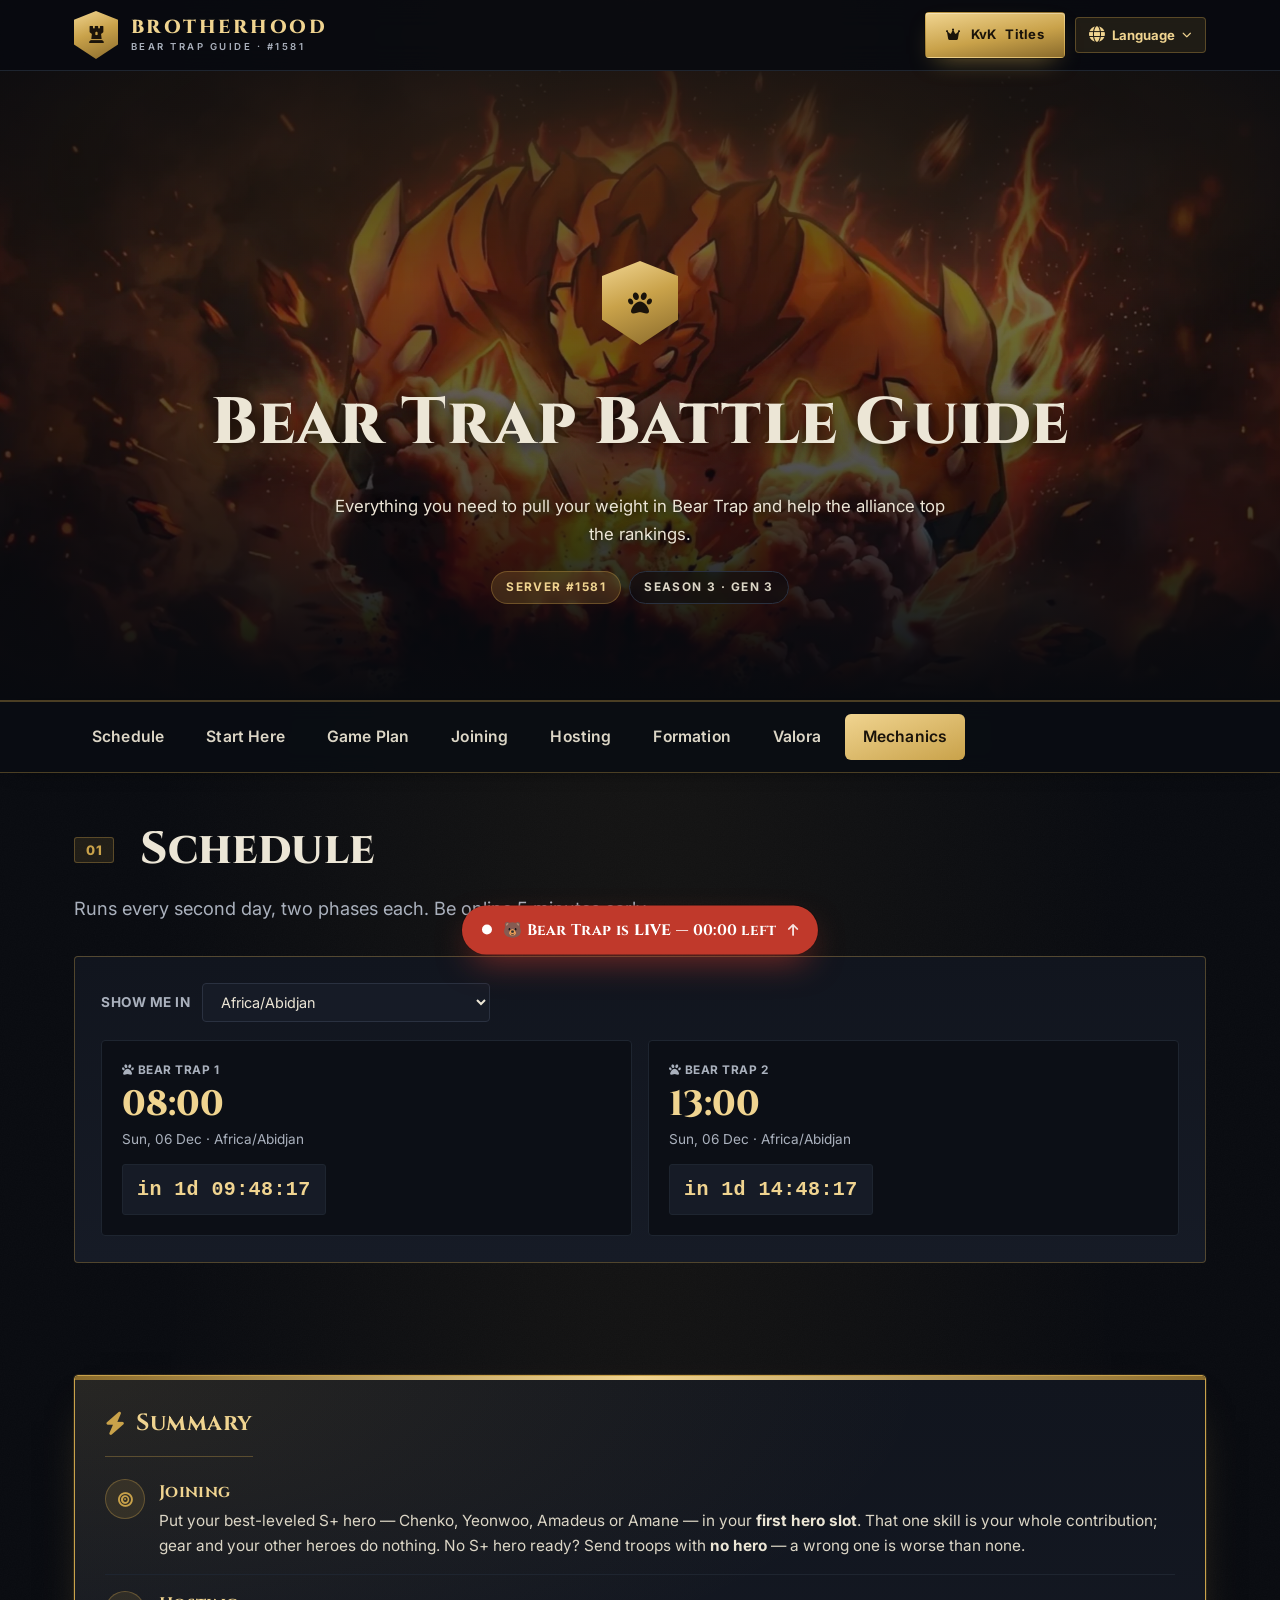
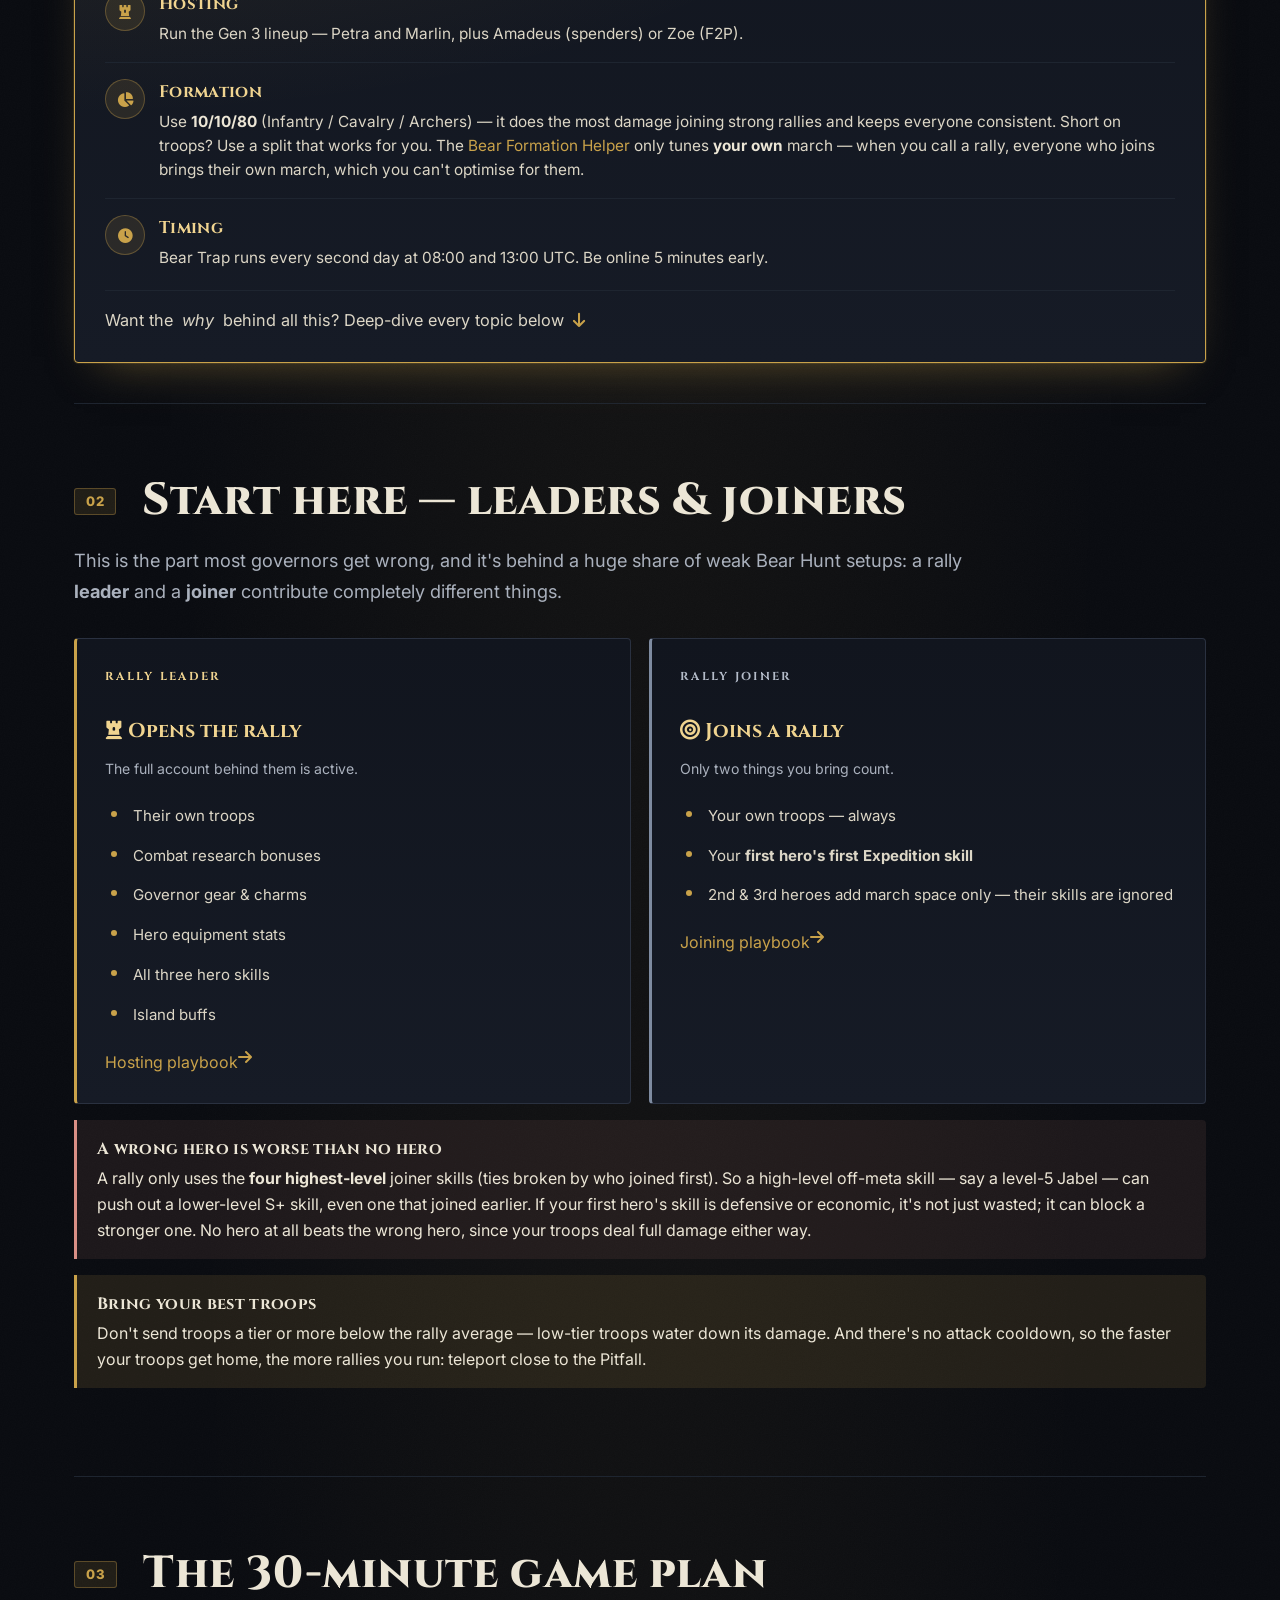
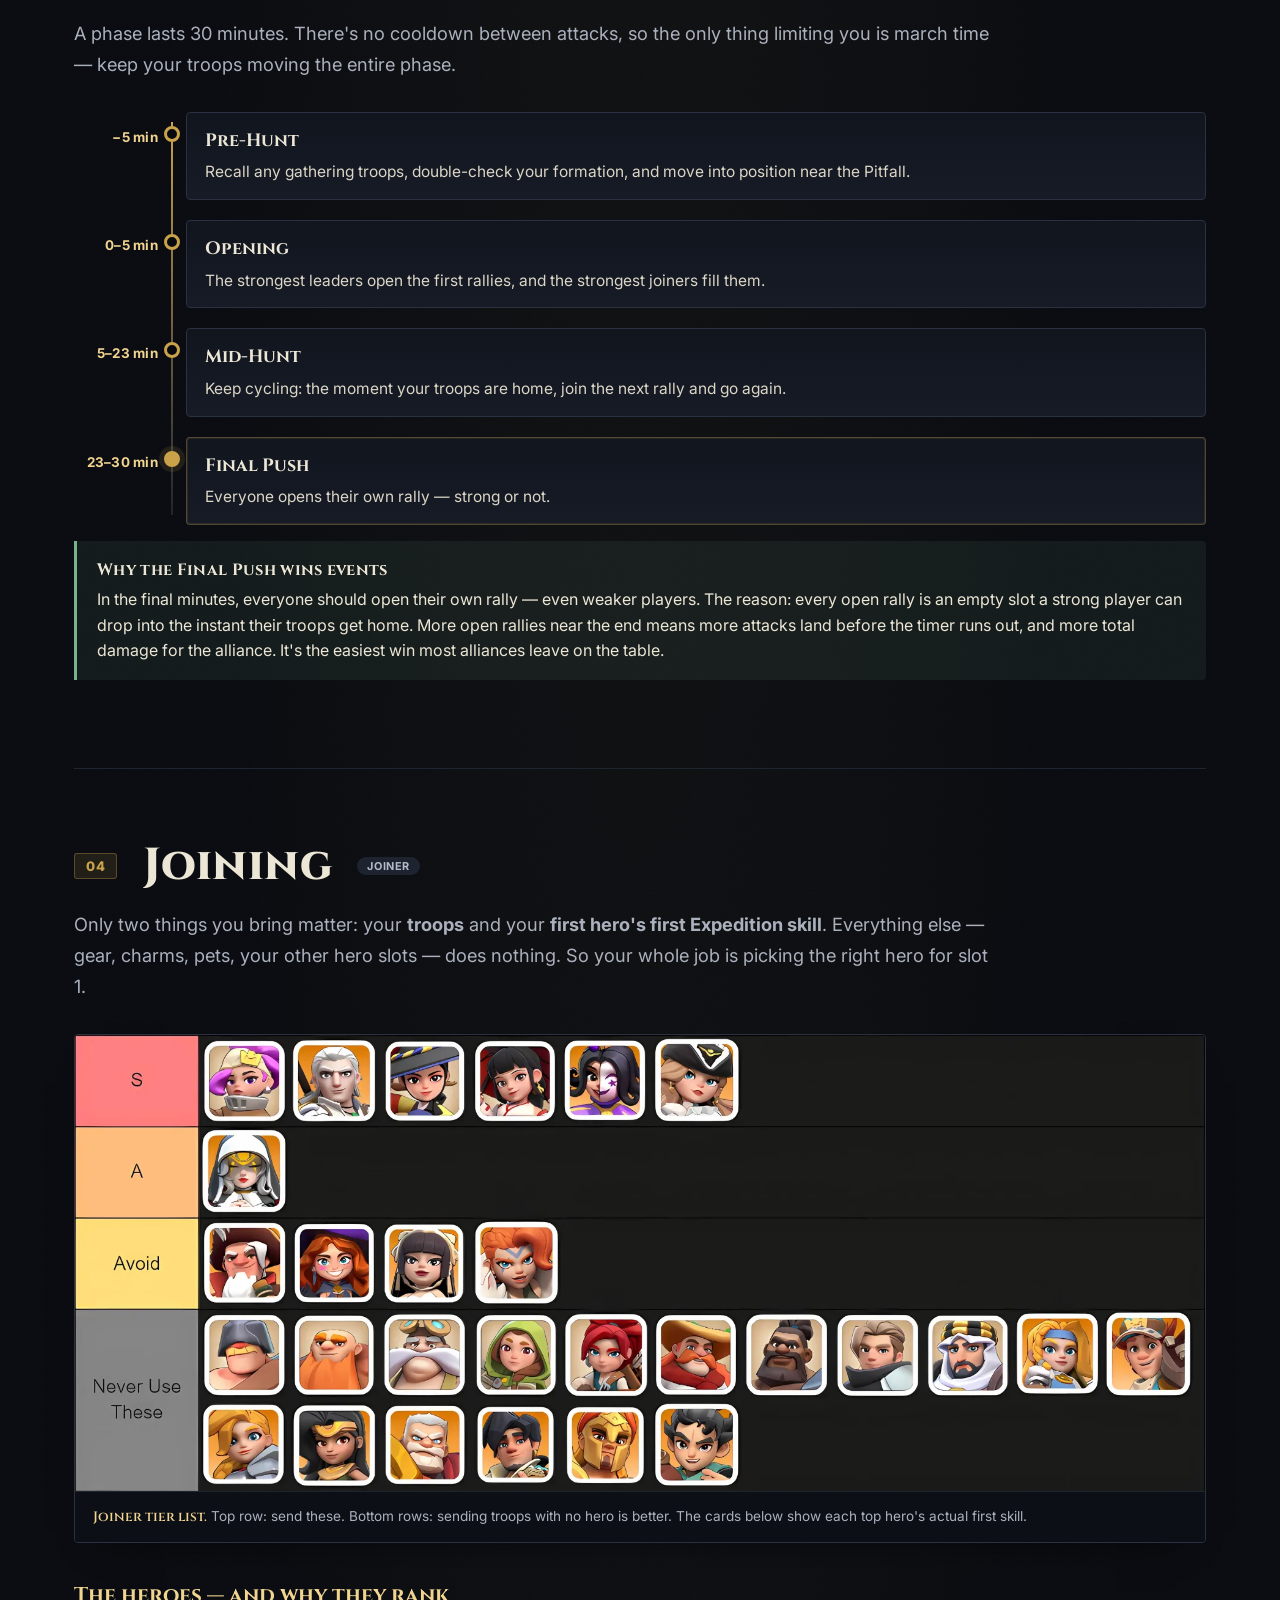
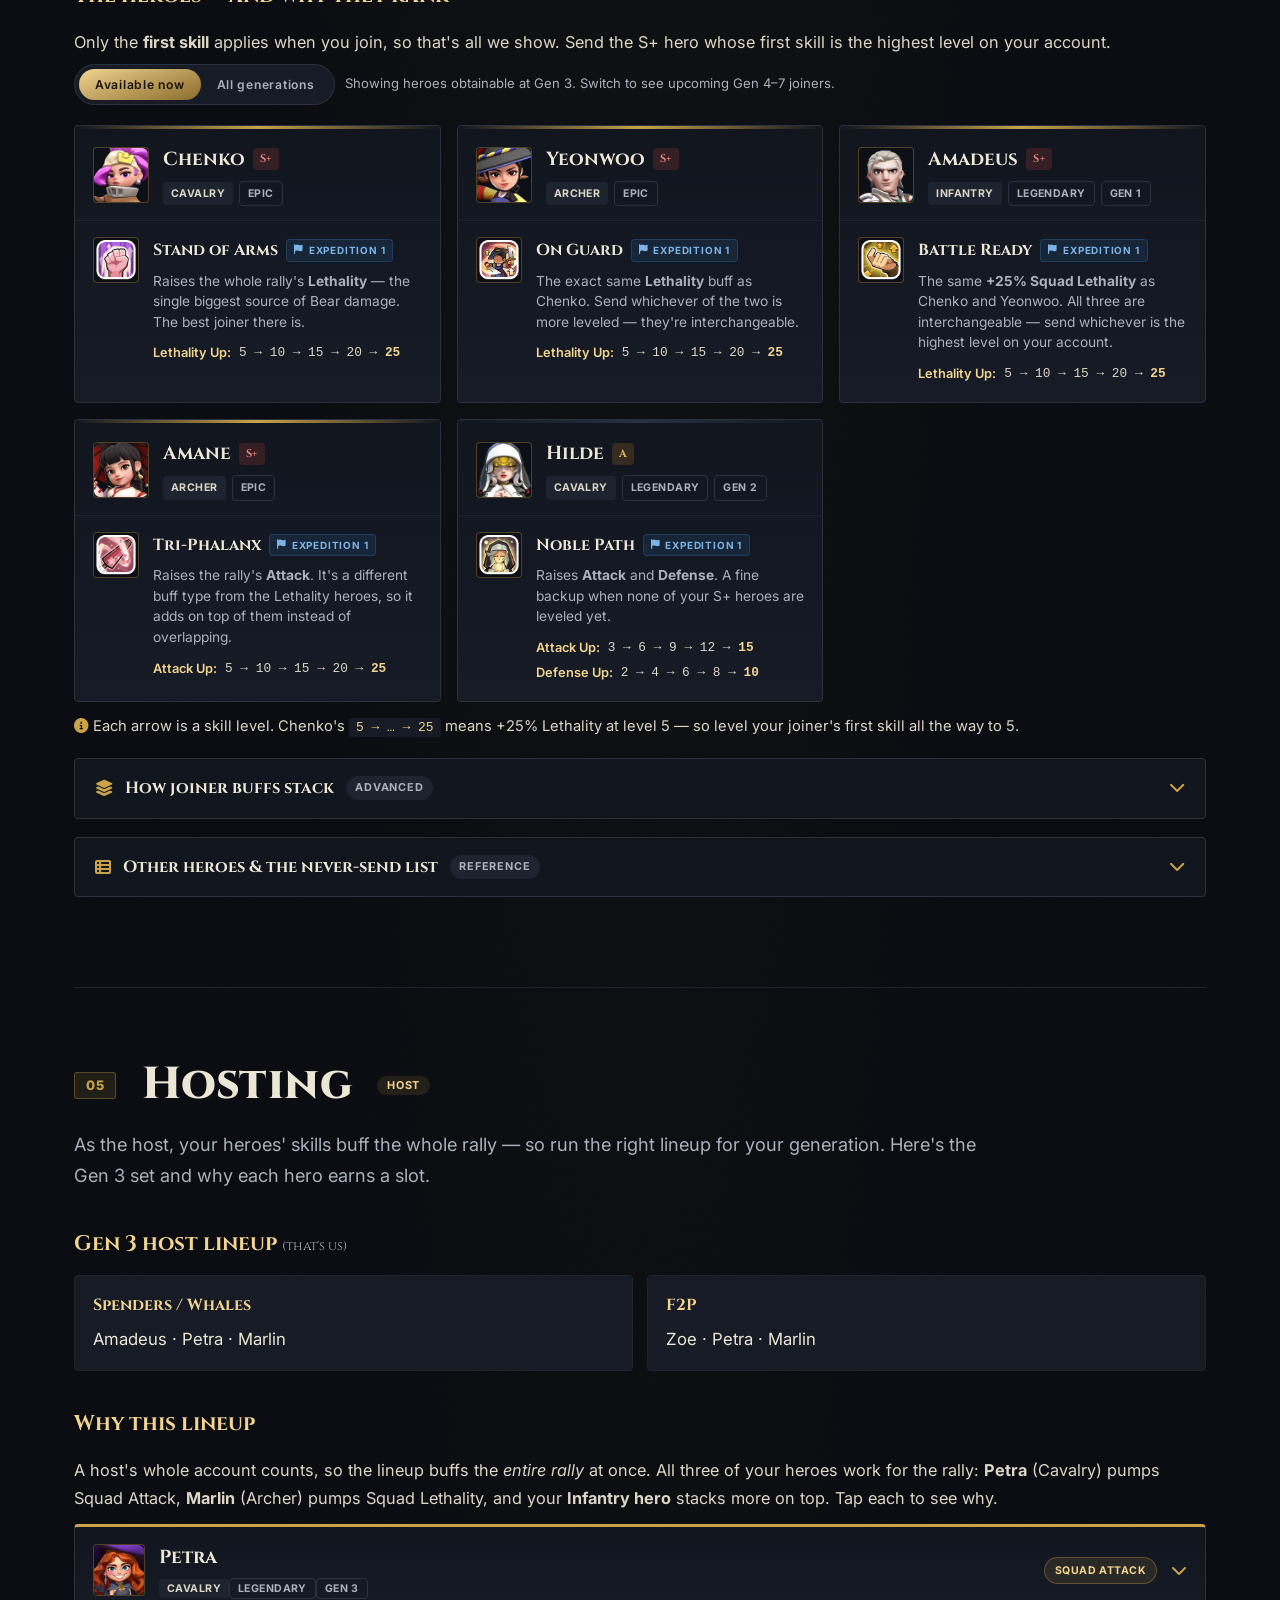
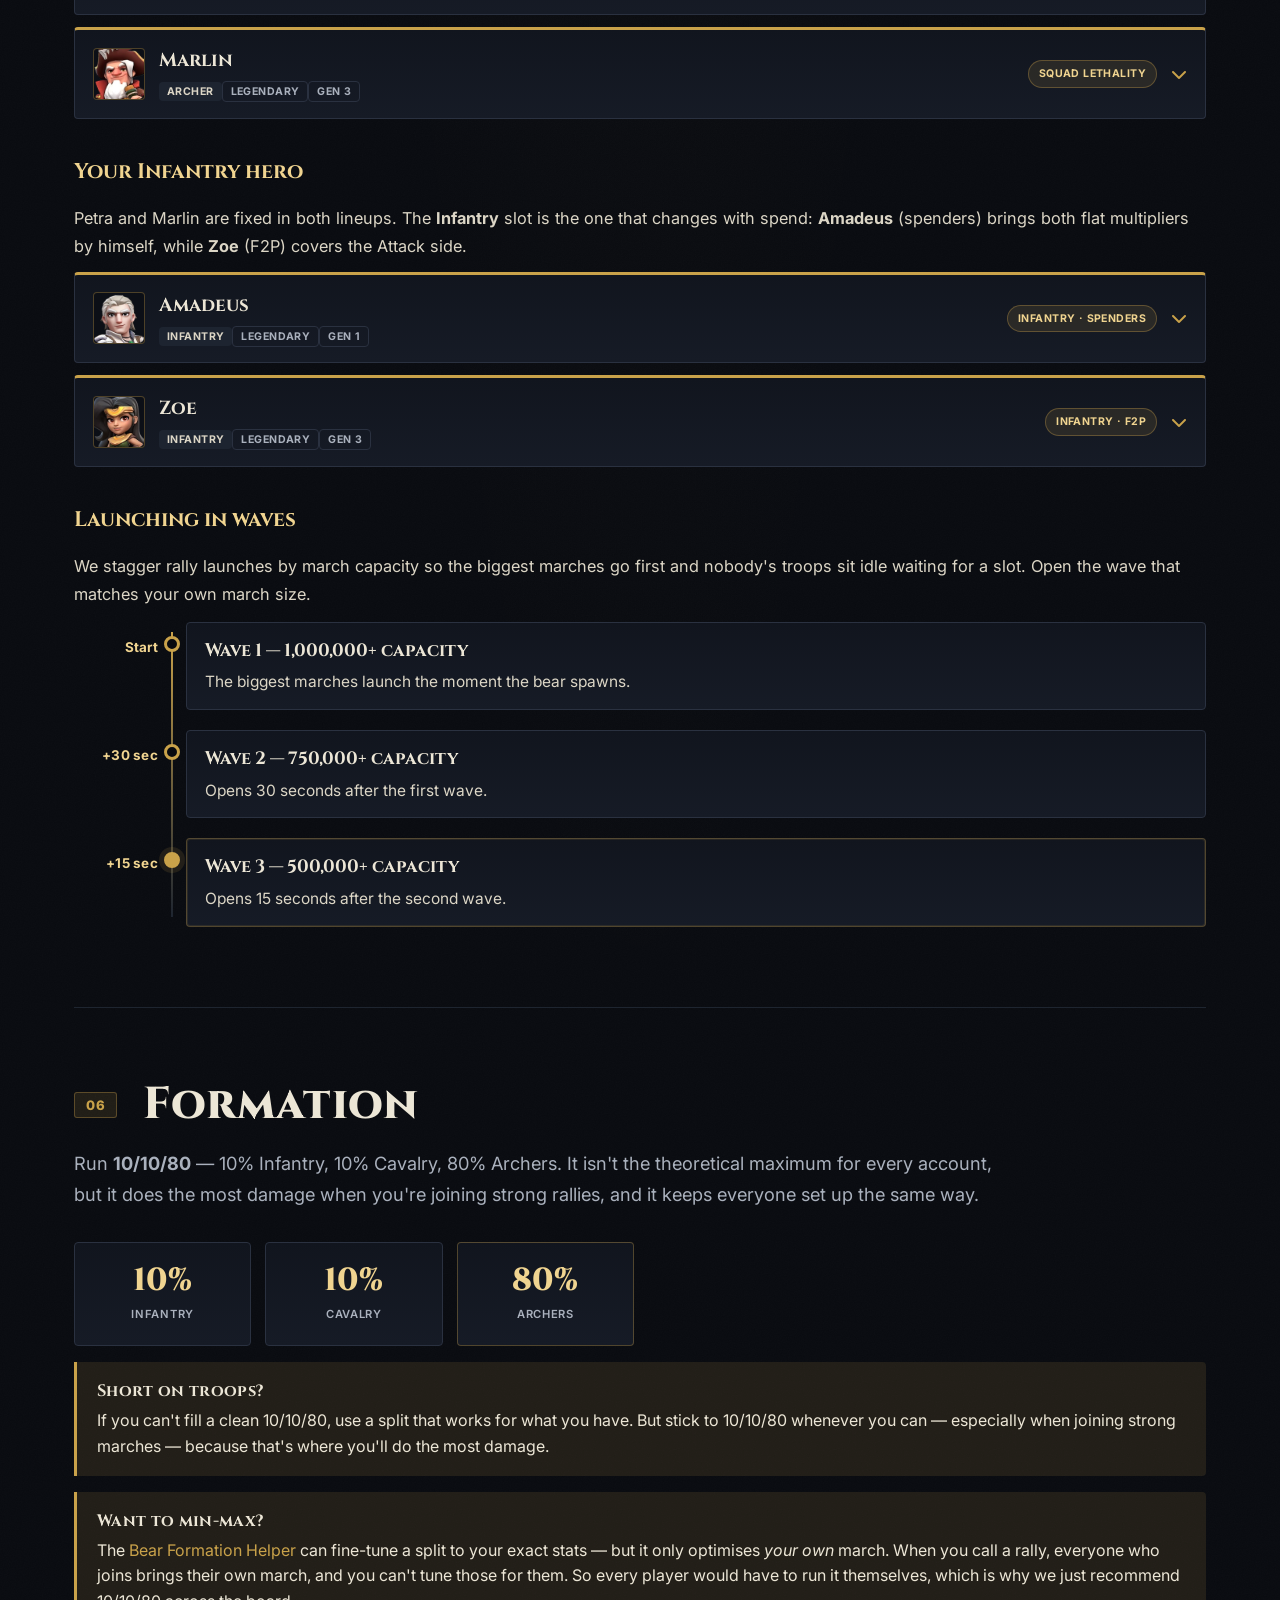
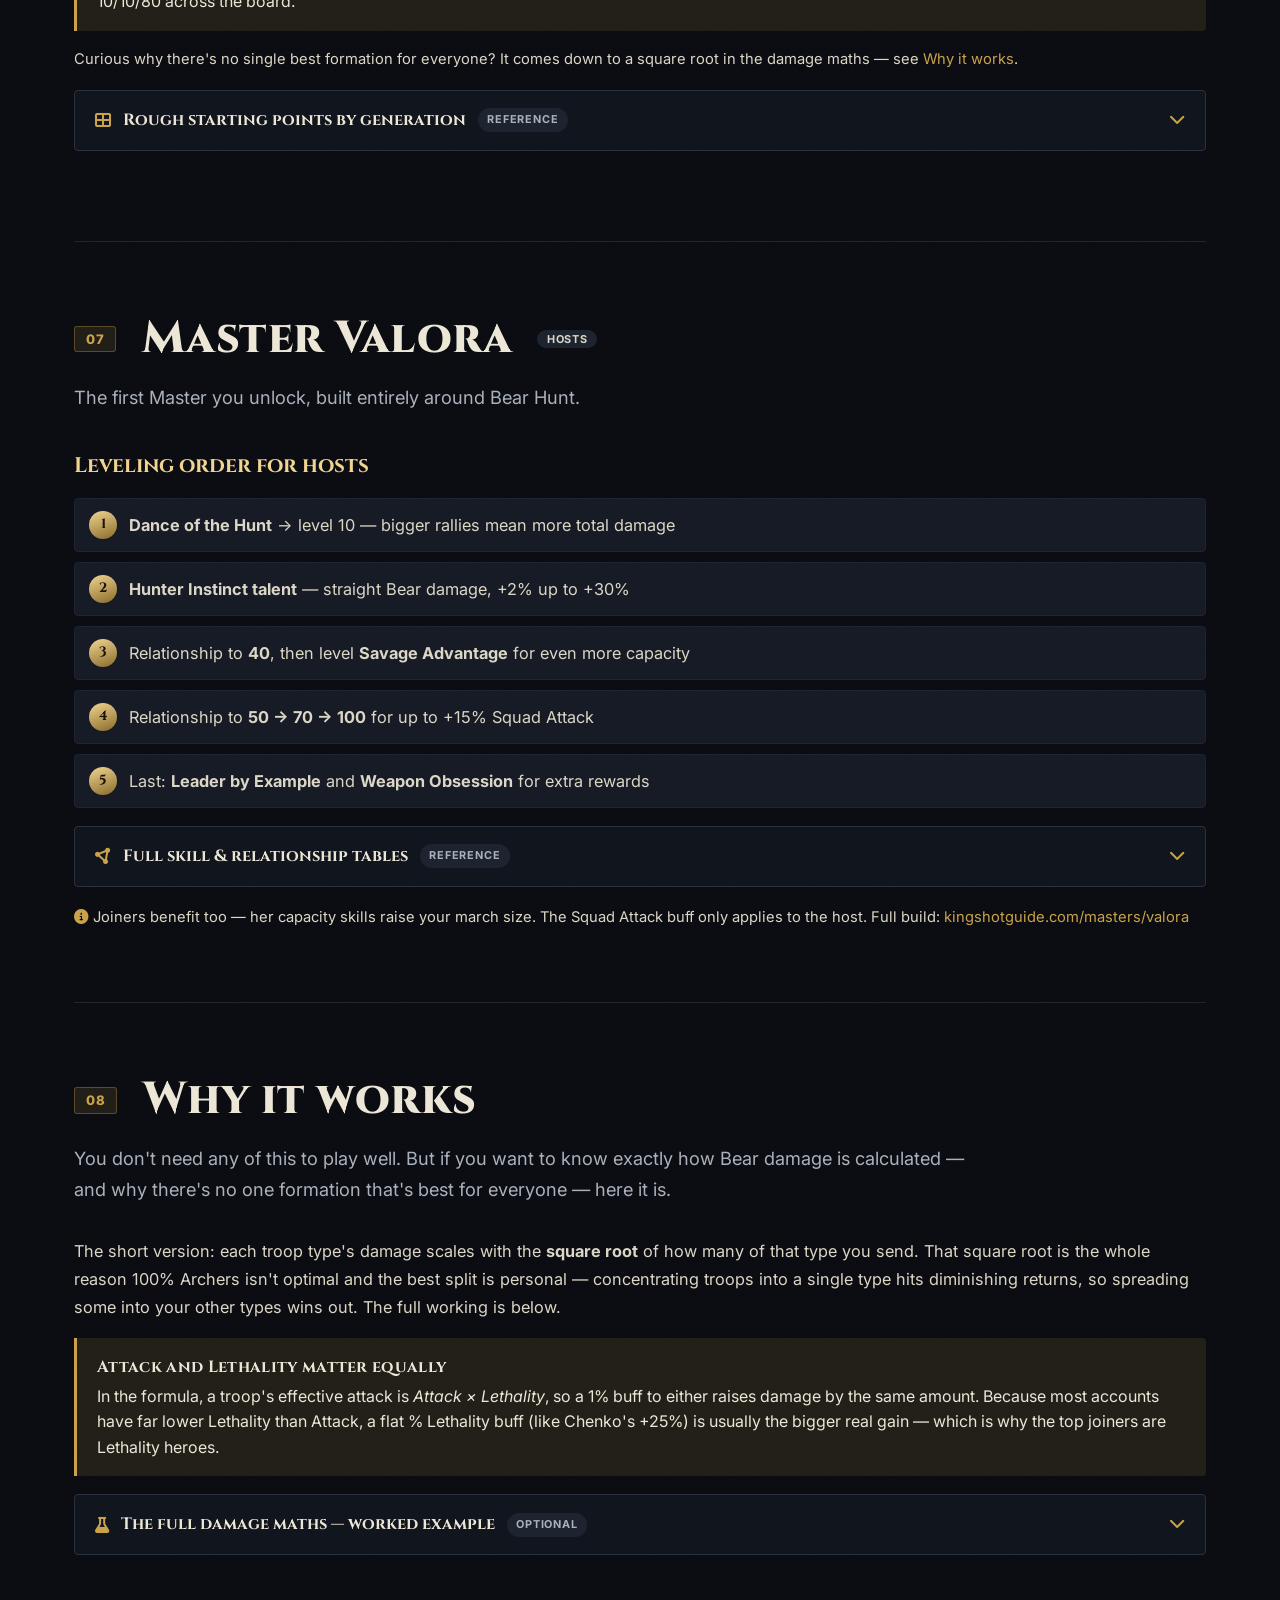
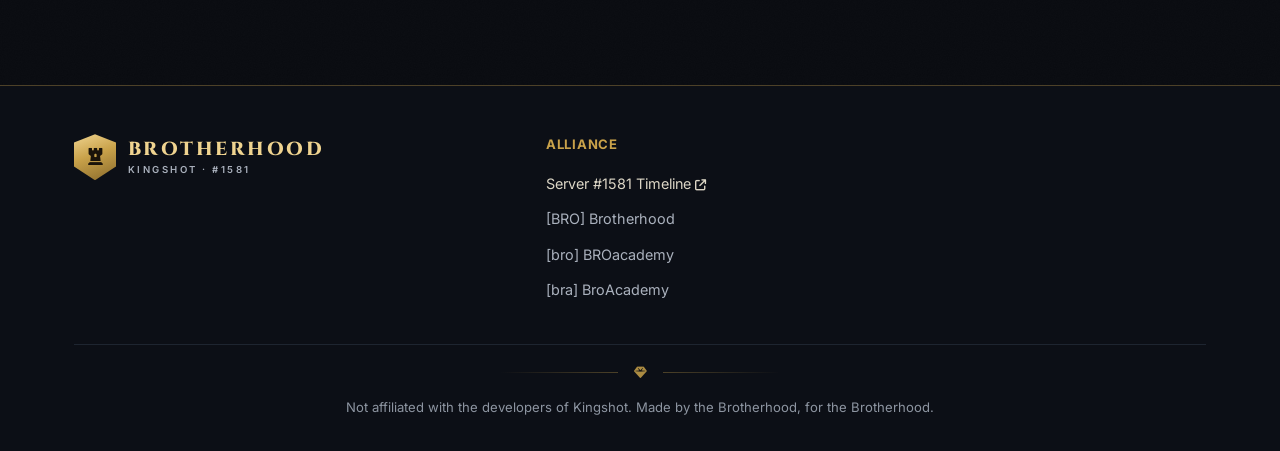
<file: index.html>
<!DOCTYPE html>
<html lang="en">
<head>
<meta charset="UTF-8" />
<meta name="viewport" content="width=device-width, initial-scale=1.0" />
<title>Bear Trap Battle Guide — Brotherhood · Kingshot #1581</title>
<meta name="description" content="The Brotherhood's Bear Trap guide for Kingshot Server #1581 — the 30-minute game plan, joiner heroes, host lineups, formations, and Master Valora." />
<link rel="preconnect" href="https://fonts.googleapis.com" />
<link rel="preconnect" href="https://fonts.gstatic.com" crossorigin />
<link href="https://fonts.googleapis.com/css2?family=Cinzel:wght@400;600;700;800;900&family=Cinzel+Decorative:wght@700;900&family=Inter:wght@400;500;600;700&display=swap" rel="stylesheet" />
<link rel="stylesheet" href="https://cdnjs.cloudflare.com/ajax/libs/font-awesome/6.5.1/css/all.min.css" />
<link rel="stylesheet" href="style.css" />
</head>
<body>

<!-- ===================== NAV ===================== -->
<header class="nav">
  <div class="nav-inner">
    <a class="brand" href="index.html" aria-label="Brotherhood — Bear Trap Guide">
      <span class="crest"><i class="fa-solid fa-chess-rook"></i></span>
      <span class="brand-text">
        <span class="brand-name">BROTHERHOOD</span>
        <span class="brand-sub">Bear Trap Guide · #1581</span>
      </span>
    </a>

    <div class="nav-right">
      <a class="btn btn-gold btn-sm" href="speedups.html"><i class="fa-solid fa-crown"></i> <span class="su-cta-label">KvK </span>Titles</a>
      <div class="lang" data-tl-menu>
        <button class="lang-btn" type="button" data-tl-btn aria-haspopup="true" aria-expanded="false">
          <i class="fa-solid fa-globe"></i><span>Language</span><i class="fa-solid fa-chevron-down" style="font-size:.6rem"></i>
        </button>
        <div class="lang-menu">
          <a href="https://achlime.github.io/bro-1581/"><span class="flag">🇬🇧</span> English</a>
          <a href="https://achlime-github-io.translate.goog/bro-1581/?_x_tr_sl=en&amp;_x_tr_tl=ar&amp;_x_tr_hl=en"><span class="flag">🇸🇦</span> العربية (Arabic)</a>
          <a href="https://achlime-github-io.translate.goog/bro-1581/?_x_tr_sl=en&amp;_x_tr_tl=zh-CN&amp;_x_tr_hl=en"><span class="flag">🇨🇳</span> 中文 (Chinese)</a>
          <a href="https://achlime-github-io.translate.goog/bro-1581/?_x_tr_sl=en&amp;_x_tr_tl=zh-TW&amp;_x_tr_hl=en"><span class="flag">🇹🇼</span> 繁體中文 (Chinese, Traditional)</a>
          <a href="https://achlime-github-io.translate.goog/bro-1581/?_x_tr_sl=en&amp;_x_tr_tl=fr&amp;_x_tr_hl=en"><span class="flag">🇫🇷</span> Français (French)</a>
          <a href="https://achlime-github-io.translate.goog/bro-1581/?_x_tr_sl=en&amp;_x_tr_tl=de&amp;_x_tr_hl=en"><span class="flag">🇩🇪</span> Deutsch (German)</a>
          <a href="https://achlime-github-io.translate.goog/bro-1581/?_x_tr_sl=en&amp;_x_tr_tl=id&amp;_x_tr_hl=en"><span class="flag">🇮🇩</span> Bahasa (Indonesian)</a>
          <a href="https://achlime-github-io.translate.goog/bro-1581/?_x_tr_sl=en&amp;_x_tr_tl=it&amp;_x_tr_hl=en"><span class="flag">🇮🇹</span> Italiano (Italian)</a>
          <a href="https://achlime-github-io.translate.goog/bro-1581/?_x_tr_sl=en&amp;_x_tr_tl=ja&amp;_x_tr_hl=en"><span class="flag">🇯🇵</span> 日本語 (Japanese)</a>
          <a href="https://achlime-github-io.translate.goog/bro-1581/?_x_tr_sl=en&amp;_x_tr_tl=ko&amp;_x_tr_hl=en"><span class="flag">🇰🇷</span> 한국어 (Korean)</a>
          <a href="https://achlime-github-io.translate.goog/bro-1581/?_x_tr_sl=en&amp;_x_tr_tl=pl&amp;_x_tr_hl=en"><span class="flag">🇵🇱</span> Polski (Polish)</a>
          <a href="https://achlime-github-io.translate.goog/bro-1581/?_x_tr_sl=en&amp;_x_tr_tl=pt&amp;_x_tr_hl=en"><span class="flag">🇵🇹</span> Português (Portuguese)</a>
          <a href="https://achlime-github-io.translate.goog/bro-1581/?_x_tr_sl=en&amp;_x_tr_tl=es&amp;_x_tr_hl=en"><span class="flag">🇪🇸</span> Español (Spanish)</a>
          <a href="https://achlime-github-io.translate.goog/bro-1581/?_x_tr_sl=en&amp;_x_tr_tl=th&amp;_x_tr_hl=en"><span class="flag">🇹🇭</span> ไทย (Thai)</a>
          <a href="https://achlime-github-io.translate.goog/bro-1581/?_x_tr_sl=en&amp;_x_tr_tl=tr&amp;_x_tr_hl=en"><span class="flag">🇹🇷</span> Türkçe (Turkish)</a>
        </div>
      </div>
    </div>

    <!-- TODO: re-enable nav and Apply once the rest of the site is ready
    <nav class="nav-links" aria-label="Primary">
      <a href="home.html" data-i18n="nav.home">Home</a>
      <a href="guides.html" data-i18n="nav.guides">Guides</a>
      <a href="index.html" class="active" data-i18n="nav.beartrap">Bear Trap</a>
      <a href="recruitment.html" data-i18n="nav.recruit">Join Us</a>
    </nav>
    <div class="nav-right">
      <div class="lang">
        <button class="lang-btn" data-lang-toggle aria-label="Change language">
          <i class="fa-solid fa-globe"></i><span data-lang-label>EN</span><i class="fa-solid fa-chevron-down" style="font-size:.6rem"></i>
        </button>
        <div class="lang-menu" data-lang-menu></div>
      </div>
      <a class="btn btn-gold desktop-cta" href="recruitment.html" data-i18n="nav.apply">Apply</a>
      <button class="hamburger" data-burger aria-label="Menu"><i class="fa-solid fa-bars"></i></button>
    </div>
    -->
  </div>
</header>
<!-- TODO: re-enable mobile drawer with the rest of the site
<div class="mobile-drawer" data-drawer>
  <a href="home.html" data-i18n="nav.home">Home</a>
  <a href="guides.html" data-i18n="nav.guides">Guides</a>
  <a href="index.html" class="active" data-i18n="nav.beartrap">Bear Trap</a>
  <a href="recruitment.html" data-i18n="nav.recruit">Join Us</a>
  <div class="drawer-cta"><a class="btn btn-gold" href="recruitment.html" style="width:100%" data-i18n="cta.apply">Apply to Join</a></div>
</div>
-->


<!-- ===================== LIVE BANNER (shown only while a phase is running) ===================== -->
<a class="live-banner" id="liveBanner" href="#schedule" aria-label="Bear Trap is live — jump to schedule">
  <span class="lb-dot"></span>
  <span class="lb-text">🐻 Bear Trap is <strong>LIVE</strong> — <span id="liveBannerTime">00:00</span> left</span>
  <i class="fa-solid fa-arrow-up"></i>
</a>

<!-- ===================== PAGE HEADER ===================== -->
<section class="page-header page-header--bear">
  <div class="crest-lg"><i class="fa-solid fa-paw"></i></div>
  <h1>Bear Trap Battle Guide</h1>
  <p>Everything you need to pull your weight in Bear Trap and help the alliance top the rankings.</p>
  <div class="badges" style="margin-top:22px">
    <span class="badge">Server #1581</span>
    <span class="badge alt">Season 3 · Gen 3</span>
  </div>
</section>

<!-- ===================== SUB NAV ===================== -->
<nav class="subnav" aria-label="Guide sections">
  <button class="subnav-toggle" type="button" data-subnav-toggle aria-expanded="false" aria-controls="subnavList">
    <i class="fa-solid fa-list-ul"></i>
    <span class="subnav-current">Jump to section</span>
    <i class="fa-solid fa-chevron-down subnav-caret"></i>
  </button>
  <div class="subnav-inner" id="subnavList">
    <a href="#schedule">Schedule</a>
    <a href="#start">Start Here</a>
    <a href="#plan">Game Plan</a>
    <a href="#joining">Joining</a>
    <a href="#hosting">Hosting</a>
    <a href="#formation">Formation</a>
    <a href="#valora">Valora</a>
    <a href="#mechanics">Mechanics</a>
  </div>
</nav>

<main class="wrap prose" style="padding-top:24px">

  <!-- 01 · SCHEDULE -->
  <section class="guide-section" id="schedule">
    <h2><span class="snum">01</span> Schedule</h2>
    <p class="lede">Runs every second day, two phases each. Be online 5 minutes early.</p>
    <div class="tz-box">
      <div class="tz-controls">
        <label for="tzSelect">Show me in</label>
        <select id="tzSelect"></select>
      </div>
      <div class="tz-grid">
        <div class="tz-card">
          <div class="label"><i class="fa-solid fa-paw"></i> Bear Trap 1</div>
          <div class="time" id="bt1Time">—</div>
          <div class="date" id="bt1Date">UTC 08:00</div>
          <div class="countdown" id="bt1Countdown">—</div>
        </div>
        <div class="tz-card">
          <div class="label"><i class="fa-solid fa-paw"></i> Bear Trap 2</div>
          <div class="time" id="bt2Time">—</div>
          <div class="date" id="bt2Date">UTC 13:00</div>
          <div class="countdown" id="bt2Countdown">—</div>
        </div>
      </div>
    </div>
  </section>

  <!-- SUMMARY -->
  <div class="glance">
    <h3><i class="fa-solid fa-bolt"></i> Summary</h3>
    <div class="glance-grid">
      <div class="gi">
        <span class="gi-ic"><i class="fa-solid fa-bullseye"></i></span>
        <div class="gi-body">
          <div class="gi-title">Joining</div>
          <p class="gi-text">Put your best-leveled S+ hero — Chenko, Yeonwoo, Amadeus or Amane — in your <b>first hero slot</b>. That one skill is your whole contribution; gear and your other heroes do nothing. No S+ hero ready? Send troops with <b>no hero</b> — a wrong one is worse than none.</p>
        </div>
      </div>
      <div class="gi">
        <span class="gi-ic"><i class="fa-solid fa-chess-rook"></i></span>
        <div class="gi-body">
          <div class="gi-title">Hosting</div>
          <p class="gi-text">Run the Gen 3 lineup — Petra and Marlin, plus Amadeus (spenders) or Zoe (F2P).</p>
        </div>
      </div>
      <div class="gi">
        <span class="gi-ic"><i class="fa-solid fa-chart-pie"></i></span>
        <div class="gi-body">
          <div class="gi-title">Formation</div>
          <p class="gi-text">Use <b>10/10/80</b> (Infantry / Cavalry / Archers) — it does the most damage joining strong rallies and keeps everyone consistent. Short on troops? Use a split that works for you. The <a href="https://kingshotsimulator.com/bear-formation-helper/" target="_blank" rel="noopener">Bear Formation Helper</a> only tunes <b>your own</b> march — when you call a rally, everyone who joins brings their own march, which you can't optimise for them.</p>
        </div>
      </div>
      <div class="gi">
        <span class="gi-ic"><i class="fa-solid fa-clock"></i></span>
        <div class="gi-body">
          <div class="gi-title">Timing</div>
          <p class="gi-text">Bear Trap runs every second day at 08:00 and 13:00 UTC. Be online 5 minutes early.</p>
        </div>
      </div>
    </div>
    <p class="glance-more">Want the <em>why</em> behind all this? Deep-dive every topic below <i class="fa-solid fa-arrow-down"></i></p>
  </div>

  <!-- 02 · START HERE -->
  <section class="guide-section" id="start">
    <h2><span class="snum">02</span> Start here — leaders &amp; joiners</h2>
    <p class="lede">This is the part most governors get wrong, and it's behind a huge share of weak Bear Hunt setups: a rally <strong>leader</strong> and a <strong>joiner</strong> contribute completely different things.</p>
    <div class="roles">
      <div class="role host">
        <div class="role-label">Rally Leader</div>
        <h3><i class="fa-solid fa-chess-rook"></i> Opens the rally</h3>
        <p class="who">The full account behind them is active.</p>
        <ul>
          <li>Their own troops</li>
          <li>Combat research bonuses</li>
          <li>Governor gear &amp; charms</li>
          <li>Hero equipment stats</li>
          <li>All three hero skills</li>
          <li>Island buffs</li>
        </ul>
        <a class="card-link" href="#hosting" style="margin-top:14px;display:inline-flex">Hosting playbook <i class="fa-solid fa-arrow-right"></i></a>
      </div>
      <div class="role joiner">
        <div class="role-label">Rally Joiner</div>
        <h3><i class="fa-solid fa-bullseye"></i> Joins a rally</h3>
        <p class="who">Only two things you bring count.</p>
        <ul>
          <li>Your own troops — always</li>
          <li>Your <strong>first hero's first Expedition skill</strong></li>
          <li>2nd &amp; 3rd heroes add march space only — their skills are ignored</li>
        </ul>
        <a class="card-link" href="#joining" style="margin-top:14px;display:inline-flex">Joining playbook <i class="fa-solid fa-arrow-right"></i></a>
      </div>
    </div>

    <div class="callout bad">
      <strong>A wrong hero is worse than no hero</strong>
      A rally only uses the <strong>four highest-level</strong> joiner skills (ties broken by who joined first). So a high-level off-meta skill — say a level-5 Jabel — can push out a lower-level S+ skill, even one that joined earlier. If your first hero's skill is defensive or economic, it's not just wasted; it can block a stronger one. No hero at all beats the wrong hero, since your troops deal full damage either way.
    </div>

    <div class="callout warn">
      <strong>Bring your best troops</strong>
      Don't send troops a tier or more below the rally average — low-tier troops water down its damage. And there's no attack cooldown, so the faster your troops get home, the more rallies you run: teleport close to the Pitfall.
    </div>
  </section>

  <!-- 03 · GAME PLAN -->
  <section class="guide-section" id="plan">
    <h2><span class="snum">03</span> The 30-minute game plan</h2>
    <p class="lede">A phase lasts 30 minutes. There's no cooldown between attacks, so the only thing limiting you is march time — keep your troops moving the entire phase.</p>

    <div class="vtimeline">
      <div class="vtl-item">
        <div class="vtl-time">−5 min</div>
        <span class="vtl-node"></span>
        <div class="vtl-body">
          <h4>Pre-Hunt</h4>
          <p>Recall any gathering troops, double-check your formation, and move into position near the Pitfall.</p>
        </div>
      </div>
      <div class="vtl-item">
        <div class="vtl-time">0–5 min</div>
        <span class="vtl-node"></span>
        <div class="vtl-body">
          <h4>Opening</h4>
          <p>The strongest leaders open the first rallies, and the strongest joiners fill them.</p>
        </div>
      </div>
      <div class="vtl-item">
        <div class="vtl-time">5–23 min</div>
        <span class="vtl-node"></span>
        <div class="vtl-body">
          <h4>Mid-Hunt</h4>
          <p>Keep cycling: the moment your troops are home, join the next rally and go again.</p>
        </div>
      </div>
      <div class="vtl-item final">
        <div class="vtl-time">23–30 min</div>
        <span class="vtl-node"></span>
        <div class="vtl-body">
          <h4>Final Push</h4>
          <p>Everyone opens their own rally — strong or not.</p>
        </div>
      </div>
    </div>

    <div class="callout good">
      <strong>Why the Final Push wins events</strong>
      In the final minutes, everyone should open their own rally — even weaker players. The reason: every open rally is an empty slot a strong player can drop into the instant their troops get home. More open rallies near the end means more attacks land before the timer runs out, and more total damage for the alliance. It's the easiest win most alliances leave on the table.
    </div>
  </section>

  <!-- 04 · JOINING -->
  <section class="guide-section" id="joining">
    <h2><span class="snum">04</span> Joining <span class="pill joiner" style="margin-left:8px">Joiner</span></h2>
    <p class="lede">Only two things you bring matter: your <strong>troops</strong> and your <strong>first hero's first Expedition skill</strong>. Everything else — gear, charms, pets, your other hero slots — does nothing. So your whole job is picking the right hero for slot 1.</p>

    <figure class="figure">
      <img src="img/joiner-tier-list-gen5.webp" alt="Bear Hunt joiner tier list — S, A, Avoid, and Never-use tiers" loading="lazy" />
      <figcaption><strong>Joiner tier list.</strong> Top row: send these. Bottom rows: sending troops with no hero is better. The cards below show each top hero's actual first skill.</figcaption>
    </figure>

    <h3>The heroes — and why they rank</h3>
    <p class="text-muted" style="margin-bottom:8px">Only the <strong>first skill</strong> applies when you join, so that's all we show. Send the S+ hero whose first skill is the highest level on your account.</p>

    <div class="hero-filter">
      <div class="seg" role="group" aria-label="Filter heroes by generation">
        <button data-hero-filter="now" class="active" type="button">Available now</button>
        <button data-hero-filter="all" type="button">All generations</button>
      </div>
      <span class="hint" data-hero-hint>Showing heroes you can get at Gen 3. Switch to see upcoming Gen 4–7 joiners.</span>
    </div>

    <div class="hero-cards">

      <article class="hcard t-s" data-gen="1">
        <div class="hc-head">
          <div class="hc-av"><img src="img/heroes/chenko-avatar.webp" alt="Chenko" loading="lazy"></div>
          <div class="hc-id">
            <div class="hc-name"><b>Chenko</b><span class="hc-tier s">S+</span></div>
            <div class="hc-meta"><span class="hc-chip cls-cavalry">Cavalry</span><span class="hc-chip rar-epic">Epic</span></div>
          </div>
        </div>
        <div class="hc-skill">
          <div class="hc-skill-ic"><img src="img/heroes/chenko-stand-of-arms.webp" alt="Stand of Arms" loading="lazy"></div>
          <div class="hc-skill-body">
            <div class="hc-skill-name"><strong>Stand of Arms</strong><span class="exp-tag"><i class="fa-solid fa-flag"></i> Expedition 1</span></div>
            <p class="hc-desc">Raises the whole rally's <strong>Lethality</strong> — the single biggest source of Bear damage. The best joiner there is.</p>
            <div class="hc-stat"><span class="k">Lethality Up:</span> <span class="scale">5 → 10 → 15 → 20 → <span class="max">25</span></span></div>
          </div>
        </div>
      </article>

      <article class="hcard t-s" data-gen="1">
        <div class="hc-head">
          <div class="hc-av"><img src="img/heroes/yeonwoo-avatar.webp" alt="Yeonwoo" loading="lazy"></div>
          <div class="hc-id">
            <div class="hc-name"><b>Yeonwoo</b><span class="hc-tier s">S+</span></div>
            <div class="hc-meta"><span class="hc-chip cls-archer">Archer</span><span class="hc-chip rar-epic">Epic</span></div>
          </div>
        </div>
        <div class="hc-skill">
          <div class="hc-skill-ic"><img src="img/heroes/yeonwoo-on-guard.webp" alt="On Guard" loading="lazy"></div>
          <div class="hc-skill-body">
            <div class="hc-skill-name"><strong>On Guard</strong><span class="exp-tag"><i class="fa-solid fa-flag"></i> Expedition 1</span></div>
            <p class="hc-desc">The exact same <strong>Lethality</strong> buff as Chenko. Send whichever of the two is more leveled — they're interchangeable.</p>
            <div class="hc-stat"><span class="k">Lethality Up:</span> <span class="scale">5 → 10 → 15 → 20 → <span class="max">25</span></span></div>
          </div>
        </div>
      </article>

      <article class="hcard t-s" data-gen="1">
        <div class="hc-head">
          <div class="hc-av"><img src="img/heroes/amadeus-avatar.webp" alt="Amadeus" loading="lazy"></div>
          <div class="hc-id">
            <div class="hc-name"><b>Amadeus</b><span class="hc-tier s">S+</span></div>
            <div class="hc-meta"><span class="hc-chip cls-infantry">Infantry</span><span class="hc-chip rar-legendary">Legendary</span><span class="hc-chip gen">Gen 1</span></div>
          </div>
        </div>
        <div class="hc-skill">
          <div class="hc-skill-ic"><img src="img/heroes/amadeus-battle-ready.webp" alt="Battle Ready" loading="lazy"></div>
          <div class="hc-skill-body">
            <div class="hc-skill-name"><strong>Battle Ready</strong><span class="exp-tag"><i class="fa-solid fa-flag"></i> Expedition 1</span></div>
            <p class="hc-desc">The same <strong>+25% Squad Lethality</strong> as Chenko and Yeonwoo. All three are interchangeable — send whichever is the highest level on your account.</p>
            <div class="hc-stat"><span class="k">Lethality Up:</span> <span class="scale">5 → 10 → 15 → 20 → <span class="max">25</span></span></div>
          </div>
        </div>
      </article>

      <article class="hcard t-s" data-gen="1">
        <div class="hc-head">
          <div class="hc-av"><img src="img/heroes/amane-avatar.webp" alt="Amane" loading="lazy"></div>
          <div class="hc-id">
            <div class="hc-name"><b>Amane</b><span class="hc-tier s">S+</span></div>
            <div class="hc-meta"><span class="hc-chip cls-archer">Archer</span><span class="hc-chip rar-epic">Epic</span></div>
          </div>
        </div>
        <div class="hc-skill">
          <div class="hc-skill-ic"><img src="img/heroes/amane-tri-phalanx.webp" alt="Tri-Phalanx" loading="lazy"></div>
          <div class="hc-skill-body">
            <div class="hc-skill-name"><strong>Tri-Phalanx</strong><span class="exp-tag"><i class="fa-solid fa-flag"></i> Expedition 1</span></div>
            <p class="hc-desc">Raises the rally's <strong>Attack</strong>. It's a different buff type from the Lethality heroes, so it adds on top of them instead of overlapping.</p>
            <div class="hc-stat"><span class="k">Attack Up:</span> <span class="scale">5 → 10 → 15 → 20 → <span class="max">25</span></span></div>
          </div>
        </div>
      </article>

      <article class="hcard t-a" data-gen="2">
        <div class="hc-head">
          <div class="hc-av"><img src="img/heroes/hilde-avatar.webp" alt="Hilde" loading="lazy"></div>
          <div class="hc-id">
            <div class="hc-name"><b>Hilde</b><span class="hc-tier a">A</span></div>
            <div class="hc-meta"><span class="hc-chip cls-cavalry">Cavalry</span><span class="hc-chip rar-legendary">Legendary</span><span class="hc-chip gen">Gen 2</span></div>
          </div>
        </div>
        <div class="hc-skill">
          <div class="hc-skill-ic"><img src="img/heroes/hilde-noble-path.webp" alt="Noble Path" loading="lazy"></div>
          <div class="hc-skill-body">
            <div class="hc-skill-name"><strong>Noble Path</strong><span class="exp-tag"><i class="fa-solid fa-flag"></i> Expedition 1</span></div>
            <p class="hc-desc">Raises <strong>Attack</strong> and <strong>Defense</strong>. A fine backup when none of your S+ heroes are leveled yet.</p>
            <div class="hc-stat"><span class="k">Attack Up:</span> <span class="scale">3 → 6 → 9 → 12 → <span class="max">15</span></span></div>
            <div class="hc-stat hc-stat-row"><span class="k">Defense Up:</span> <span class="scale">2 → 4 → 6 → 8 → <span class="max">10</span></span></div>
          </div>
        </div>
      </article>

      <article class="hcard t-s" data-gen="4">
        <div class="hc-head">
          <div class="hc-av"><img src="img/heroes/margot-avatar.webp" alt="Margot" loading="lazy"></div>
          <div class="hc-id">
            <div class="hc-name"><b>Margot</b><span class="hc-tier s">S+</span></div>
            <div class="hc-meta"><span class="hc-chip cls-cavalry">Cavalry</span><span class="hc-chip rar-legendary">Legendary</span><span class="hc-chip gen">Gen 4</span></div>
          </div>
        </div>
        <div class="hc-skill">
          <div class="hc-skill-ic"><img src="img/heroes/margot-warbringer.webp" alt="Warbringer" loading="lazy"></div>
          <div class="hc-skill-body">
            <div class="hc-skill-name"><strong>Warbringer</strong><span class="exp-tag"><i class="fa-solid fa-flag"></i> Expedition 1</span></div>
            <p class="hc-desc">Raises the rally's <strong>Attack</strong>. A different buff type again, so it stacks with the Lethality heroes and Amane.</p>
            <div class="hc-stat"><span class="k">Attack Up:</span> <span class="scale">5 → 10 → 15 → 20 → <span class="max">25</span></span></div>
          </div>
        </div>
      </article>

      <article class="hcard t-s" data-gen="5">
        <div class="hc-head">
          <div class="hc-av"><img src="img/heroes/vivian-avatar.webp" alt="Vivian" loading="lazy"></div>
          <div class="hc-id">
            <div class="hc-name"><b>Vivian</b><span class="hc-tier s">S+</span></div>
            <div class="hc-meta"><span class="hc-chip cls-archer">Archer</span><span class="hc-chip rar-legendary">Legendary</span><span class="hc-chip gen">Gen 5</span></div>
          </div>
        </div>
        <div class="hc-skill">
          <div class="hc-skill-ic"><img src="img/heroes/vivian-crouching-tiger.webp" alt="Crouching Tiger" loading="lazy"></div>
          <div class="hc-skill-body">
            <div class="hc-skill-name"><strong>Crouching Tiger</strong><span class="exp-tag"><i class="fa-solid fa-flag"></i> Expedition 1</span></div>
            <p class="hc-desc">Makes the bear take <strong>more damage from everyone</strong> in the rally — a force-multiplier on top of the other buffs.</p>
            <div class="hc-stat"><span class="k">Enemy Damage Taken Up:</span> <span class="scale">5 → 10 → 15 → 20 → <span class="max">25</span></span></div>
          </div>
        </div>
      </article>

      <article class="hcard t-s" data-gen="7">
        <div class="hc-head">
          <div class="hc-av"><img src="img/heroes/wee-and-woo-avatar.webp" alt="Wee & Woo" loading="lazy"></div>
          <div class="hc-id">
            <div class="hc-name"><b>Wee &amp; Woo</b><span class="hc-tier s">S+</span></div>
            <div class="hc-meta"><span class="hc-chip cls-archer">Archer</span><span class="hc-chip rar-legendary">Legendary</span><span class="hc-chip gen">Gen 7</span></div>
          </div>
        </div>
        <div class="hc-skill">
          <div class="hc-skill-ic"><img src="img/heroes/wee-and-woo-artillerymen.webp" alt="Artillerymen" loading="lazy"></div>
          <div class="hc-skill-body">
            <div class="hc-skill-name"><strong>Artillerymen</strong><span class="exp-tag"><i class="fa-solid fa-flag"></i> Expedition 1</span></div>
            <p class="hc-desc">Raises <strong>Attack</strong> and <strong>Lethality</strong> at once — two buffs from a single joiner slot.</p>
            <div class="hc-stat"><span class="k">Attack Up:</span> <span class="scale">3 → 6 → 9 → 12 → <span class="max">15</span></span></div>
            <div class="hc-stat hc-stat-row"><span class="k">Lethality Up:</span> <span class="scale">2 → 4 → 6 → 8 → <span class="max">10</span></span></div>
          </div>
        </div>
      </article>

      <article class="hcard t-s" data-gen="7">
        <div class="hc-head">
          <div class="hc-av"><img src="img/heroes/ava-avatar.webp" alt="Ava" loading="lazy"></div>
          <div class="hc-id">
            <div class="hc-name"><b>Ava</b><span class="hc-tier s">S+</span></div>
            <div class="hc-meta"><span class="hc-chip cls-cavalry">Cavalry</span><span class="hc-chip rar-legendary">Legendary</span><span class="hc-chip gen">Gen 7</span></div>
          </div>
        </div>
        <div class="hc-skill">
          <div class="hc-skill-ic"><img src="img/heroes/ava-dissolution.webp" alt="Dissolution" loading="lazy"></div>
          <div class="hc-skill-body">
            <div class="hc-skill-name"><strong>Dissolution</strong><span class="exp-tag"><i class="fa-solid fa-flag"></i> Expedition 1</span></div>
            <p class="hc-desc">Lowers the bear's <strong>Defense</strong>, so every attack in the rally hits harder. Best once your rally already has Attack and Lethality covered.</p>
            <div class="hc-stat"><span class="k">Enemy Defense Down:</span> <span class="scale">5 → 10 → 15 → 20 → <span class="max">25</span></span></div>
          </div>
        </div>
      </article>

    </div>

    <p class="text-muted" style="font-size:.92rem;margin-top:12px"><i class="fa-solid fa-circle-info" style="color:var(--gold)"></i> Each arrow is a skill level. Chenko's <code>5 → … → 25</code> means +25% Lethality at level 5 — so level your joiner's first skill all the way to 5.</p>

    <details class="deep">
      <summary><i class="fa-solid fa-layer-group lead-ic"></i> How joiner buffs stack <span class="tag-opt">Advanced</span><span class="chev"><i class="fa-solid fa-chevron-down"></i></span></summary>
      <div class="deep-body">
        <p>When you join a rally, your slot-1 hero's first skill becomes a buff for the <strong>whole rally</strong>, not just your own troops. A rally can hold <strong>up to four</strong> of these joiner buffs at once — and there are two very different kinds.</p>

        <div class="split">
          <div class="mini good">
            <h4><i class="fa-solid fa-check"></i> Always-on buffs — these add up</h4>
            <p>Chenko, Yeonwoo, Amadeus, Amane and Hilde give a flat boost (like +25% Lethality) that's active the entire fight.</p>
            <p class="ex">If four people each send Chenko, the rally gets all four boosts. Pile on as many of these as you can.</p>
          </div>
          <div class="mini bad">
            <h4><i class="fa-solid fa-xmark"></i> Lucky-chance buffs — these don't</h4>
            <p>Jabel, Marlin, Zoe, Jaeger and Petra only trigger on a random chance during the fight.</p>
            <p class="ex">Sending two of the same does nothing extra — the second is wasted. One per rally at most.</p>
          </div>
        </div>

        <h4>How the rally picks the four</h4>
        <p>The rally takes the <strong>four highest-level</strong> joiner skills across everyone, and breaks ties by <strong>join order</strong> (earlier joiners win a tie). Level comes first — <em>not</em> when you joined.</p>
        <p><strong>Worked example:</strong> you send a Chenko with a <strong>level&nbsp;4</strong> skill and you're 2nd into the rally. Someone joins 10th with a <strong>level&nbsp;5</strong> Jabel. Because level&nbsp;5 beats level&nbsp;4, the Jabel takes a slot and can bump your Chenko out — even though you joined eight places earlier.</p>
        <p>Two things follow from this: <strong>level your S+ skills as high as you can</strong> so they stay in the top four, and make sure people are <strong>sending the right heroes</strong> — a high-level junk skill actively pushes a good one out. No leveled S+ hero ready? Send troops with <strong>no hero</strong> rather than a high-level off-meta one.</p>
        <p>The cap cuts the other way too: once four Chenkos (or Yeonwoos) are locked in, a fifth adds <strong>nothing</strong> — so check the rally before you pile on.</p>

        <h4>How to check what's active</h4>
        <ol class="steps">
          <li>In the rally, tap the <strong>flag icon</strong> in the top-right corner.</li>
          <li>Scroll to the bottom — it lists every buff currently applied to the rally.</li>
          <li>If something's wrong, the rally leader can remove that player and re-fill the slot.</li>
        </ol>
      </div>
    </details>

    <details class="deep">
      <summary><i class="fa-solid fa-table-list lead-ic"></i> Other heroes &amp; the never-send list <span class="tag-opt">Reference</span><span class="chev"><i class="fa-solid fa-chevron-down"></i></span></summary>
      <div class="deep-body">
        <div class="table-wrap">
          <table>
            <thead><tr><th style="width:90px">Tier</th><th>Hero</th><th>Notes</th></tr></thead>
            <tbody>
              <tr><td><span class="pill tier-a">A</span></td><td><strong>Thrud</strong> — Archer + Infantry Attack</td><td>Not chance-based; quietly underrated</td></tr>
              <tr><td><span class="pill tier-b">B</span></td><td>Marlin · Zoe · Jaeger · Petra</td><td>Lucky-chance buffs — one per rally at most</td></tr>
              <tr><td><span class="pill tier-x">Never</span></td><td>Jabel · Gordon · Edwin · Longfei · Helga · Diana</td><td>Defensive or economy skills — send troops only</td></tr>
            </tbody>
          </table>
        </div>
      </div>
    </details>
  </section>

  <!-- 05 · HOSTING -->
  <section class="guide-section" id="hosting">
    <h2><span class="snum">05</span> Hosting <span class="pill host" style="margin-left:8px">Host</span></h2>
    <p class="lede">As the host, your heroes' skills buff the whole rally — so run the right lineup for your generation. Here's the Gen 3 set and why each hero earns a slot.</p>

    <h3>Gen 3 host lineup <span class="text-muted" style="font-size:.8rem;font-weight:400">(that's us)</span></h3>
    <div class="split">
      <div class="mini">
        <h4 style="color:var(--gold-bright)">Spenders / Whales</h4>
        <p style="font-size:1.05rem;color:var(--ink)">Amadeus · Petra · Marlin</p>
      </div>
      <div class="mini">
        <h4 style="color:var(--gold-bright)">F2P</h4>
        <p style="font-size:1.05rem;color:var(--ink)">Zoe · Petra · Marlin</p>
      </div>
    </div>

    <h3>Why this lineup</h3>
    <p>A host's whole account counts, so the lineup buffs the <em>entire rally</em> at once. All three of your heroes work for the rally: <strong>Petra</strong> (Cavalry) pumps Squad Attack, <strong>Marlin</strong> (Archer) pumps Squad Lethality, and your <strong>Infantry hero</strong> stacks more on top. Tap each to see why.</p>

    <details class="hero-acc">
      <summary>
        <div class="hc-av"><img src="img/heroes/petra-avatar.webp" alt="Petra" loading="lazy"></div>
        <div class="hc-id">
          <div class="hc-name"><b>Petra</b></div>
          <div class="hc-meta"><span class="hc-chip cls-cavalry">Cavalry</span><span class="hc-chip rar-legendary">Legendary</span><span class="hc-chip gen">Gen 3</span></div>
        </div>
        <span class="acc-role">Squad Attack</span>
        <i class="fa-solid fa-chevron-down acc-caret"></i>
      </summary>
      <div class="spotlight hero-acc-body">
        <div class="callout good" style="margin:0 0 6px">
          <strong>The Squad Attack engine</strong>
          Petra's widget skill boosts <strong>Squad Attack</strong> — every troop type, not just Cavalry — and she's the first Cavalry hero with an offensive rally widget skill. That's why she's a lock in the lineup.
        </div>
        <div class="sp-skill">
          <div class="hc-skill-ic"><img src="img/heroes/petra-fates-writ.webp" alt="Fate's Writ widget" loading="lazy"></div>
          <div class="hc-skill-body">
            <div class="hc-skill-name"><strong>Cosmic Eye</strong> <span class="tag-widget"><i class="fa-solid fa-gem"></i> Widget · Fate's Writ</span></div>
            <p class="hc-desc">Raises <strong>Rally Squad Attack</strong> — applies to the whole rally, all troop types. This is the skill that makes her special.</p>
            <div class="hc-stat"><span class="k">Rally Squad Attack:</span> <span class="scale">5 → 7.5 → 10 → 12.5 → <span class="max">15%</span></span></div>
          </div>
        </div>
        <div class="sp-skill">
          <div class="hc-skill-ic"><img src="img/heroes/petra-evil-eye.webp" alt="Evil Eye" loading="lazy"></div>
          <div class="hc-skill-body">
            <div class="hc-skill-name"><strong>Evil Eye</strong></div>
            <p class="hc-desc">50% chance on attack to curse the bear, raising the damage it takes from everyone.</p>
            <div class="hc-stat"><span class="k">Enemy Damage Taken:</span> <span class="scale">10 → 20 → 30 → 40 → <span class="max">50%</span></span></div>
          </div>
        </div>
        <div class="sp-skill">
          <div class="hc-skill-ic"><img src="img/heroes/petra-the-favor.webp" alt="The Favor" loading="lazy"></div>
          <div class="hc-skill-body">
            <div class="hc-skill-name"><strong>The Favor</strong></div>
            <p class="hc-desc">50% chance on attack to raise the whole Squad's Attack again.</p>
            <div class="hc-stat"><span class="k">Damage Up:</span> <span class="scale">10 → 20 → 30 → 40 → <span class="max">50%</span></span></div>
          </div>
        </div>
        <p class="sp-foot"><i class="fa-solid fa-gem" style="color:var(--gold)"></i> Maxed, Fate's Writ also adds <strong>+70% Cavalry Lethality</strong> and <strong>+70% Cavalry Health</strong> — so level the widget as high as you can.</p>
      </div>
    </details>

    <details class="hero-acc">
      <summary>
        <div class="hc-av"><img src="img/heroes/marlin-avatar.webp" alt="Marlin" loading="lazy"></div>
        <div class="hc-id">
          <div class="hc-name"><b>Marlin</b></div>
          <div class="hc-meta"><span class="hc-chip cls-archer">Archer</span><span class="hc-chip rar-legendary">Legendary</span><span class="hc-chip gen">Gen 3</span></div>
        </div>
        <span class="acc-role">Squad Lethality</span>
        <i class="fa-solid fa-chevron-down acc-caret"></i>
      </summary>
      <div class="spotlight hero-acc-body">
        <div class="callout good" style="margin:0 0 6px">
          <strong>The Squad Lethality engine</strong>
          Marlin's widget adds <strong>Squad Lethality</strong> to the whole rally — the perfect partner to Petra's Squad Attack. Run both and a rally gets both damage multipliers at once.
        </div>
        <div class="sp-skill">
          <div class="hc-skill-ic"><img src="img/heroes/marlin-admiral.webp" alt="Admiral of the Line" loading="lazy"></div>
          <div class="hc-skill-body">
            <div class="hc-skill-name"><strong>Admiral of the Line</strong> <span class="tag-widget"><i class="fa-solid fa-gem"></i> Widget · Mistweaver</span></div>
            <p class="hc-desc">Raises <strong>Rally Squad Lethality</strong> for the whole rally, all troop types — the second half of the multiplier pair.</p>
            <div class="hc-stat"><span class="k">Rally Squad Lethality:</span> <span class="scale">5 → 7.5 → 10 → 12.5 → <span class="max">15%</span></span></div>
          </div>
        </div>
        <div class="sp-skill">
          <div class="hc-skill-ic"><img src="img/heroes/marlin-wild-card.webp" alt="Wild Card" loading="lazy"></div>
          <div class="hc-skill-body">
            <div class="hc-skill-name"><strong>Wild Card</strong></div>
            <p class="hc-desc">40% chance on attack to deal 50% extra damage for all squads.</p>
            <div class="hc-stat"><span class="k">Damage Dealt Chance:</span> <span class="scale">8 → 16 → 24 → 32 → <span class="max">40%</span></span></div>
          </div>
        </div>
        <div class="sp-skill">
          <div class="hc-skill-ic"><img src="img/heroes/marlin-dynamo.webp" alt="Dynamo" loading="lazy"></div>
          <div class="hc-skill-body">
            <div class="hc-skill-name"><strong>Dynamo</strong></div>
            <p class="hc-desc">50% chance on attack to raise the whole Squad's damage dealt.</p>
            <div class="hc-stat"><span class="k">Damage Up:</span> <span class="scale">10 → 20 → 30 → 40 → <span class="max">50%</span></span></div>
          </div>
        </div>
        <p class="sp-foot"><i class="fa-solid fa-gem" style="color:var(--gold)"></i> Maxed, Mistweaver also adds <strong>+60% Archer Lethality</strong> and <strong>+60% Archer Health</strong> — push the widget as high as you can.</p>
      </div>
    </details>

    <h3>Your Infantry hero</h3>
    <p>Petra and Marlin are fixed in both lineups. The <strong>Infantry</strong> slot is the one that changes with spend: <strong>Amadeus</strong> (spenders) brings both flat multipliers by himself, while <strong>Zoe</strong> (F2P) covers the Attack side.</p>

    <details class="hero-acc">
      <summary>
        <div class="hc-av"><img src="img/heroes/amadeus-avatar.webp" alt="Amadeus" loading="lazy"></div>
        <div class="hc-id">
          <div class="hc-name"><b>Amadeus</b></div>
          <div class="hc-meta"><span class="hc-chip cls-infantry">Infantry</span><span class="hc-chip rar-legendary">Legendary</span><span class="hc-chip gen">Gen 1</span></div>
        </div>
        <span class="acc-role">Infantry · Spenders</span>
        <i class="fa-solid fa-chevron-down acc-caret"></i>
      </summary>
      <div class="spotlight hero-acc-body">
        <div class="callout good" style="margin:0 0 6px">
          <strong>Both multipliers in one hero</strong>
          Amadeus brings a flat <strong>+25% Squad Lethality</strong> and a flat <strong>+25% Squad Attack</strong> on his own, plus a rally-wide widget on top. That's why spenders run him in the Infantry slot.
        </div>
        <div class="sp-skill">
          <div class="hc-skill-ic"><img src="img/heroes/amadeus-discernment.webp" alt="Discernment widget" loading="lazy"></div>
          <div class="hc-skill-body">
            <div class="hc-skill-name"><strong>Discernment</strong> <span class="tag-widget"><i class="fa-solid fa-gem"></i> Widget · Aegis of Fate</span></div>
            <p class="hc-desc">Raises <strong>Rally Attack</strong> for the whole rally.</p>
            <div class="hc-stat"><span class="k">Rally Attack:</span> <span class="scale">5 → 7.5 → 10 → 12.5 → <span class="max">15%</span></span></div>
          </div>
        </div>
        <div class="sp-skill">
          <div class="hc-skill-ic"><img src="img/heroes/amadeus-battle-ready.webp" alt="Battle Ready" loading="lazy"></div>
          <div class="hc-skill-body">
            <div class="hc-skill-name"><strong>Battle Ready</strong></div>
            <p class="hc-desc">Raises the whole Squad's <strong>Lethality</strong> — flat and always on.</p>
            <div class="hc-stat"><span class="k">Lethality Up:</span> <span class="scale">5 → 10 → 15 → 20 → <span class="max">25%</span></span></div>
          </div>
        </div>
        <div class="sp-skill">
          <div class="hc-skill-ic"><img src="img/heroes/amadeus-way-of-the-blade.webp" alt="Way of the Blade" loading="lazy"></div>
          <div class="hc-skill-body">
            <div class="hc-skill-name"><strong>Way of the Blade</strong></div>
            <p class="hc-desc">Raises the whole Squad's <strong>Attack</strong> — flat and always on.</p>
            <div class="hc-stat"><span class="k">Attack Up:</span> <span class="scale">5 → 10 → 15 → 20 → <span class="max">25%</span></span></div>
          </div>
        </div>
        <div class="sp-skill">
          <div class="hc-skill-ic"><img src="img/heroes/amadeus-unrighteous-strike.webp" alt="Unrighteous Strike" loading="lazy"></div>
          <div class="hc-skill-body">
            <div class="hc-skill-name"><strong>Unrighteous Strike</strong></div>
            <p class="hc-desc">40% chance on attack to deal 50% extra damage for all squads.</p>
            <div class="hc-stat"><span class="k">Damage Dealt Chance:</span> <span class="scale">8 → 16 → 24 → 32 → <span class="max">40%</span></span></div>
          </div>
        </div>
        <p class="sp-foot"><i class="fa-solid fa-gem" style="color:var(--gold)"></i> His <strong>Born Leader</strong> talent adds up to +15% Lethality &amp; Health to all your troops, and maxed Aegis of Fate adds +62.5% Infantry Lethality and Health.</p>
      </div>
    </details>

    <details class="hero-acc">
      <summary>
        <div class="hc-av"><img src="img/heroes/zoe-avatar.webp" alt="Zoe" loading="lazy"></div>
        <div class="hc-id">
          <div class="hc-name"><b>Zoe</b></div>
          <div class="hc-meta"><span class="hc-chip cls-infantry">Infantry</span><span class="hc-chip rar-legendary">Legendary</span><span class="hc-chip gen">Gen 3</span></div>
        </div>
        <span class="acc-role">Infantry · F2P</span>
        <i class="fa-solid fa-chevron-down acc-caret"></i>
      </summary>
      <div class="spotlight hero-acc-body">
        <div class="callout good" style="margin:0 0 6px">
          <strong>A flat Squad Attack buff — no luck needed</strong>
          Zoe's Stoic gives the whole rally <strong>+25% Squad Attack</strong> outright, every troop type, with no random chance. That's a strong, reliable multiplier from a F2P hero.
        </div>
        <div class="sp-skill">
          <div class="hc-skill-ic"><img src="img/heroes/zoe-stoic.webp" alt="Stoic" loading="lazy"></div>
          <div class="hc-skill-body">
            <div class="hc-skill-name"><strong>Stoic</strong></div>
            <p class="hc-desc">Raises the whole Squad's <strong>Attack</strong> — flat and always on.</p>
            <div class="hc-stat"><span class="k">Attack Up:</span> <span class="scale">5 → 10 → 15 → 20 → <span class="max">25%</span></span></div>
          </div>
        </div>
        <div class="sp-skill">
          <div class="hc-skill-ic"><img src="img/heroes/zoe-infinite-arsenal.webp" alt="Infinite Arsenal" loading="lazy"></div>
          <div class="hc-skill-body">
            <div class="hc-skill-name"><strong>Infinite Arsenal</strong></div>
            <p class="hc-desc">50% chance on attack to amplify the damage the bear takes.</p>
            <div class="hc-stat"><span class="k">Enemy Damage Taken:</span> <span class="scale">10 → 20 → 30 → 40 → <span class="max">50%</span></span></div>
          </div>
        </div>
        <div class="sp-skill">
          <div class="hc-skill-ic"><img src="img/heroes/zoe-sundering-wound.webp" alt="Sundering Wound" loading="lazy"></div>
          <div class="hc-skill-body">
            <div class="hc-skill-name"><strong>Sundering Wound</strong></div>
            <p class="hc-desc">20% chance to inflict Sunder — damage over time for 3 turns.</p>
            <div class="hc-stat"><span class="k">Damage Up:</span> <span class="scale">8 → 16 → 24 → 32 → <span class="max">40%</span></span></div>
          </div>
        </div>
        <p class="sp-foot"><i class="fa-solid fa-circle-info" style="color:var(--gold)"></i> Her widget (The Unrighteous) adds +60% Infantry Lethality and Health, but its skill — <strong>Dark Lady</strong> — only buffs <strong>Defender</strong> Squads' Attack. That's for garrison defense, so it does <strong>nothing</strong> on an offensive Bear rally. Zoe's value here is Stoic and her other skills, not the widget.</p>
      </div>
    </details>

    <h3>Launching in waves</h3>
    <p>We stagger rally launches by march capacity so the biggest marches go first and nobody's troops sit idle waiting for a slot. Open the wave that matches your own march size.</p>
    <div class="vtimeline">
      <div class="vtl-item">
        <div class="vtl-time">Start</div>
        <span class="vtl-node"></span>
        <div class="vtl-body">
          <h4>Wave 1 — 1,000,000+ capacity</h4>
          <p>The biggest marches launch the moment the bear spawns.</p>
        </div>
      </div>
      <div class="vtl-item">
        <div class="vtl-time">+30 sec</div>
        <span class="vtl-node"></span>
        <div class="vtl-body">
          <h4>Wave 2 — 750,000+ capacity</h4>
          <p>Opens 30 seconds after the first wave.</p>
        </div>
      </div>
      <div class="vtl-item final">
        <div class="vtl-time">+15 sec</div>
        <span class="vtl-node"></span>
        <div class="vtl-body">
          <h4>Wave 3 — 500,000+ capacity</h4>
          <p>Opens 15 seconds after the second wave.</p>
        </div>
      </div>
    </div>
  </section>

  <!-- 06 · FORMATION -->
  <section class="guide-section" id="formation">
    <h2><span class="snum">06</span> Formation</h2>
    <p class="lede">Run <strong>10/10/80</strong> — 10% Infantry, 10% Cavalry, 80% Archers. It isn't the theoretical maximum for every account, but it does the most damage when you're joining strong rallies, and it keeps everyone set up the same way.</p>

    <div class="stat-row formation-tiles" style="max-width:560px">
      <div class="stat"><div class="num">10%</div><div class="lbl">Infantry</div></div>
      <div class="stat"><div class="num">10%</div><div class="lbl">Cavalry</div></div>
      <div class="stat" style="border-color:var(--gold-line)"><div class="num">80%</div><div class="lbl">Archers</div></div>
    </div>

    <div class="callout">
      <strong>Short on troops?</strong>
      If you can't fill a clean 10/10/80, use a split that works for what you have. But stick to 10/10/80 whenever you can — especially when joining strong marches — because that's where you'll do the most damage.
    </div>

    <div class="callout">
      <strong>Want to min-max?</strong>
      The <a href="https://kingshotsimulator.com/bear-formation-helper/" target="_blank" rel="noopener">Bear Formation Helper</a> can fine-tune a split to your exact stats — but it only optimises <em>your own</em> march. When you call a rally, everyone who joins brings their own march, and you can't tune those for them. So every player would have to run it themselves, which is why we just recommend 10/10/80 across the board.
    </div>

    <p class="text-muted" style="font-size:.92rem">Curious why there's no single best formation for everyone? It comes down to a square root in the damage maths — see <a href="#mechanics">Why it works</a>.</p>

    <details class="deep">
      <summary><i class="fa-solid fa-table-cells-large lead-ic"></i> Rough starting points by generation <span class="tag-opt">Reference</span><span class="chev"><i class="fa-solid fa-chevron-down"></i></span></summary>
      <div class="deep-body">
        <p style="margin-top:14px">Common splits people test from — not fixed answers. Higher generations tend to lean further into Archers as hero stats grow, but always confirm yours in the calculator.</p>
        <div class="table-wrap">
          <table>
            <thead><tr><th>Gen</th><th>Infantry</th><th>Cavalry</th><th>Archers</th></tr></thead>
            <tbody>
              <tr><td>1</td><td>10%</td><td>30%</td><td>60%</td></tr>
              <tr><td>2</td><td>10%</td><td>20%</td><td>70%</td></tr>
              <tr><td><strong>3 · BRO</strong></td><td><strong>10%</strong></td><td><strong>10%</strong></td><td><strong>80%</strong></td></tr>
              <tr><td>4+</td><td>1%</td><td>10%</td><td>89%</td></tr>
            </tbody>
          </table>
        </div>
      </div>
    </details>
  </section>

  <!-- 07 · VALORA -->
  <section class="guide-section" id="valora">
    <h2><span class="snum">07</span> Master Valora <span class="pill sp" style="margin-left:8px">Hosts</span></h2>
    <p class="lede">The first Master you unlock, built entirely around Bear Hunt.</p>

    <h3>Leveling order for hosts</h3>
    <ol class="steps">
      <li><strong>Dance of the Hunt</strong> → level 10 — bigger rallies mean more total damage</li>
      <li><strong>Hunter Instinct talent</strong> — straight Bear damage, +2% up to +30%</li>
      <li>Relationship to <strong>40</strong>, then level <strong>Savage Advantage</strong> for even more capacity</li>
      <li>Relationship to <strong>50 → 70 → 100</strong> for up to +15% Squad Attack</li>
      <li>Last: <strong>Leader by Example</strong> and <strong>Weapon Obsession</strong> for extra rewards</li>
    </ol>

    <details class="deep">
      <summary><i class="fa-solid fa-circle-nodes lead-ic"></i> Full skill &amp; relationship tables <span class="tag-opt">Reference</span><span class="chev"><i class="fa-solid fa-chevron-down"></i></span></summary>
      <div class="deep-body">
        <h4 style="margin-top:16px">Relationship buff — Squad Attack</h4>
        <div class="table-wrap" style="margin-bottom:18px">
          <table>
            <thead><tr><th>Level</th><th>Affinity</th><th>Emblem</th><th>Squad Attack</th></tr></thead>
            <tbody>
              <tr><td>10</td><td>340</td><td>5</td><td>+2.85%</td></tr>
              <tr><td>30</td><td>760</td><td>15</td><td>+5.55%</td></tr>
              <tr><td>50</td><td>1,500</td><td>25</td><td>+8.25%</td></tr>
              <tr><td>70</td><td>2,500</td><td>35</td><td>+10.95%</td></tr>
              <tr><td>100</td><td>4,000</td><td>50</td><td><strong>+15.00%</strong></td></tr>
            </tbody>
          </table>
        </div>
        <div class="table-wrap">
          <table>
            <thead><tr><th>Skill</th><th>Effect</th><th>Unlock</th></tr></thead>
            <tbody>
              <tr><td><strong>Dance of the Hunt</strong></td><td>+30k → +300k rally squad capacity</td><td>—</td></tr>
              <tr><td><strong>Savage Advantage</strong></td><td>+3k → +30k Bear Hunt capacity</td><td>Rel. 40</td></tr>
              <tr><td><strong>Leader by Example</strong></td><td>+100 Enhancement XP parts</td><td>Rel. 20</td></tr>
              <tr><td><strong>Weapon Obsession</strong></td><td>+1 → +5 Forgehammers</td><td>Rel. 30</td></tr>
              <tr><td><strong>Hunter Instinct</strong> (talent)</td><td>+2% → +30% Bear damage points</td><td>—</td></tr>
            </tbody>
          </table>
        </div>
      </div>
    </details>

    <p class="text-muted" style="font-size:.92rem"><i class="fa-solid fa-circle-info" style="color:var(--gold)"></i> Joiners benefit too — her capacity skills raise your march size. The Squad Attack buff only applies to the host. Full build: <a href="https://www.kingshotguide.com/masters/valora" target="_blank" rel="noopener">kingshotguide.com/masters/valora</a></p>
  </section>

  <!-- 08 · MECHANICS (deep dive) -->
  <section class="guide-section" id="mechanics">
    <h2><span class="snum">08</span> Why it works</h2>
    <p class="lede">You don't need any of this to play well. But if you want to know exactly how Bear damage is calculated — and why there's no one formation that's best for everyone — here it is.</p>

    <p>The short version: each troop type's damage scales with the <strong>square root</strong> of how many of that type you send. That square root is the whole reason 100% Archers isn't optimal and the best split is personal — concentrating troops into a single type hits diminishing returns, so spreading some into your other types wins out. The full working is below.</p>

    <div class="callout info">
      <strong>Attack and Lethality matter equally</strong>
      In the formula, a troop's effective attack is <em>Attack × Lethality</em>, so a 1% buff to either raises damage by the same amount. Because most accounts have far lower Lethality than Attack, a flat % Lethality buff (like Chenko's +25%) is usually the bigger real gain — which is why the top joiners are Lethality heroes.
    </div>

    <details class="deep">
      <summary><i class="fa-solid fa-flask lead-ic"></i> The full damage maths — worked example <span class="tag-opt">Optional</span><span class="chev"><i class="fa-solid fa-chevron-down"></i></span></summary>
      <div class="deep-body">
        <h4>How a Bear battle works</h4>
        <ul>
          <li>The bear is <strong>5,000 special Infantry</strong> troops — 10 Defense and 83.33 Health each.</li>
          <li>A Bear battle lasts exactly <strong>10 turns</strong> (normal battles run until one side is wiped out).</li>
          <li>Your troops <strong>never die</strong> in a Bear battle, so with no chance-based skills your damage is identical every round.</li>
          <li>The bear is Infantry, so your <strong>Archers deal +10%</strong> from Ranged Strike.</li>
          <li>Each Bear Trap (Pitfall) level adds +5% Attack; level 5 = <strong>+25% Attack</strong> to every troop type.</li>
        </ul>

        <h4>Worked example — T6 troops, TG0</h4>
        <p>Base stats: Infantry Atk 243, Cavalry Atk 730, Archer Atk 974 — each with Lethality 10 and Defense 10. The bear: 10 Defense, 83.33 Health.</p>

        <p><strong>1 · Attack per troop</strong> = base Attack × (1 + 0.25) × Lethality ÷ 100. With Lethality 10 that comes to × 0.125:</p>
        <div class="formula">Infantry: 243 × 0.125 = 30.375<br>Cavalry: 730 × 0.125 = 91.25<br>Archer:&nbsp; 974 × 0.125 = 121.75</div>

        <p><strong>2 · Bear defense per troop</strong> = Health × Defense ÷ 100 = 83.33 × 10 ÷ 100 = <strong>8.333</strong>.</p>

        <p><strong>3 · The army factor</strong> (the important bit) = √(troops of that type × 5,000). Send 18,000 troops split evenly = 6,000 per type:</p>
        <div class="formula">army = √(6,000 × 5,000) = 5,477.2</div>

        <p><strong>4 · Damage per type, per round</strong> = army × attack-per-troop ÷ bear-defense ÷ 100:</p>
        <div class="formula">Infantry: 5,477.2 × 30.375 ÷ 8.333 ÷ 100 = 199.6<br>Cavalry: 5,477.2 × 91.25 ÷ 8.333 ÷ 100 = 599.8<br>Archer:&nbsp; 5,477.2 × 121.75 ÷ 8.333 ÷ 100 = 800.2 → ×1.10 Ranged = 880.2<br>Round total = 1,679.6</div>

        <p><strong>5 · Ten rounds</strong>: 1,679.6 × 10 = 16,796.5, rounded up to <strong>16,797 damage</strong>.</p>

        <h4>Why this means no universal formation</h4>
        <p>The army factor is a <em>square root</em> of troop count. Double the troops in one type and its damage only rises ~41%, not 100%. So the maths rewards spreading: the damage-maximising count for each type works out roughly proportional to that type's attack <strong>squared</strong>. Since your per-type attack depends on your gear, research and heroes, your best split is unique to you — which is exactly what the <a href="https://kingshotsimulator.com/bear-formation-helper/" target="_blank" rel="noopener">Bear Formation Helper</a> solves.</p>

        <h4>What about chance-based skills?</h4>
        <p>Skills that proc on a chance (Petra's, Marlin's, Jabel's…) add a multiplier only when they fire, so your damage becomes <strong>probabilistic, not random</strong> — it varies run to run but trends toward a predictable average. Flat, always-on buffs (Chenko, Zoe's Stoic, and the like) don't vary at all.</p>
      </div>
    </details>
  </section>

  <!-- TODO: re-enable Apply CTA with the rest of the site
  <div style="text-align:center;margin:8px 0 8px">
    <a class="btn btn-gold" href="recruitment.html"><i class="fa-solid fa-shield-halved"></i> <span data-i18n="cta.apply">Apply to Join</span></a>
  </div>
  -->

</main>

<!-- ===================== FOOTER ===================== -->
<footer class="footer">
  <div class="wrap">
    <div class="footer-grid">
      <div>
        <a class="brand" href="index.html">
          <span class="crest"><i class="fa-solid fa-chess-rook"></i></span>
          <span class="brand-text">
            <span class="brand-name">BROTHERHOOD</span>
            <span class="brand-sub">Kingshot · #1581</span>
          </span>
        </a>
      </div>
      <!-- TODO: re-enable Explore links with the rest of the site
      <div>
        <h4 data-i18n="footer.explore">Explore</h4>
        <ul>
          <li><a href="home.html" data-i18n="nav.home">Home</a></li>
          <li><a href="guides.html" data-i18n="nav.guides">Guides</a></li>
          <li><a href="index.html" data-i18n="nav.beartrap">Bear Trap</a></li>
          <li><a href="recruitment.html" data-i18n="nav.recruit">Join Us</a></li>
        </ul>
      </div>
      -->
      <div>
        <h4 data-i18n="footer.alliance">Alliance</h4>
        <ul>
          <li><a href="https://kingshotoptimizer.com/kingdom-timeline/1581/" target="_blank" rel="noopener">Server #1581 Timeline <i class="fa-solid fa-arrow-up-right-from-square" style="font-size:.7rem"></i></a></li>
          <li><span class="text-muted" style="font-size:.9rem">[BRO] Brotherhood</span></li>
          <li><span class="text-muted" style="font-size:.9rem">[bro] BROacademy</span></li>
          <li><span class="text-muted" style="font-size:.9rem">[bra] BroAcademy</span></li>
        </ul>
      </div>
    </div>
    <div class="footer-bottom">
      <div class="rule"><i class="fa-solid fa-gem"></i></div>
      <div data-i18n="footer.rights">Not affiliated with the developers of Kingshot. Made by the Brotherhood, for the Brotherhood.</div>
    </div>
  </div>
</footer>

<script src="app.js" defer></script>
</body>
</html>
</file>
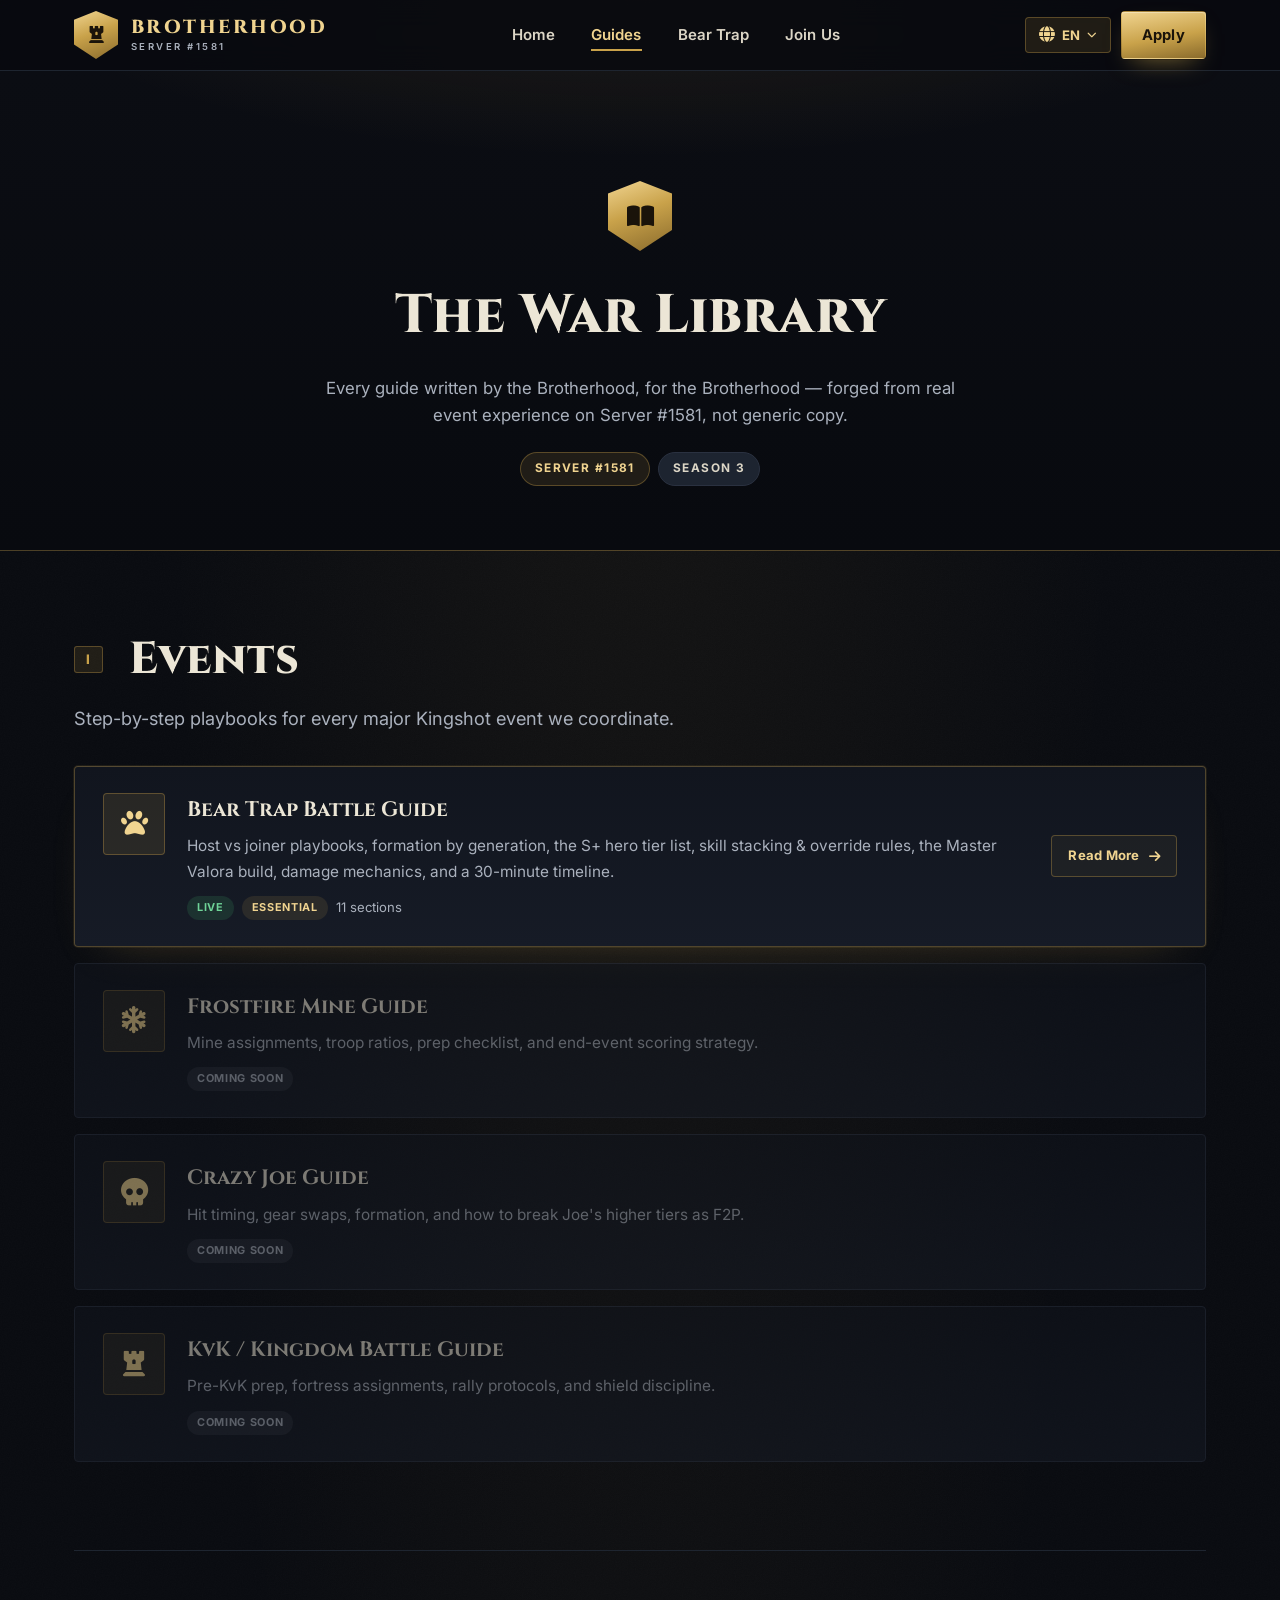
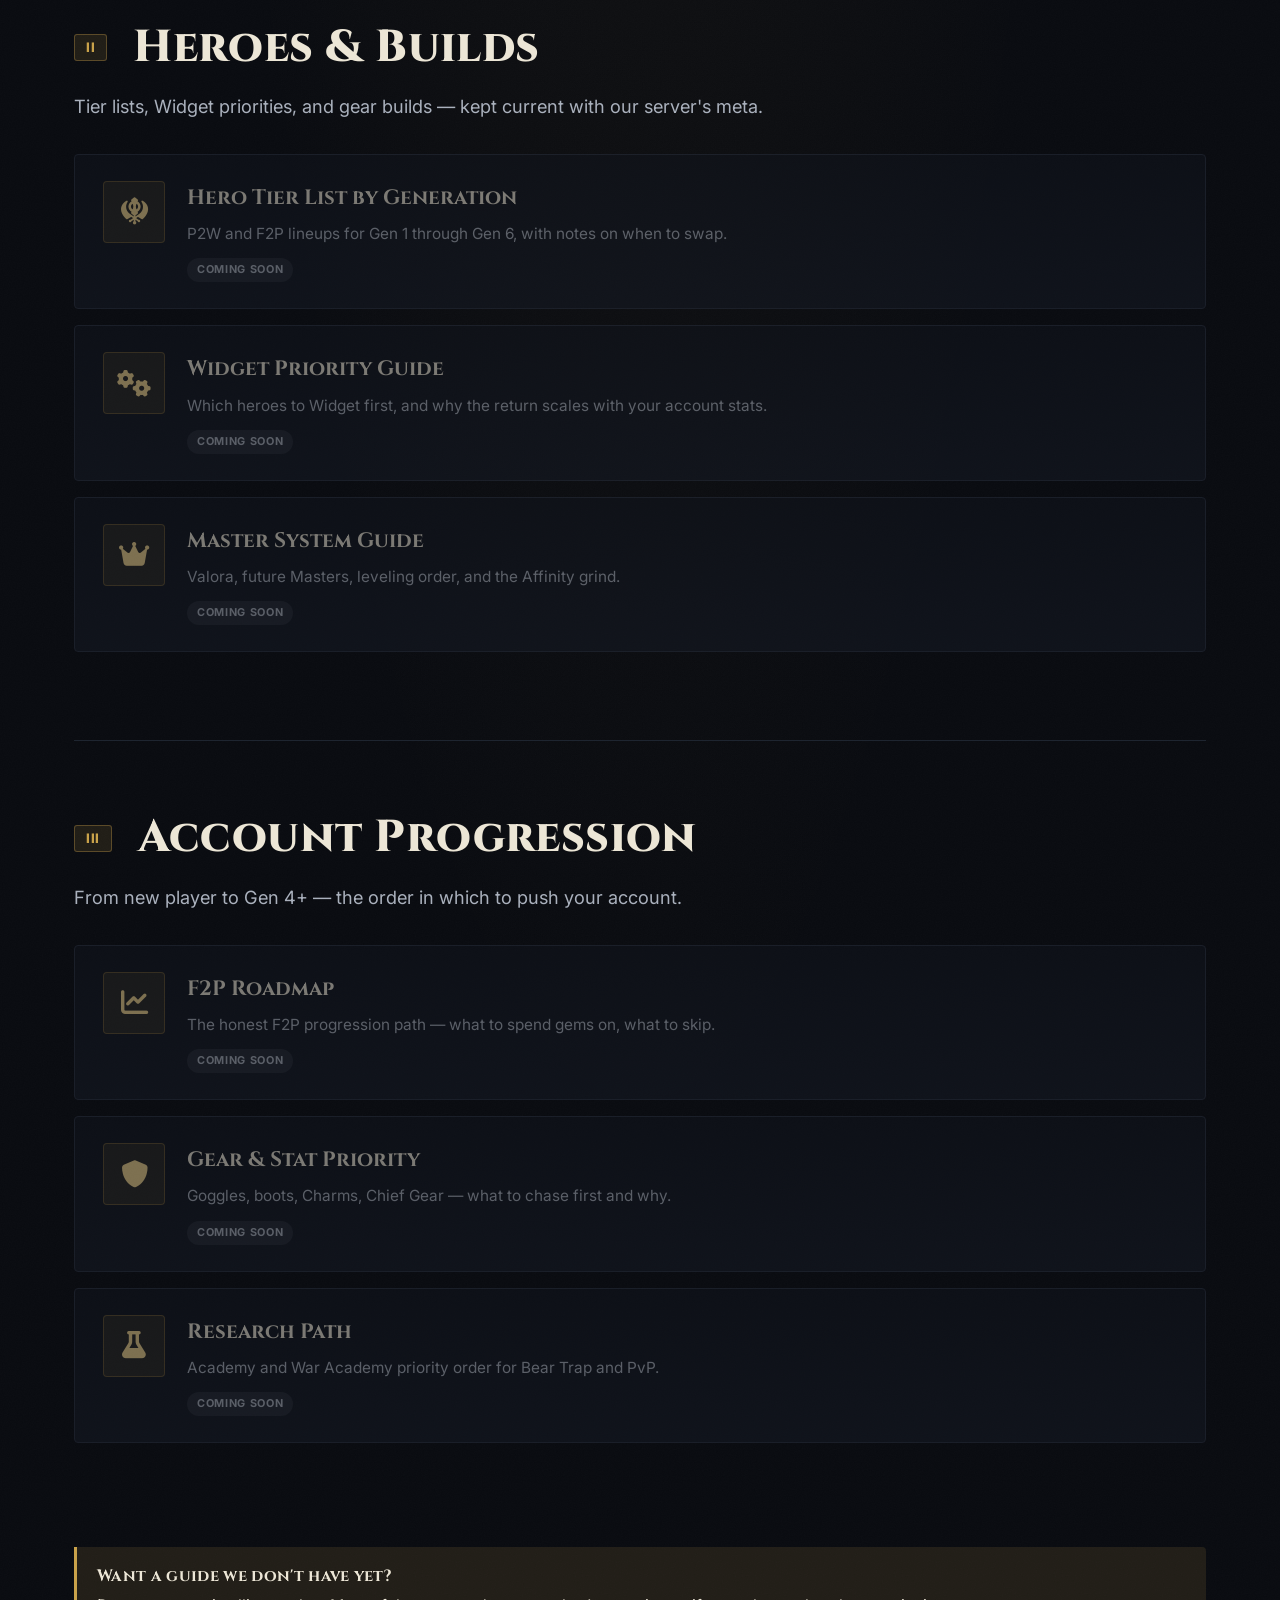
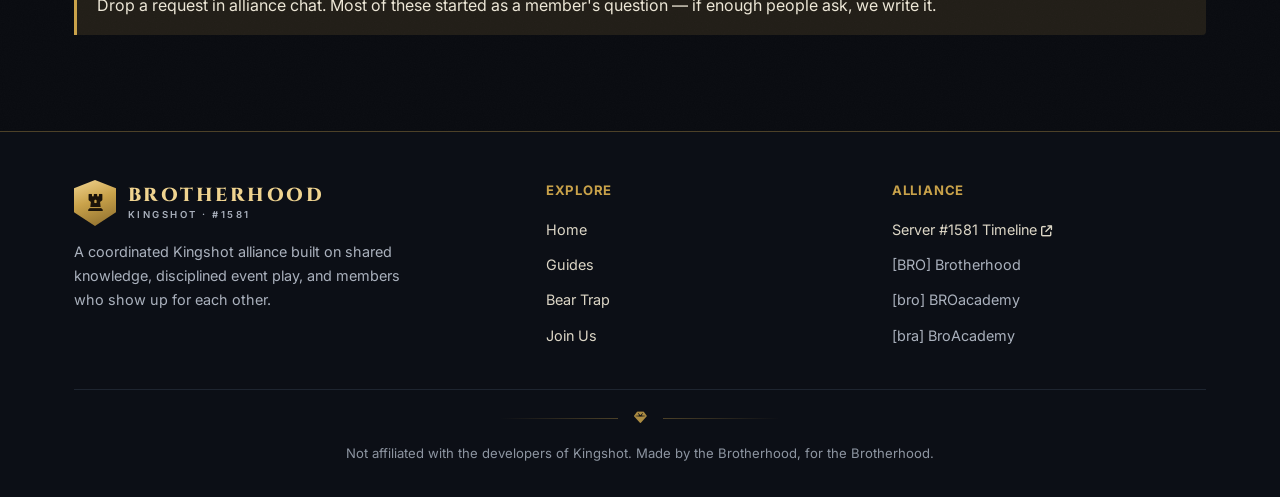
<file: guides.html>
<!DOCTYPE html>
<html lang="en">
<head>
<meta charset="UTF-8" />
<meta name="viewport" content="width=device-width, initial-scale=1.0" />
<title>War Library — Brotherhood Guides · Kingshot #1581</title>
<meta name="description" content="Kingshot guides written by the Brotherhood. Bear Trap is live; more event, hero, and progression guides incoming." />
<link rel="preconnect" href="https://fonts.googleapis.com" />
<link rel="preconnect" href="https://fonts.gstatic.com" crossorigin />
<link href="https://fonts.googleapis.com/css2?family=Cinzel:wght@400;600;700;800;900&family=Cinzel+Decorative:wght@700;900&family=Inter:wght@400;500;600;700&display=swap" rel="stylesheet" />
<link rel="stylesheet" href="https://cdnjs.cloudflare.com/ajax/libs/font-awesome/6.5.1/css/all.min.css" />
<link rel="stylesheet" href="style.css" />
</head>
<body>

<!-- ===================== NAV ===================== -->
<header class="nav">
  <div class="nav-inner">
    <a class="brand" href="home.html" aria-label="Brotherhood home">
      <span class="crest"><i class="fa-solid fa-chess-rook"></i></span>
      <span class="brand-text">
        <span class="brand-name">BROTHERHOOD</span>
        <span class="brand-sub">Server #1581</span>
      </span>
    </a>
    <nav class="nav-links" aria-label="Primary">
      <a href="home.html" data-i18n="nav.home">Home</a>
      <a href="guides.html" class="active" data-i18n="nav.guides">Guides</a>
      <a href="index.html" data-i18n="nav.beartrap">Bear Trap</a>
      <a href="recruitment.html" data-i18n="nav.recruit">Join Us</a>
    </nav>
    <div class="nav-right">
      <div class="lang">
        <button class="lang-btn" data-lang-toggle aria-label="Change language">
          <i class="fa-solid fa-globe"></i><span data-lang-label>EN</span><i class="fa-solid fa-chevron-down" style="font-size:.6rem"></i>
        </button>
        <div class="lang-menu" data-lang-menu></div>
      </div>
      <a class="btn btn-gold desktop-cta" href="recruitment.html" data-i18n="nav.apply">Apply</a>
      <button class="hamburger" data-burger aria-label="Menu"><i class="fa-solid fa-bars"></i></button>
    </div>
  </div>
</header>
<div class="mobile-drawer" data-drawer>
  <a href="home.html" data-i18n="nav.home">Home</a>
  <a href="guides.html" class="active" data-i18n="nav.guides">Guides</a>
  <a href="index.html" data-i18n="nav.beartrap">Bear Trap</a>
  <a href="recruitment.html" data-i18n="nav.recruit">Join Us</a>
  <div class="drawer-cta"><a class="btn btn-gold" href="recruitment.html" style="width:100%" data-i18n="cta.apply">Apply to Join</a></div>
</div>

<!-- ===================== PAGE HEADER ===================== -->
<section class="page-header">
  <div class="crest-lg"><i class="fa-solid fa-book-open"></i></div>
  <h1>The War Library</h1>
  <p>Every guide written by the Brotherhood, for the Brotherhood — forged from real event experience on Server #1581, not generic copy.</p>
  <div class="badges" style="margin-top:22px">
    <span class="badge">Server #1581</span>
    <span class="badge alt">Season 3</span>
  </div>
</section>

<main class="wrap" style="padding-top:56px;padding-bottom:40px">

  <!-- EVENTS -->
  <section class="guide-section">
    <h2><span class="snum">I</span> Events</h2>
    <p class="lede">Step-by-step playbooks for every major Kingshot event we coordinate.</p>

    <a class="guide-card featured" href="index.html">
      <div class="gc-icon"><i class="fa-solid fa-paw"></i></div>
      <div class="gc-body">
        <h3>Bear Trap Battle Guide</h3>
        <p>Host vs joiner playbooks, formation by generation, the S+ hero tier list, skill stacking &amp; override rules, the Master Valora build, damage mechanics, and a 30-minute timeline.</p>
        <div class="gc-meta">
          <span class="pill live">Live</span><span class="pill tier-s">Essential</span>
          <span class="text-muted" style="font-size:.82rem">11 sections</span>
        </div>
      </div>
      <span class="btn btn-ghost btn-sm gc-cta"><span data-i18n="cta.readMore">Read More</span> <i class="fa-solid fa-arrow-right"></i></span>
    </a>

    <div class="guide-card disabled">
      <div class="gc-icon"><i class="fa-solid fa-snowflake"></i></div>
      <div class="gc-body">
        <h3>Frostfire Mine Guide</h3>
        <p>Mine assignments, troop ratios, prep checklist, and end-event scoring strategy.</p>
        <div class="gc-meta"><span class="pill draft">Coming soon</span></div>
      </div>
    </div>

    <div class="guide-card disabled">
      <div class="gc-icon"><i class="fa-solid fa-skull"></i></div>
      <div class="gc-body">
        <h3>Crazy Joe Guide</h3>
        <p>Hit timing, gear swaps, formation, and how to break Joe's higher tiers as F2P.</p>
        <div class="gc-meta"><span class="pill draft">Coming soon</span></div>
      </div>
    </div>

    <div class="guide-card disabled">
      <div class="gc-icon"><i class="fa-solid fa-chess-rook"></i></div>
      <div class="gc-body">
        <h3>KvK / Kingdom Battle Guide</h3>
        <p>Pre-KvK prep, fortress assignments, rally protocols, and shield discipline.</p>
        <div class="gc-meta"><span class="pill draft">Coming soon</span></div>
      </div>
    </div>
  </section>

  <!-- HEROES -->
  <section class="guide-section">
    <h2><span class="snum">II</span> Heroes &amp; Builds</h2>
    <p class="lede">Tier lists, Widget priorities, and gear builds — kept current with our server's meta.</p>

    <div class="guide-card disabled">
      <div class="gc-icon"><i class="fa-solid fa-khanda"></i></div>
      <div class="gc-body">
        <h3>Hero Tier List by Generation</h3>
        <p>P2W and F2P lineups for Gen 1 through Gen 6, with notes on when to swap.</p>
        <div class="gc-meta"><span class="pill draft">Coming soon</span></div>
      </div>
    </div>
    <div class="guide-card disabled">
      <div class="gc-icon"><i class="fa-solid fa-gears"></i></div>
      <div class="gc-body">
        <h3>Widget Priority Guide</h3>
        <p>Which heroes to Widget first, and why the return scales with your account stats.</p>
        <div class="gc-meta"><span class="pill draft">Coming soon</span></div>
      </div>
    </div>
    <div class="guide-card disabled">
      <div class="gc-icon"><i class="fa-solid fa-crown"></i></div>
      <div class="gc-body">
        <h3>Master System Guide</h3>
        <p>Valora, future Masters, leveling order, and the Affinity grind.</p>
        <div class="gc-meta"><span class="pill draft">Coming soon</span></div>
      </div>
    </div>
  </section>

  <!-- PROGRESSION -->
  <section class="guide-section">
    <h2><span class="snum">III</span> Account Progression</h2>
    <p class="lede">From new player to Gen 4+ — the order in which to push your account.</p>

    <div class="guide-card disabled">
      <div class="gc-icon"><i class="fa-solid fa-chart-line"></i></div>
      <div class="gc-body">
        <h3>F2P Roadmap</h3>
        <p>The honest F2P progression path — what to spend gems on, what to skip.</p>
        <div class="gc-meta"><span class="pill draft">Coming soon</span></div>
      </div>
    </div>
    <div class="guide-card disabled">
      <div class="gc-icon"><i class="fa-solid fa-shield"></i></div>
      <div class="gc-body">
        <h3>Gear &amp; Stat Priority</h3>
        <p>Goggles, boots, Charms, Chief Gear — what to chase first and why.</p>
        <div class="gc-meta"><span class="pill draft">Coming soon</span></div>
      </div>
    </div>
    <div class="guide-card disabled">
      <div class="gc-icon"><i class="fa-solid fa-flask"></i></div>
      <div class="gc-body">
        <h3>Research Path</h3>
        <p>Academy and War Academy priority order for Bear Trap and PvP.</p>
        <div class="gc-meta"><span class="pill draft">Coming soon</span></div>
      </div>
    </div>
  </section>

  <div class="callout info">
    <strong>Want a guide we don't have yet?</strong>
    Drop a request in alliance chat. Most of these started as a member's question — if enough people ask, we write it.
  </div>

</main>

<!-- ===================== FOOTER ===================== -->
<footer class="footer">
  <div class="wrap">
    <div class="footer-grid">
      <div>
        <a class="brand" href="home.html">
          <span class="crest"><i class="fa-solid fa-chess-rook"></i></span>
          <span class="brand-text">
            <span class="brand-name">BROTHERHOOD</span>
            <span class="brand-sub">Kingshot · #1581</span>
          </span>
        </a>
        <p data-i18n="footer.tagline">A coordinated Kingshot alliance built on shared knowledge, disciplined event play, and members who show up for each other.</p>
      </div>
      <div>
        <h4 data-i18n="footer.explore">Explore</h4>
        <ul>
          <li><a href="home.html" data-i18n="nav.home">Home</a></li>
          <li><a href="guides.html" data-i18n="nav.guides">Guides</a></li>
          <li><a href="index.html" data-i18n="nav.beartrap">Bear Trap</a></li>
          <li><a href="recruitment.html" data-i18n="nav.recruit">Join Us</a></li>
        </ul>
      </div>
      <div>
        <h4 data-i18n="footer.alliance">Alliance</h4>
        <ul>
          <li><a href="https://kingshotoptimizer.com/kingdom-timeline/1581/" target="_blank" rel="noopener">Server #1581 Timeline <i class="fa-solid fa-arrow-up-right-from-square" style="font-size:.7rem"></i></a></li>
          <li><span class="text-muted" style="font-size:.9rem">[BRO] Brotherhood</span></li>
          <li><span class="text-muted" style="font-size:.9rem">[bro] BROacademy</span></li>
          <li><span class="text-muted" style="font-size:.9rem">[bra] BroAcademy</span></li>
        </ul>
      </div>
    </div>
    <div class="footer-bottom">
      <div class="rule"><i class="fa-solid fa-gem"></i></div>
      <div data-i18n="footer.rights">Not affiliated with the developers of Kingshot. Made by the Brotherhood, for the Brotherhood.</div>
    </div>
  </div>
</footer>

<script src="app.js" defer></script>
</body>
</html>
</file>
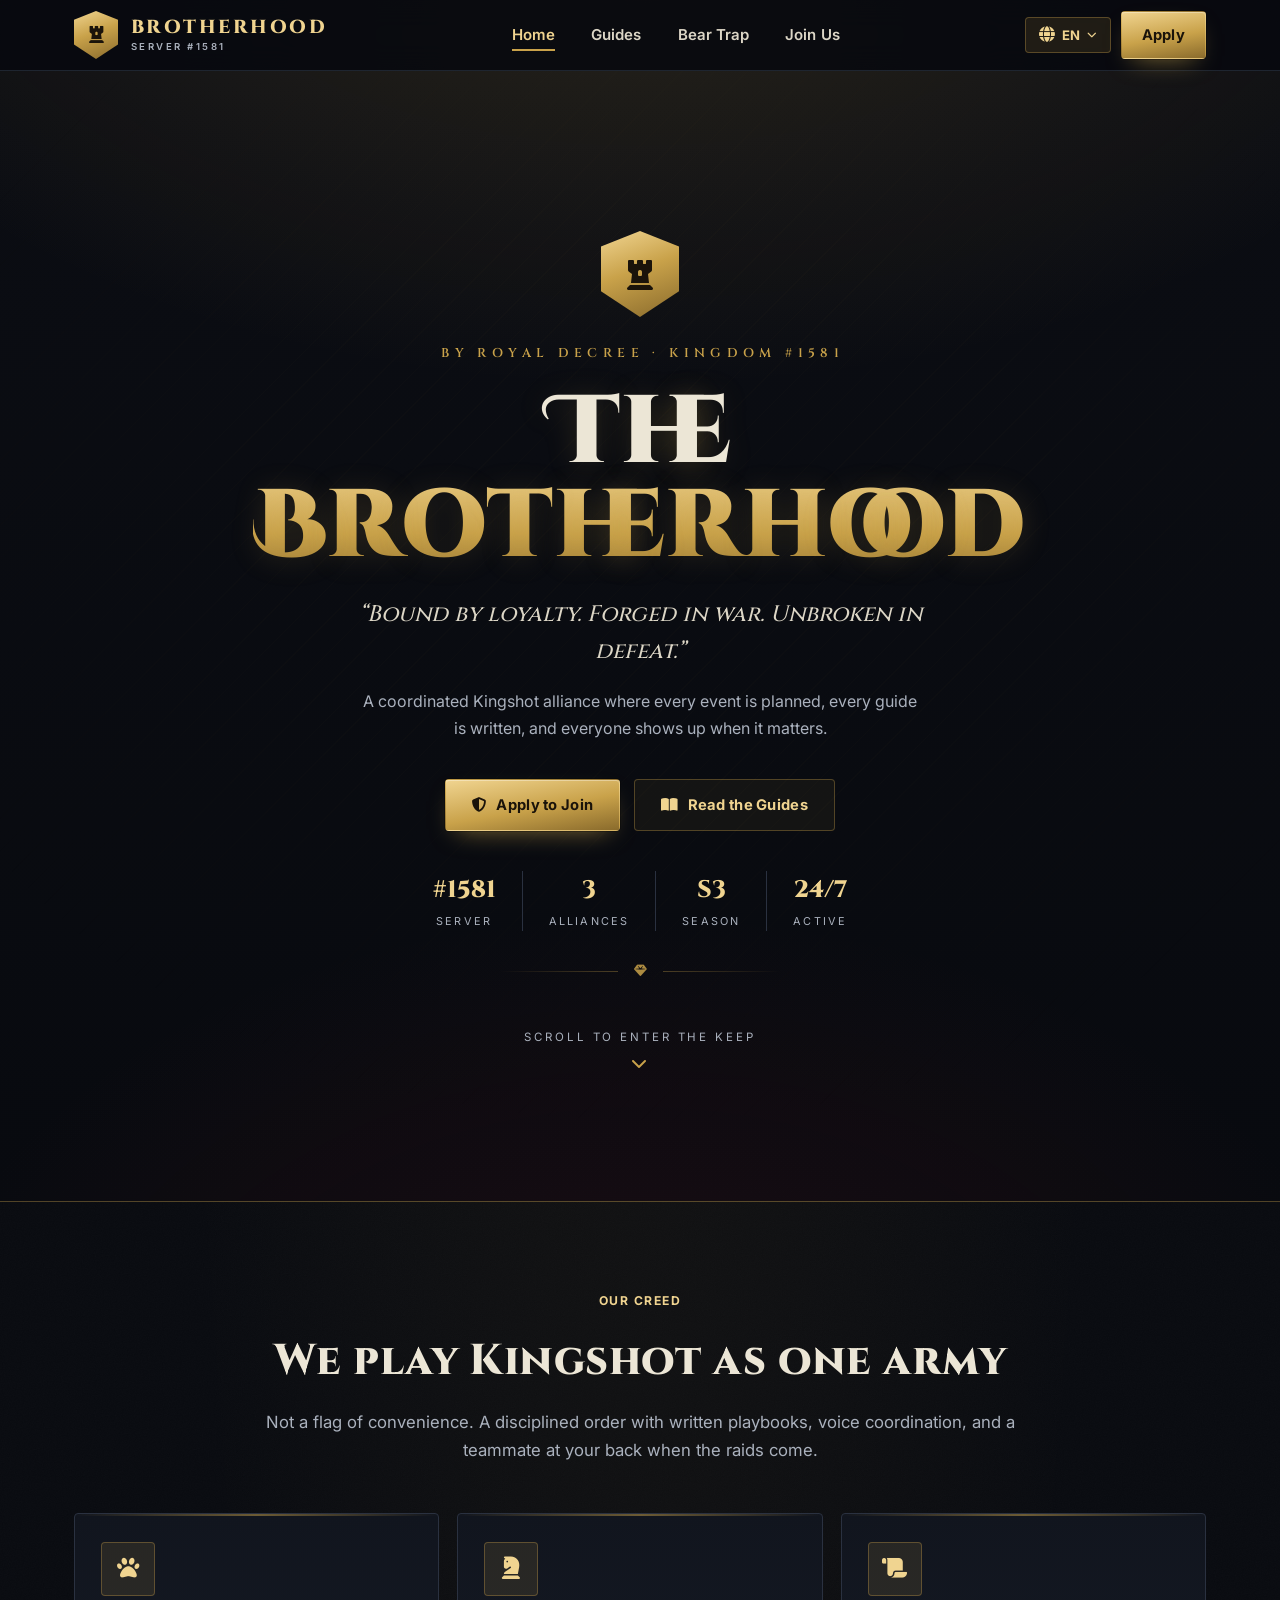
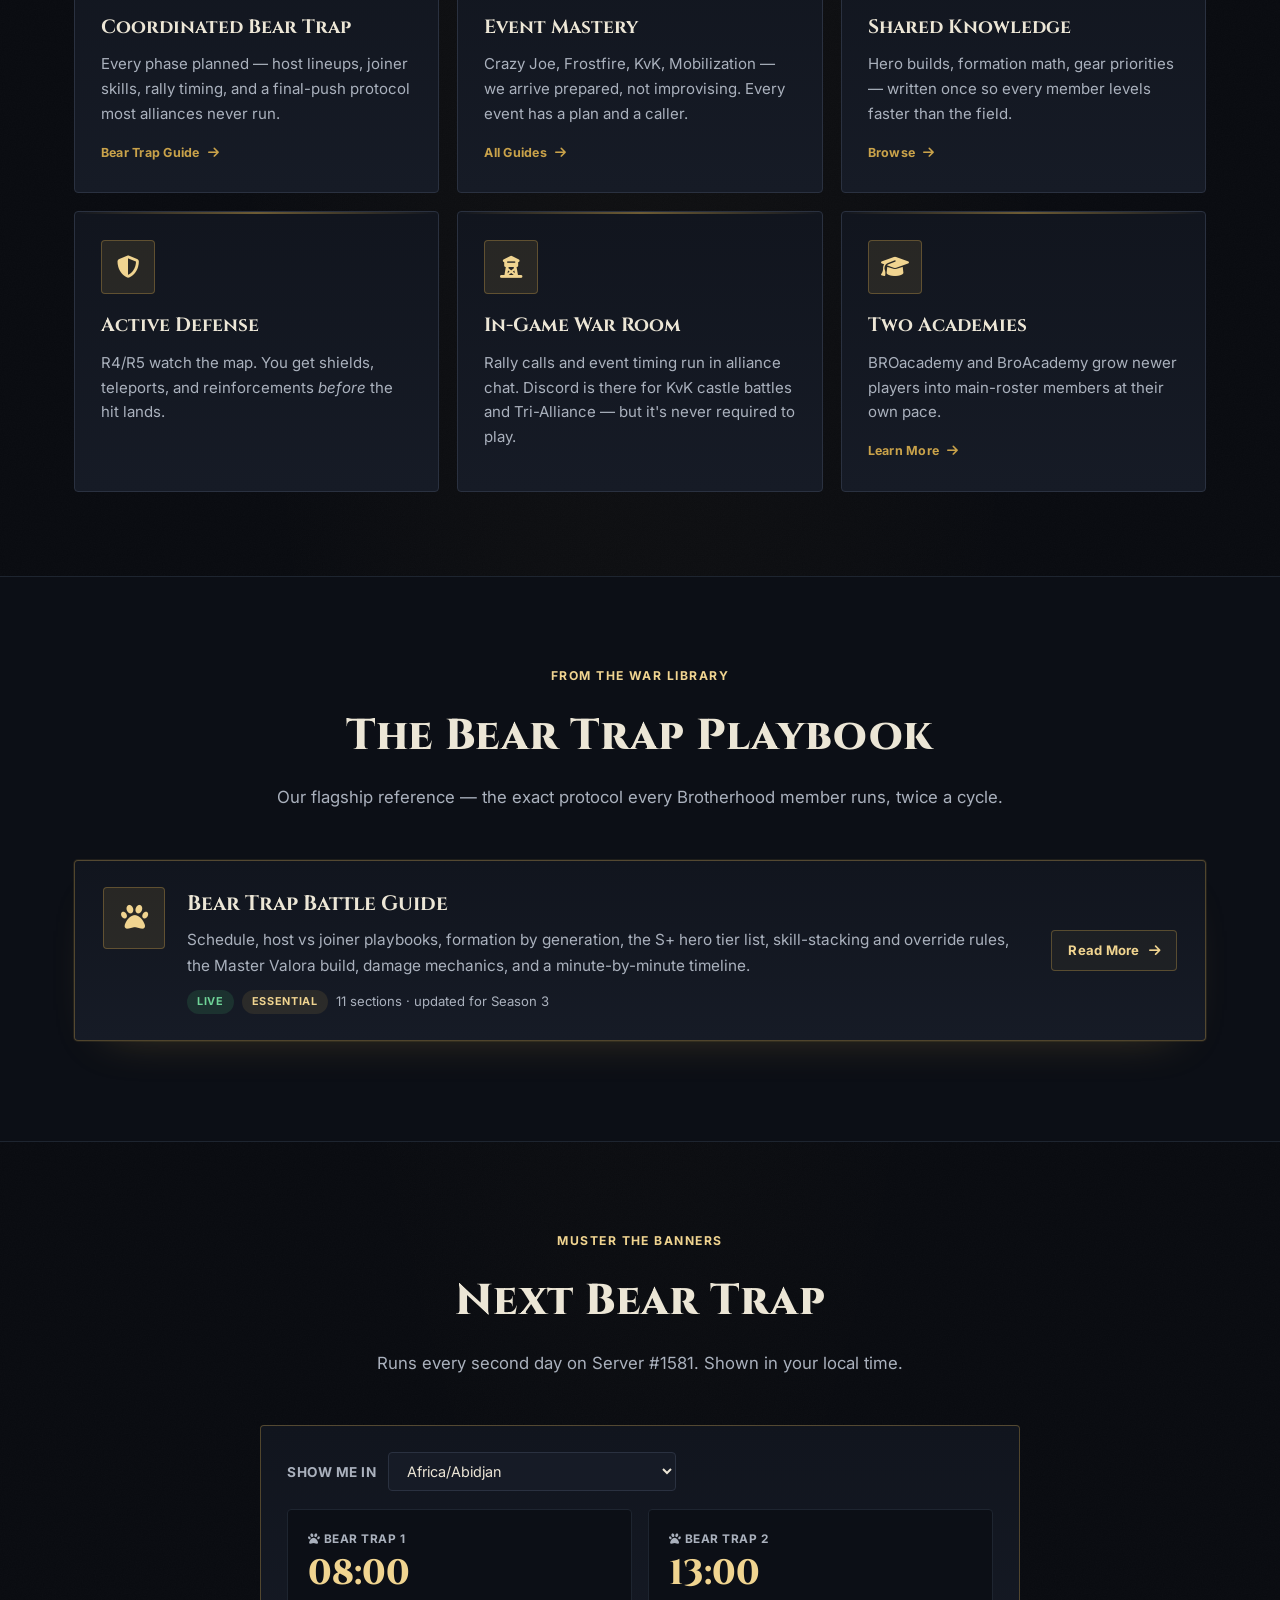
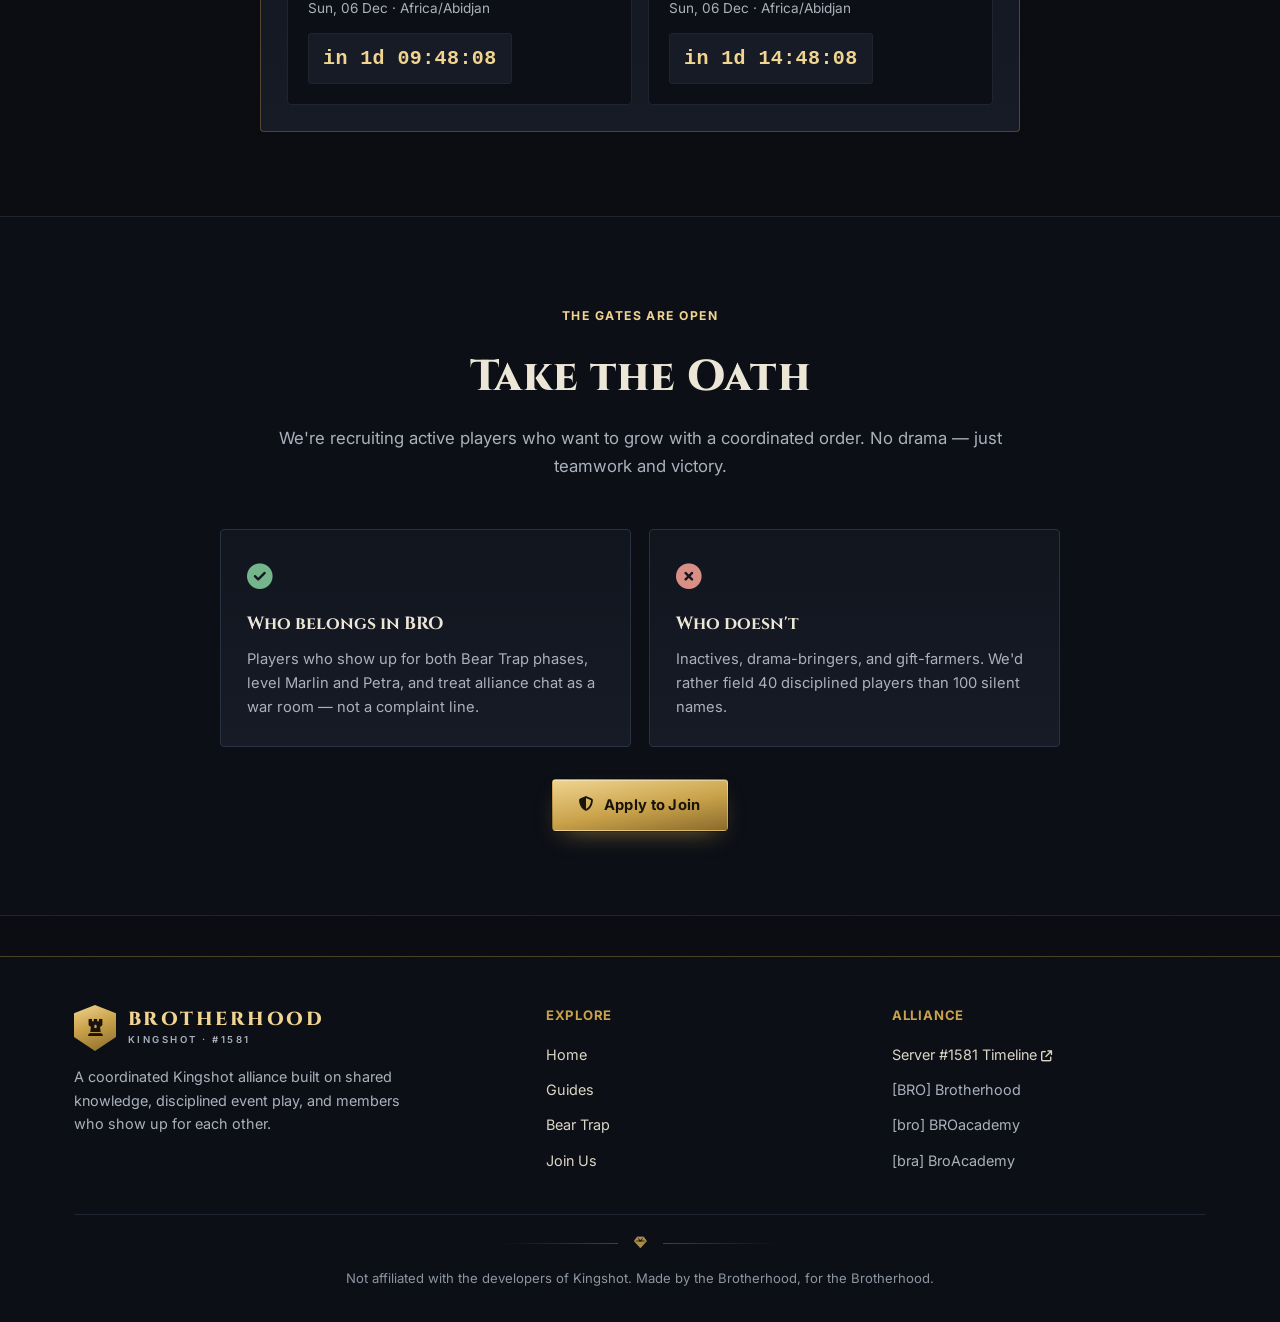
<file: home.html>
<!DOCTYPE html>
<html lang="en">
<head>
<meta charset="UTF-8" />
<meta name="viewport" content="width=device-width, initial-scale=1.0" />
<title>Brotherhood — Kingshot Alliance · Server #1581</title>
<meta name="description" content="The Brotherhood — a coordinated Kingshot alliance on Server #1581. War strategy, written guides, and members who show up. Now recruiting." />
<link rel="preconnect" href="https://fonts.googleapis.com" />
<link rel="preconnect" href="https://fonts.gstatic.com" crossorigin />
<link href="https://fonts.googleapis.com/css2?family=Cinzel:wght@400;600;700;800;900&family=Cinzel+Decorative:wght@700;900&family=Inter:wght@400;500;600;700&display=swap" rel="stylesheet" />
<link rel="stylesheet" href="https://cdnjs.cloudflare.com/ajax/libs/font-awesome/6.5.1/css/all.min.css" />
<link rel="stylesheet" href="style.css" />
</head>
<body>

<!-- ===================== NAV ===================== -->
<header class="nav">
  <div class="nav-inner">
    <a class="brand" href="home.html" aria-label="Brotherhood home">
      <span class="crest"><i class="fa-solid fa-chess-rook"></i></span>
      <span class="brand-text">
        <span class="brand-name">BROTHERHOOD</span>
        <span class="brand-sub">Server #1581</span>
      </span>
    </a>
    <nav class="nav-links" aria-label="Primary">
      <a href="home.html" class="active" data-i18n="nav.home">Home</a>
      <a href="guides.html" data-i18n="nav.guides">Guides</a>
      <a href="index.html" data-i18n="nav.beartrap">Bear Trap</a>
      <a href="recruitment.html" data-i18n="nav.recruit">Join Us</a>
    </nav>
    <div class="nav-right">
      <div class="lang">
        <button class="lang-btn" data-lang-toggle aria-label="Change language">
          <i class="fa-solid fa-globe"></i><span data-lang-label>EN</span><i class="fa-solid fa-chevron-down" style="font-size:.6rem"></i>
        </button>
        <div class="lang-menu" data-lang-menu></div>
      </div>
      <a class="btn btn-gold desktop-cta" href="recruitment.html" data-i18n="nav.apply">Apply</a>
      <button class="hamburger" data-burger aria-label="Menu"><i class="fa-solid fa-bars"></i></button>
    </div>
  </div>
</header>
<div class="mobile-drawer" data-drawer>
  <a href="home.html" class="active" data-i18n="nav.home">Home</a>
  <a href="guides.html" data-i18n="nav.guides">Guides</a>
  <a href="index.html" data-i18n="nav.beartrap">Bear Trap</a>
  <a href="recruitment.html" data-i18n="nav.recruit">Join Us</a>
  <div class="drawer-cta"><a class="btn btn-gold" href="recruitment.html" style="width:100%" data-i18n="cta.apply">Apply to Join</a></div>
</div>

<!-- ===================== HERO BANNER ===================== -->
<section class="banner">
  <div class="banner-inner">
    <div class="crest-lg"><i class="fa-solid fa-chess-rook"></i></div>
    <div class="decree-tag">By Royal Decree · Kingdom #1581</div>
    <h1>The <span class="gild">Brotherhood</span></h1>
    <p class="tagline">“Bound by loyalty. Forged in war. Unbroken in defeat.”</p>
    <p class="sub">A coordinated Kingshot alliance where every event is planned, every guide is written, and everyone shows up when it matters.</p>

    <div class="banner-cta">
      <a class="btn btn-gold" href="recruitment.html"><i class="fa-solid fa-shield-halved"></i> <span data-i18n="cta.apply">Apply to Join</span></a>
      <a class="btn btn-ghost" href="guides.html"><i class="fa-solid fa-book-open"></i> <span data-i18n="cta.readGuides">Read the Guides</span></a>
    </div>

    <div class="creststrip">
      <div class="item"><div class="v">#1581</div><div class="k">Server</div></div>
      <div class="sep"></div>
      <div class="item"><div class="v">3</div><div class="k">Alliances</div></div>
      <div class="sep"></div>
      <div class="item"><div class="v">S3</div><div class="k">Season</div></div>
      <div class="sep"></div>
      <div class="item"><div class="v">24/7</div><div class="k">Active</div></div>
    </div>

    <div class="rule crest-rule"><i class="fa-solid fa-gem"></i></div>
    <div class="scroll-hint">Scroll to enter the keep<i class="fa-solid fa-chevron-down"></i></div>
  </div>
</section>

<!-- ===================== CREED ===================== -->
<section class="section">
  <div class="wrap">
    <div class="section-head">
      <span class="eyebrow">Our Creed</span>
      <h2>We play Kingshot as one army</h2>
      <p>Not a flag of convenience. A disciplined order with written playbooks, voice coordination, and a teammate at your back when the raids come.</p>
    </div>

    <div class="grid grid-3">
      <article class="card">
        <div class="card-icon"><i class="fa-solid fa-paw"></i></div>
        <h3>Coordinated Bear Trap</h3>
        <p>Every phase planned — host lineups, joiner skills, rally timing, and a final-push protocol most alliances never run.</p>
        <a class="card-link" href="index.html">Bear Trap Guide <i class="fa-solid fa-arrow-right"></i></a>
      </article>
      <article class="card">
        <div class="card-icon"><i class="fa-solid fa-chess-knight"></i></div>
        <h3>Event Mastery</h3>
        <p>Crazy Joe, Frostfire, KvK, Mobilization — we arrive prepared, not improvising. Every event has a plan and a caller.</p>
        <a class="card-link" href="guides.html">All Guides <i class="fa-solid fa-arrow-right"></i></a>
      </article>
      <article class="card">
        <div class="card-icon"><i class="fa-solid fa-scroll"></i></div>
        <h3>Shared Knowledge</h3>
        <p>Hero builds, formation math, gear priorities — written once so every member levels faster than the field.</p>
        <a class="card-link" href="guides.html">Browse <i class="fa-solid fa-arrow-right"></i></a>
      </article>
      <article class="card">
        <div class="card-icon"><i class="fa-solid fa-shield-halved"></i></div>
        <h3>Active Defense</h3>
        <p>R4/R5 watch the map. You get shields, teleports, and reinforcements <em>before</em> the hit lands.</p>
      </article>
      <article class="card">
        <div class="card-icon"><i class="fa-solid fa-tower-observation"></i></div>
        <h3>In-Game War Room</h3>
        <p>Rally calls and event timing run in alliance chat. Discord is there for KvK castle battles and Tri-Alliance — but it's never required to play.</p>
      </article>
      <article class="card">
        <div class="card-icon"><i class="fa-solid fa-graduation-cap"></i></div>
        <h3>Two Academies</h3>
        <p>BROacademy and BroAcademy grow newer players into main-roster members at their own pace.</p>
        <a class="card-link" href="recruitment.html">Learn More <i class="fa-solid fa-arrow-right"></i></a>
      </article>
    </div>
  </div>
</section>

<!-- ===================== FEATURED GUIDE ===================== -->
<section class="section section--alt">
  <div class="wrap">
    <div class="section-head">
      <span class="eyebrow">From the War Library</span>
      <h2>The Bear Trap Playbook</h2>
      <p>Our flagship reference — the exact protocol every Brotherhood member runs, twice a cycle.</p>
    </div>

    <a class="guide-card featured" href="index.html">
      <div class="gc-icon"><i class="fa-solid fa-paw"></i></div>
      <div class="gc-body">
        <h3>Bear Trap Battle Guide</h3>
        <p>Schedule, host vs joiner playbooks, formation by generation, the S+ hero tier list, skill-stacking and override rules, the Master Valora build, damage mechanics, and a minute-by-minute timeline.</p>
        <div class="gc-meta">
          <span class="pill live">Live</span>
          <span class="pill tier-s">Essential</span>
          <span class="text-muted" style="font-size:.82rem">11 sections · updated for Season 3</span>
        </div>
      </div>
      <span class="btn btn-ghost btn-sm gc-cta"><span data-i18n="cta.readMore">Read More</span> <i class="fa-solid fa-arrow-right"></i></span>
    </a>
  </div>
</section>

<!-- ===================== NEXT BEAR TRAP ===================== -->
<section class="section">
  <div class="wrap">
    <div class="section-head">
      <span class="eyebrow">Muster the Banners</span>
      <h2>Next Bear Trap</h2>
      <p>Runs every second day on Server #1581. Shown in your local time.</p>
    </div>

    <div class="tz-box" style="max-width:760px;margin:0 auto">
      <div class="tz-controls">
        <label for="tzSelect">Show me in</label>
        <select id="tzSelect"></select>
      </div>
      <div class="tz-grid">
        <div class="tz-card">
          <div class="label"><i class="fa-solid fa-paw"></i> Bear Trap 1</div>
          <div class="time" id="bt1Time">—</div>
          <div class="date" id="bt1Date">UTC 08:00</div>
          <div class="countdown" id="bt1Countdown">—</div>
        </div>
        <div class="tz-card">
          <div class="label"><i class="fa-solid fa-paw"></i> Bear Trap 2</div>
          <div class="time" id="bt2Time">—</div>
          <div class="date" id="bt2Date">UTC 13:00</div>
          <div class="countdown" id="bt2Countdown">—</div>
        </div>
      </div>
    </div>
  </div>
</section>

<!-- ===================== JOIN CTA ===================== -->
<section class="section section--alt">
  <div class="wrap">
    <div class="section-head">
      <span class="eyebrow">The Gates Are Open</span>
      <h2>Take the Oath</h2>
      <p>We're recruiting active players who want to grow with a coordinated order. No drama — just teamwork and victory.</p>
    </div>
    <div class="grid grid-2" style="max-width:840px;margin:0 auto 32px">
      <div class="feature">
        <div class="ic"><i class="fa-solid fa-circle-check" style="color:var(--green)"></i></div>
        <h3>Who belongs in BRO</h3>
        <p>Players who show up for both Bear Trap phases, level Marlin and Petra, and treat alliance chat as a war room — not a complaint line.</p>
      </div>
      <div class="feature">
        <div class="ic"><i class="fa-solid fa-circle-xmark" style="color:var(--red)"></i></div>
        <h3>Who doesn't</h3>
        <p>Inactives, drama-bringers, and gift-farmers. We'd rather field 40 disciplined players than 100 silent names.</p>
      </div>
    </div>
    <div style="text-align:center">
      <a class="btn btn-gold" href="recruitment.html"><i class="fa-solid fa-shield-halved"></i> <span data-i18n="cta.apply">Apply to Join</span></a>
    </div>
  </div>
</section>

<!-- ===================== FOOTER ===================== -->
<footer class="footer">
  <div class="wrap">
    <div class="footer-grid">
      <div>
        <a class="brand" href="home.html">
          <span class="crest"><i class="fa-solid fa-chess-rook"></i></span>
          <span class="brand-text">
            <span class="brand-name">BROTHERHOOD</span>
            <span class="brand-sub">Kingshot · #1581</span>
          </span>
        </a>
        <p data-i18n="footer.tagline">A coordinated Kingshot alliance built on shared knowledge, disciplined event play, and members who show up for each other.</p>
      </div>
      <div>
        <h4 data-i18n="footer.explore">Explore</h4>
        <ul>
          <li><a href="home.html" data-i18n="nav.home">Home</a></li>
          <li><a href="guides.html" data-i18n="nav.guides">Guides</a></li>
          <li><a href="index.html" data-i18n="nav.beartrap">Bear Trap</a></li>
          <li><a href="recruitment.html" data-i18n="nav.recruit">Join Us</a></li>
        </ul>
      </div>
      <div>
        <h4 data-i18n="footer.alliance">Alliance</h4>
        <ul>
          <li><a href="https://kingshotoptimizer.com/kingdom-timeline/1581/" target="_blank" rel="noopener">Server #1581 Timeline <i class="fa-solid fa-arrow-up-right-from-square" style="font-size:.7rem"></i></a></li>
          <li><span class="text-muted" style="font-size:.9rem">[BRO] Brotherhood</span></li>
          <li><span class="text-muted" style="font-size:.9rem">[bro] BROacademy</span></li>
          <li><span class="text-muted" style="font-size:.9rem">[bra] BroAcademy</span></li>
        </ul>
      </div>
    </div>
    <div class="footer-bottom">
      <div class="rule"><i class="fa-solid fa-gem"></i></div>
      <div data-i18n="footer.rights">Not affiliated with the developers of Kingshot. Made by the Brotherhood, for the Brotherhood.</div>
    </div>
  </div>
</footer>

<script src="app.js" defer></script>
</body>
</html>
</file>
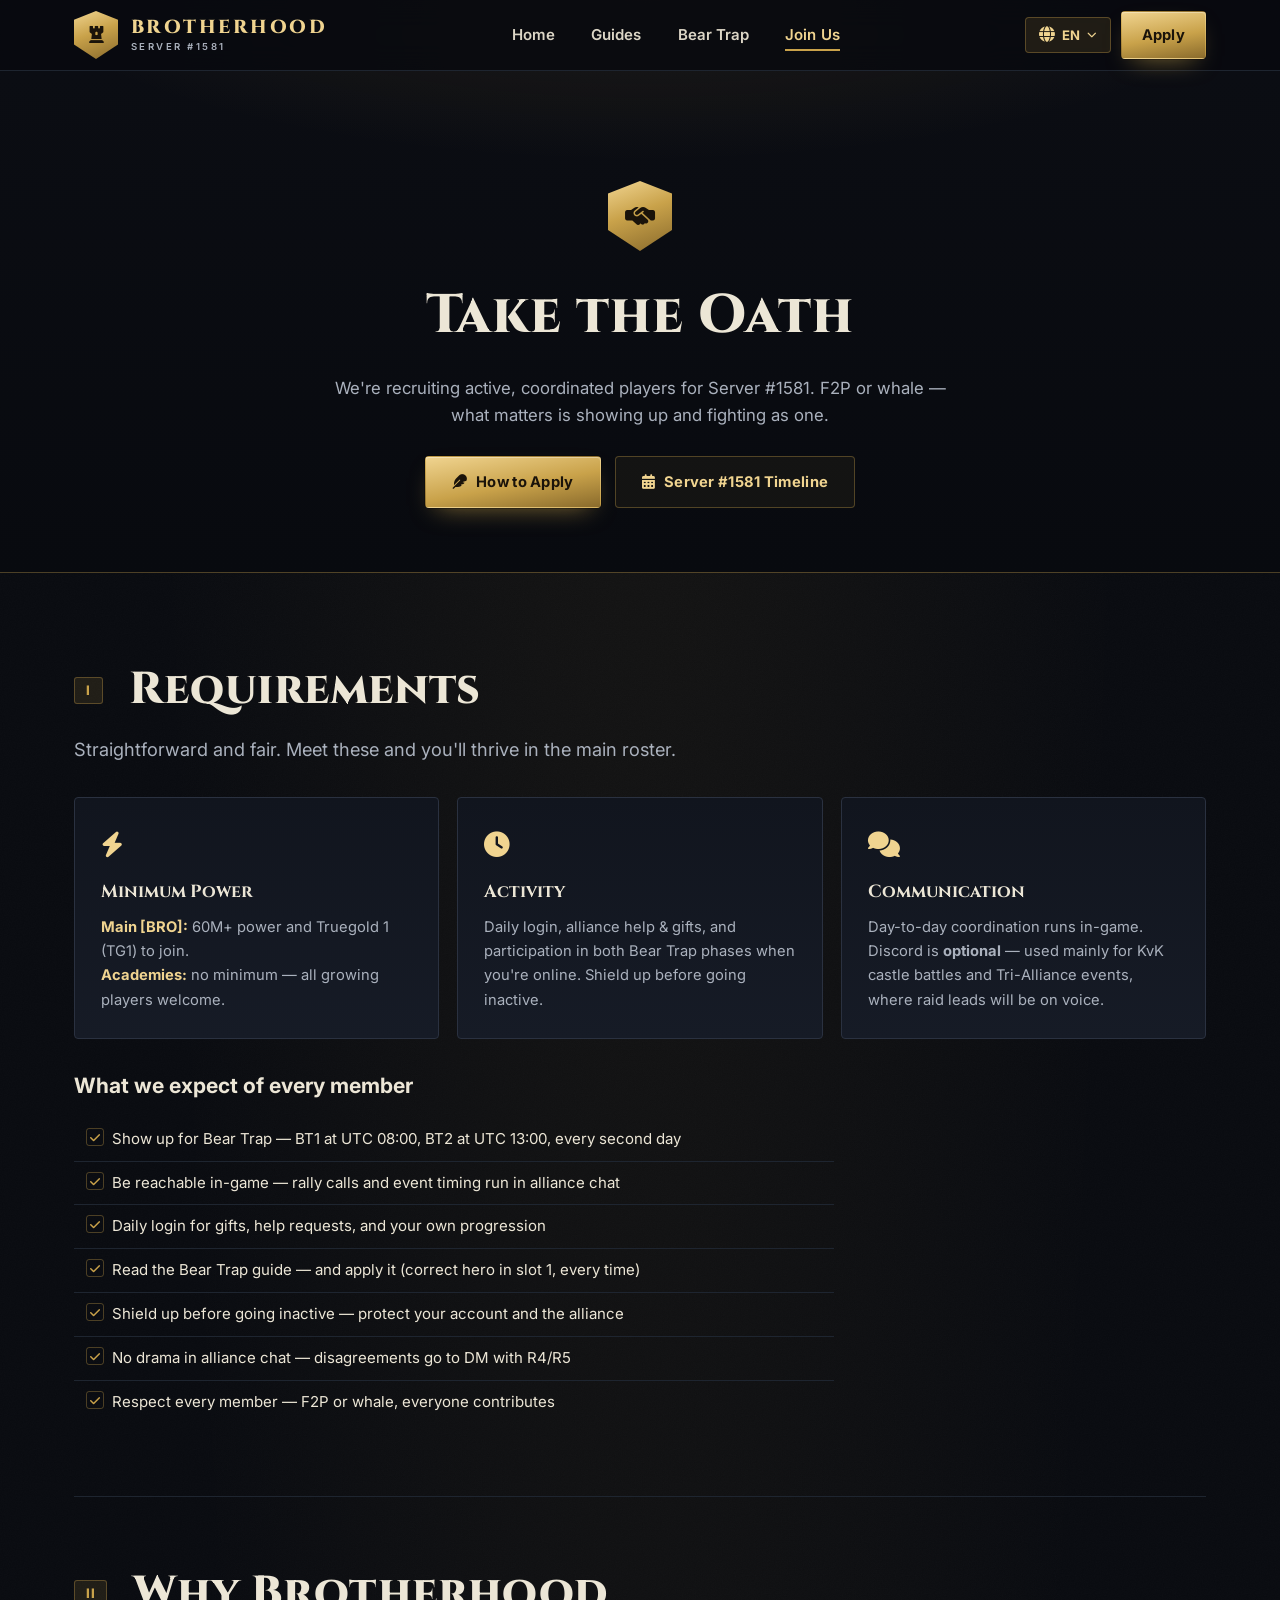
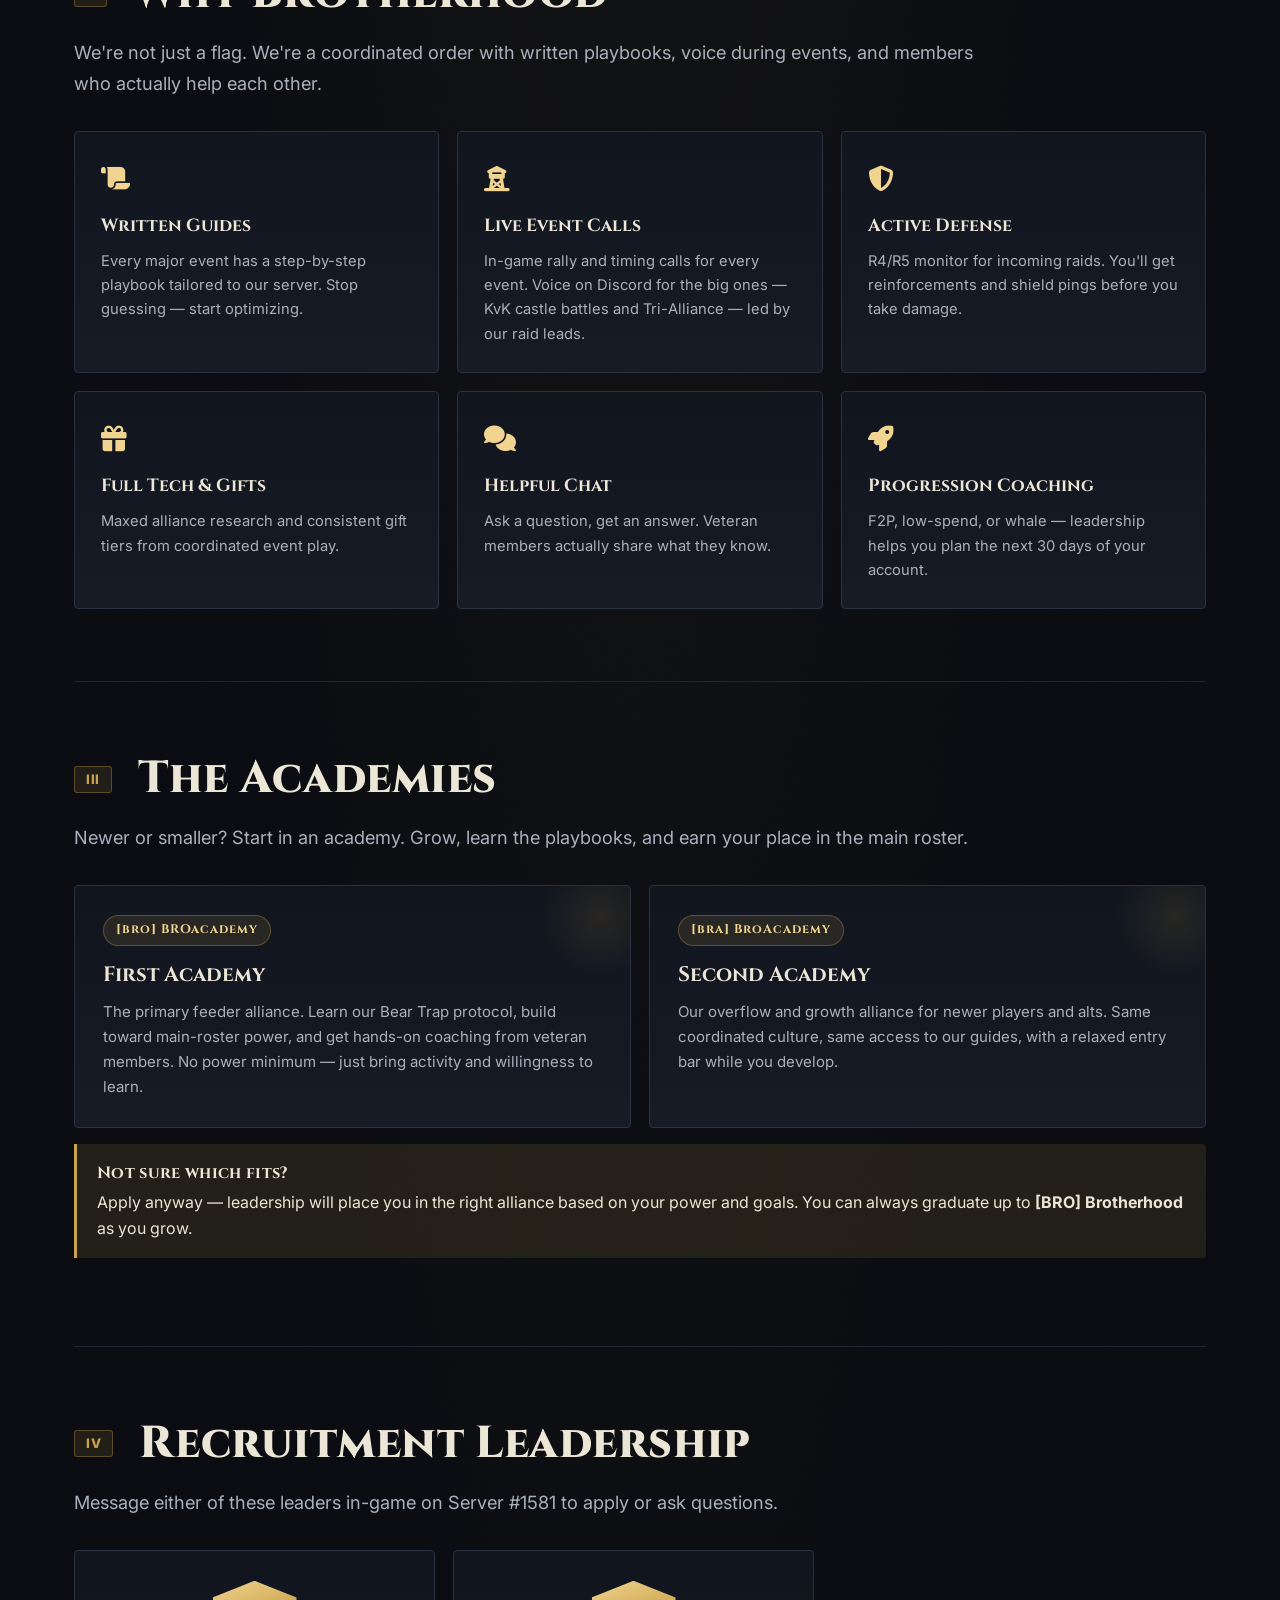
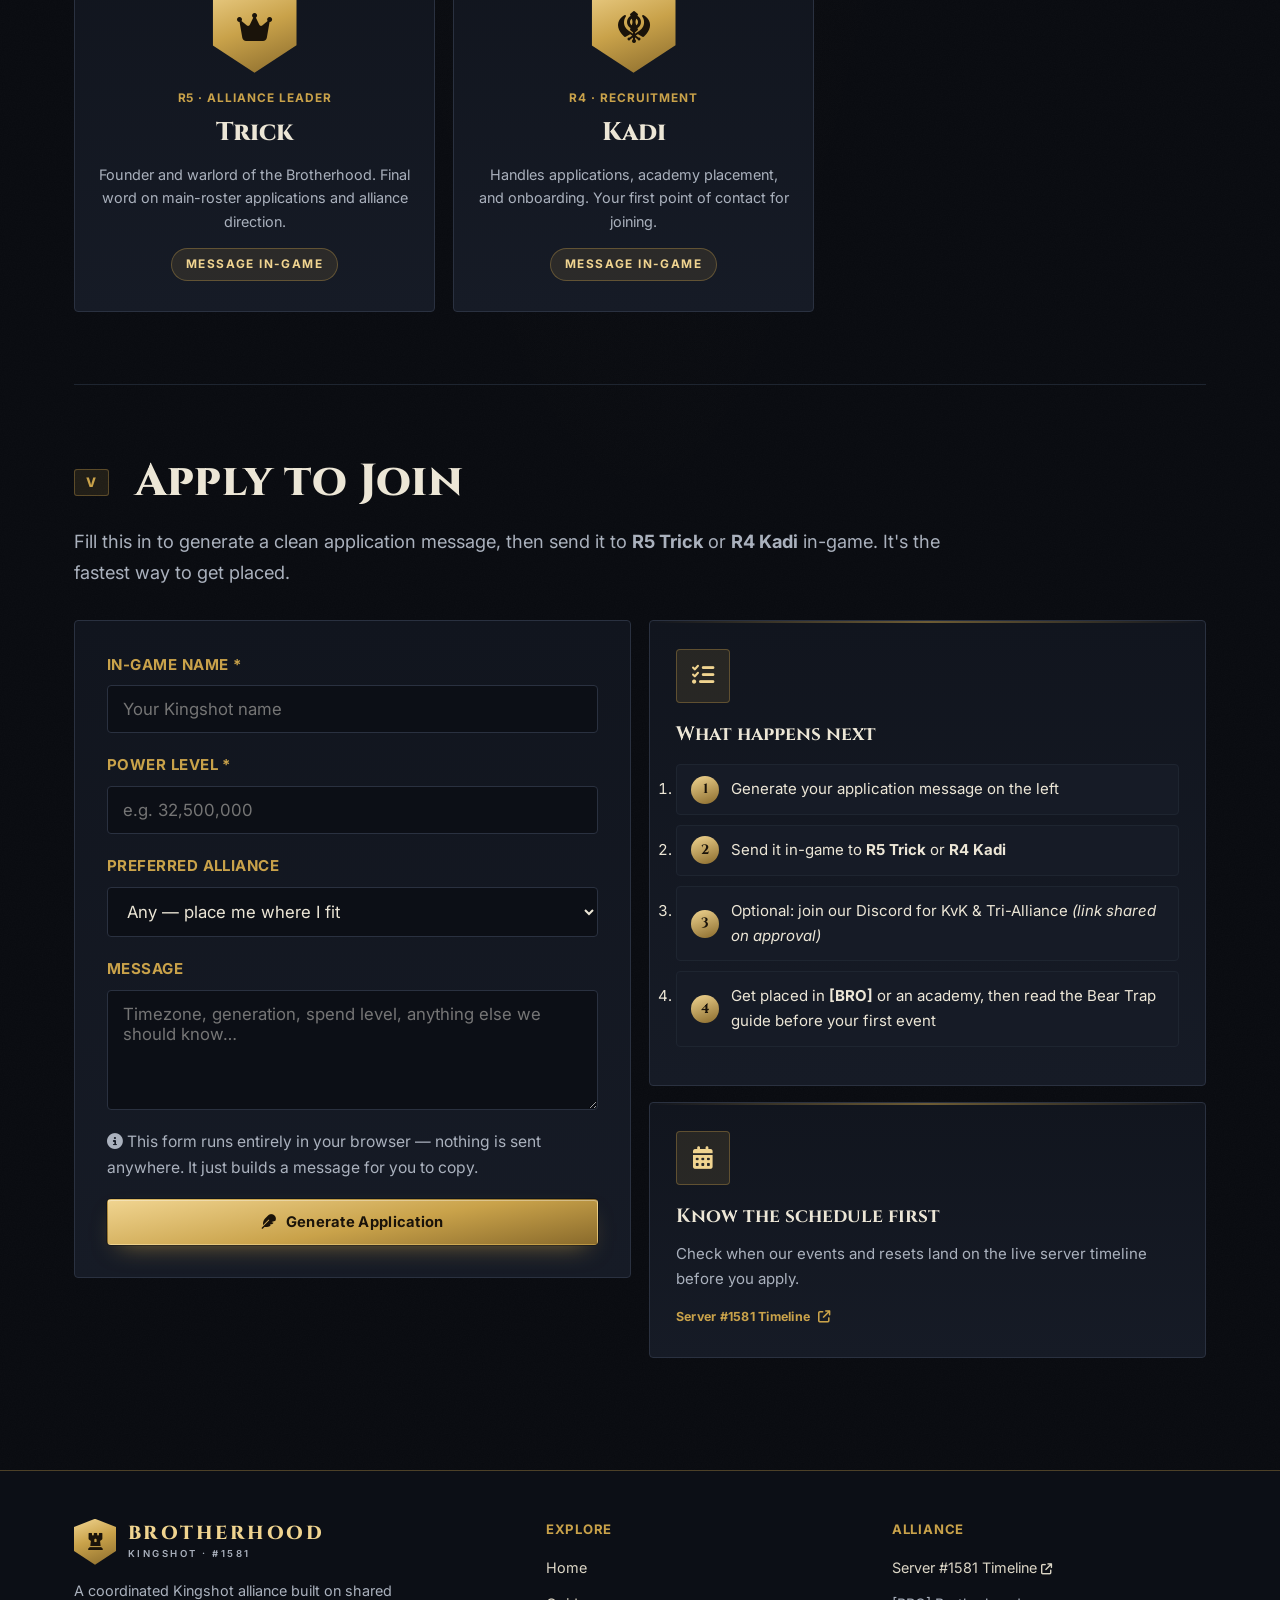
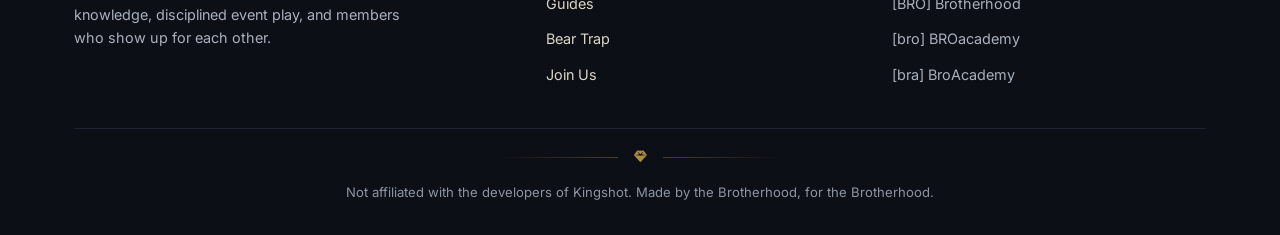
<file: recruitment.html>
<!DOCTYPE html>
<html lang="en">
<head>
<meta charset="UTF-8" />
<meta name="viewport" content="width=device-width, initial-scale=1.0" />
<title>Take the Oath — Join Brotherhood · Kingshot #1581</title>
<meta name="description" content="Join the Brotherhood on Kingshot Server #1581. Requirements, activity expectations, our two academies, and how to apply to R5 Trick and R4 Kadi." />
<link rel="preconnect" href="https://fonts.googleapis.com" />
<link rel="preconnect" href="https://fonts.gstatic.com" crossorigin />
<link href="https://fonts.googleapis.com/css2?family=Cinzel:wght@400;600;700;800;900&family=Cinzel+Decorative:wght@700;900&family=Inter:wght@400;500;600;700&display=swap" rel="stylesheet" />
<link rel="stylesheet" href="https://cdnjs.cloudflare.com/ajax/libs/font-awesome/6.5.1/css/all.min.css" />
<link rel="stylesheet" href="style.css" />
</head>
<body>

<!-- ===================== NAV ===================== -->
<header class="nav">
  <div class="nav-inner">
    <a class="brand" href="home.html" aria-label="Brotherhood home">
      <span class="crest"><i class="fa-solid fa-chess-rook"></i></span>
      <span class="brand-text">
        <span class="brand-name">BROTHERHOOD</span>
        <span class="brand-sub">Server #1581</span>
      </span>
    </a>
    <nav class="nav-links" aria-label="Primary">
      <a href="home.html" data-i18n="nav.home">Home</a>
      <a href="guides.html" data-i18n="nav.guides">Guides</a>
      <a href="index.html" data-i18n="nav.beartrap">Bear Trap</a>
      <a href="recruitment.html" class="active" data-i18n="nav.recruit">Join Us</a>
    </nav>
    <div class="nav-right">
      <div class="lang">
        <button class="lang-btn" data-lang-toggle aria-label="Change language">
          <i class="fa-solid fa-globe"></i><span data-lang-label>EN</span><i class="fa-solid fa-chevron-down" style="font-size:.6rem"></i>
        </button>
        <div class="lang-menu" data-lang-menu></div>
      </div>
      <a class="btn btn-gold desktop-cta" href="#apply" data-i18n="nav.apply">Apply</a>
      <button class="hamburger" data-burger aria-label="Menu"><i class="fa-solid fa-bars"></i></button>
    </div>
  </div>
</header>
<div class="mobile-drawer" data-drawer>
  <a href="home.html" data-i18n="nav.home">Home</a>
  <a href="guides.html" data-i18n="nav.guides">Guides</a>
  <a href="index.html" data-i18n="nav.beartrap">Bear Trap</a>
  <a href="recruitment.html" class="active" data-i18n="nav.recruit">Join Us</a>
  <div class="drawer-cta"><a class="btn btn-gold" href="#apply" style="width:100%" data-i18n="cta.apply">Apply to Join</a></div>
</div>

<!-- ===================== PAGE HEADER ===================== -->
<section class="page-header">
  <div class="crest-lg"><i class="fa-solid fa-handshake-simple"></i></div>
  <h1>Take the Oath</h1>
  <p>We're recruiting active, coordinated players for Server #1581. F2P or whale — what matters is showing up and fighting as one.</p>
  <div class="banner-cta" style="margin-top:26px;display:flex;gap:14px;justify-content:center;flex-wrap:wrap">
    <a class="btn btn-gold" href="#apply"><i class="fa-solid fa-feather"></i> How to Apply</a>
    <a class="btn btn-ghost" href="https://kingshotoptimizer.com/kingdom-timeline/1581/" target="_blank" rel="noopener"><i class="fa-solid fa-calendar-days"></i> Server #1581 Timeline</a>
  </div>
</section>

<main class="wrap" style="padding-top:64px">

  <!-- REQUIREMENTS -->
  <section class="guide-section">
    <h2><span class="snum">I</span> Requirements</h2>
    <p class="lede">Straightforward and fair. Meet these and you'll thrive in the main roster.</p>

    <div class="grid grid-3">
      <div class="feature">
        <div class="ic"><i class="fa-solid fa-bolt"></i></div>
        <h3>Minimum Power</h3>
        <p><strong style="color:var(--gold-bright)">Main [BRO]:</strong> 60M+ power and Truegold 1 (TG1) to join.<br><strong style="color:var(--gold-bright)">Academies:</strong> no minimum — all growing players welcome.</p>
      </div>
      <div class="feature">
        <div class="ic"><i class="fa-solid fa-clock"></i></div>
        <h3>Activity</h3>
        <p>Daily login, alliance help &amp; gifts, and participation in both Bear Trap phases when you're online. Shield up before going inactive.</p>
      </div>
      <div class="feature">
        <div class="ic"><i class="fa-solid fa-comments"></i></div>
        <h3>Communication</h3>
        <p>Day-to-day coordination runs in-game. Discord is <strong>optional</strong> — used mainly for KvK castle battles and Tri-Alliance events, where raid leads will be on voice.</p>
      </div>
    </div>

    <h3 class="prose" style="margin-top:30px">What we expect of every member</h3>
    <ul class="checklist" style="max-width:760px">
      <li>Show up for Bear Trap — BT1 at UTC 08:00, BT2 at UTC 13:00, every second day</li>
      <li>Be reachable in-game — rally calls and event timing run in alliance chat</li>
      <li>Daily login for gifts, help requests, and your own progression</li>
      <li>Read the Bear Trap guide — and apply it (correct hero in slot 1, every time)</li>
      <li>Shield up before going inactive — protect your account and the alliance</li>
      <li>No drama in alliance chat — disagreements go to DM with R4/R5</li>
      <li>Respect every member — F2P or whale, everyone contributes</li>
    </ul>
  </section>

  <!-- WHY JOIN -->
  <section class="guide-section">
    <h2><span class="snum">II</span> Why Brotherhood</h2>
    <p class="lede">We're not just a flag. We're a coordinated order with written playbooks, voice during events, and members who actually help each other.</p>

    <div class="grid grid-3">
      <div class="feature"><div class="ic"><i class="fa-solid fa-scroll"></i></div><h3>Written Guides</h3><p>Every major event has a step-by-step playbook tailored to our server. Stop guessing — start optimizing.</p></div>
      <div class="feature"><div class="ic"><i class="fa-solid fa-tower-observation"></i></div><h3>Live Event Calls</h3><p>In-game rally and timing calls for every event. Voice on Discord for the big ones — KvK castle battles and Tri-Alliance — led by our raid leads.</p></div>
      <div class="feature"><div class="ic"><i class="fa-solid fa-shield-halved"></i></div><h3>Active Defense</h3><p>R4/R5 monitor for incoming raids. You'll get reinforcements and shield pings before you take damage.</p></div>
      <div class="feature"><div class="ic"><i class="fa-solid fa-gift"></i></div><h3>Full Tech &amp; Gifts</h3><p>Maxed alliance research and consistent gift tiers from coordinated event play.</p></div>
      <div class="feature"><div class="ic"><i class="fa-solid fa-comments"></i></div><h3>Helpful Chat</h3><p>Ask a question, get an answer. Veteran members actually share what they know.</p></div>
      <div class="feature"><div class="ic"><i class="fa-solid fa-rocket"></i></div><h3>Progression Coaching</h3><p>F2P, low-spend, or whale — leadership helps you plan the next 30 days of your account.</p></div>
    </div>
  </section>

  <!-- ACADEMIES -->
  <section class="guide-section">
    <h2><span class="snum">III</span> The Academies</h2>
    <p class="lede">Newer or smaller? Start in an academy. Grow, learn the playbooks, and earn your place in the main roster.</p>

    <div class="grid grid-2">
      <div class="academy">
        <span class="tag">[bro] BROacademy</span>
        <h3>First Academy</h3>
        <p>The primary feeder alliance. Learn our Bear Trap protocol, build toward main-roster power, and get hands-on coaching from veteran members. No power minimum — just bring activity and willingness to learn.</p>
      </div>
      <div class="academy">
        <span class="tag">[bra] BroAcademy</span>
        <h3>Second Academy</h3>
        <p>Our overflow and growth alliance for newer players and alts. Same coordinated culture, same access to our guides, with a relaxed entry bar while you develop.</p>
      </div>
    </div>

    <div class="callout">
      <strong>Not sure which fits?</strong>
      Apply anyway — leadership will place you in the right alliance based on your power and goals. You can always graduate up to <strong>[BRO] Brotherhood</strong> as you grow.
    </div>
  </section>

  <!-- LEADERSHIP -->
  <section class="guide-section">
    <h2><span class="snum">IV</span> Recruitment Leadership</h2>
    <p class="lede">Message either of these leaders in-game on Server #1581 to apply or ask questions.</p>

    <div class="grid grid-2" style="max-width:740px">
      <div class="leader">
        <div class="avatar"><i class="fa-solid fa-crown"></i></div>
        <div class="rank">R5 · Alliance Leader</div>
        <div class="lname">Trick</div>
        <p>Founder and warlord of the Brotherhood. Final word on main-roster applications and alliance direction.</p>
        <div class="badges" style="margin-top:14px"><span class="badge">Message in-game</span></div>
      </div>
      <div class="leader">
        <div class="avatar"><i class="fa-solid fa-khanda"></i></div>
        <div class="rank">R4 · Recruitment</div>
        <div class="lname">Kadi</div>
        <p>Handles applications, academy placement, and onboarding. Your first point of contact for joining.</p>
        <div class="badges" style="margin-top:14px"><span class="badge">Message in-game</span></div>
      </div>
    </div>
  </section>

  <!-- APPLY -->
  <section class="guide-section" id="apply">
    <h2><span class="snum">V</span> Apply to Join</h2>
    <p class="lede">Fill this in to generate a clean application message, then send it to <strong>R5 Trick</strong> or <strong>R4 Kadi</strong> in-game. It's the fastest way to get placed.</p>

    <div class="grid grid-2" style="align-items:start">
      <form class="form" id="applyForm" novalidate>
        <div class="field">
          <label for="igName">In-Game Name <span class="req">*</span></label>
          <input type="text" id="igName" name="igName" placeholder="Your Kingshot name" required />
        </div>
        <div class="field">
          <label for="igPower">Power Level <span class="req">*</span></label>
          <input type="text" id="igPower" name="igPower" placeholder="e.g. 32,500,000" required />
        </div>
        <div class="field">
          <label for="igPref">Preferred Alliance</label>
          <select id="igPref" name="igPref">
            <option value="Any — place me where I fit">Any — place me where I fit</option>
            <option value="[BRO] Brotherhood (main)">[BRO] Brotherhood (main roster)</option>
            <option value="[bro] BROacademy">[bro] BROacademy</option>
            <option value="[bra] BroAcademy">[bra] BroAcademy</option>
          </select>
        </div>
        <div class="field">
          <label for="igMsg">Message</label>
          <textarea id="igMsg" name="igMsg" placeholder="Timezone, generation, spend level, anything else we should know…"></textarea>
        </div>
        <p class="form-note"><i class="fa-solid fa-circle-info"></i> This form runs entirely in your browser — nothing is sent anywhere. It just builds a message for you to copy.</p>
        <button type="submit" class="btn btn-gold" style="width:100%"><i class="fa-solid fa-feather"></i> Generate Application</button>

        <div class="form-success" id="applySuccess">
          <i class="fa-solid fa-circle-check"></i>
          <div style="flex:1">
            <strong style="font-family:var(--display);color:var(--ink)">Ready to send!</strong>
            <div style="font-size:.88rem;color:var(--muted);margin-top:2px">Copy this and message it to <strong style="color:var(--gold-bright)">R5 Trick</strong> or <strong style="color:var(--gold-bright)">R4 Kadi</strong> in-game.</div>
            <div class="copybox" id="applyCopy"></div>
            <button type="button" class="btn btn-ghost btn-sm" id="applyCopyBtn" style="margin-top:12px"><i class="fa-regular fa-copy"></i> Copy message</button>
          </div>
        </div>
      </form>

      <aside>
        <div class="card" style="margin-bottom:16px">
          <div class="card-icon"><i class="fa-solid fa-list-check"></i></div>
          <h3>What happens next</h3>
          <ol class="steps" style="margin-top:14px">
            <li>Generate your application message on the left</li>
            <li>Send it in-game to <strong>R5 Trick</strong> or <strong>R4 Kadi</strong></li>
            <li>Optional: join our Discord for KvK &amp; Tri-Alliance <em>(link shared on approval)</em></li>
            <li>Get placed in <strong>[BRO]</strong> or an academy, then read the Bear Trap guide before your first event</li>
          </ol>
        </div>
        <div class="card">
          <div class="card-icon"><i class="fa-solid fa-calendar-days"></i></div>
          <h3>Know the schedule first</h3>
          <p>Check when our events and resets land on the live server timeline before you apply.</p>
          <a class="card-link" href="https://kingshotoptimizer.com/kingdom-timeline/1581/" target="_blank" rel="noopener">Server #1581 Timeline <i class="fa-solid fa-arrow-up-right-from-square"></i></a>
        </div>
      </aside>
    </div>
  </section>

</main>

<!-- ===================== FOOTER ===================== -->
<footer class="footer">
  <div class="wrap">
    <div class="footer-grid">
      <div>
        <a class="brand" href="home.html">
          <span class="crest"><i class="fa-solid fa-chess-rook"></i></span>
          <span class="brand-text">
            <span class="brand-name">BROTHERHOOD</span>
            <span class="brand-sub">Kingshot · #1581</span>
          </span>
        </a>
        <p data-i18n="footer.tagline">A coordinated Kingshot alliance built on shared knowledge, disciplined event play, and members who show up for each other.</p>
      </div>
      <div>
        <h4 data-i18n="footer.explore">Explore</h4>
        <ul>
          <li><a href="home.html" data-i18n="nav.home">Home</a></li>
          <li><a href="guides.html" data-i18n="nav.guides">Guides</a></li>
          <li><a href="index.html" data-i18n="nav.beartrap">Bear Trap</a></li>
          <li><a href="recruitment.html" data-i18n="nav.recruit">Join Us</a></li>
        </ul>
      </div>
      <div>
        <h4 data-i18n="footer.alliance">Alliance</h4>
        <ul>
          <li><a href="https://kingshotoptimizer.com/kingdom-timeline/1581/" target="_blank" rel="noopener">Server #1581 Timeline <i class="fa-solid fa-arrow-up-right-from-square" style="font-size:.7rem"></i></a></li>
          <li><span class="text-muted" style="font-size:.9rem">[BRO] Brotherhood</span></li>
          <li><span class="text-muted" style="font-size:.9rem">[bro] BROacademy</span></li>
          <li><span class="text-muted" style="font-size:.9rem">[bra] BroAcademy</span></li>
        </ul>
      </div>
    </div>
    <div class="footer-bottom">
      <div class="rule"><i class="fa-solid fa-gem"></i></div>
      <div data-i18n="footer.rights">Not affiliated with the developers of Kingshot. Made by the Brotherhood, for the Brotherhood.</div>
    </div>
  </div>
</footer>

<script src="app.js" defer></script>
</body>
</html>
</file>
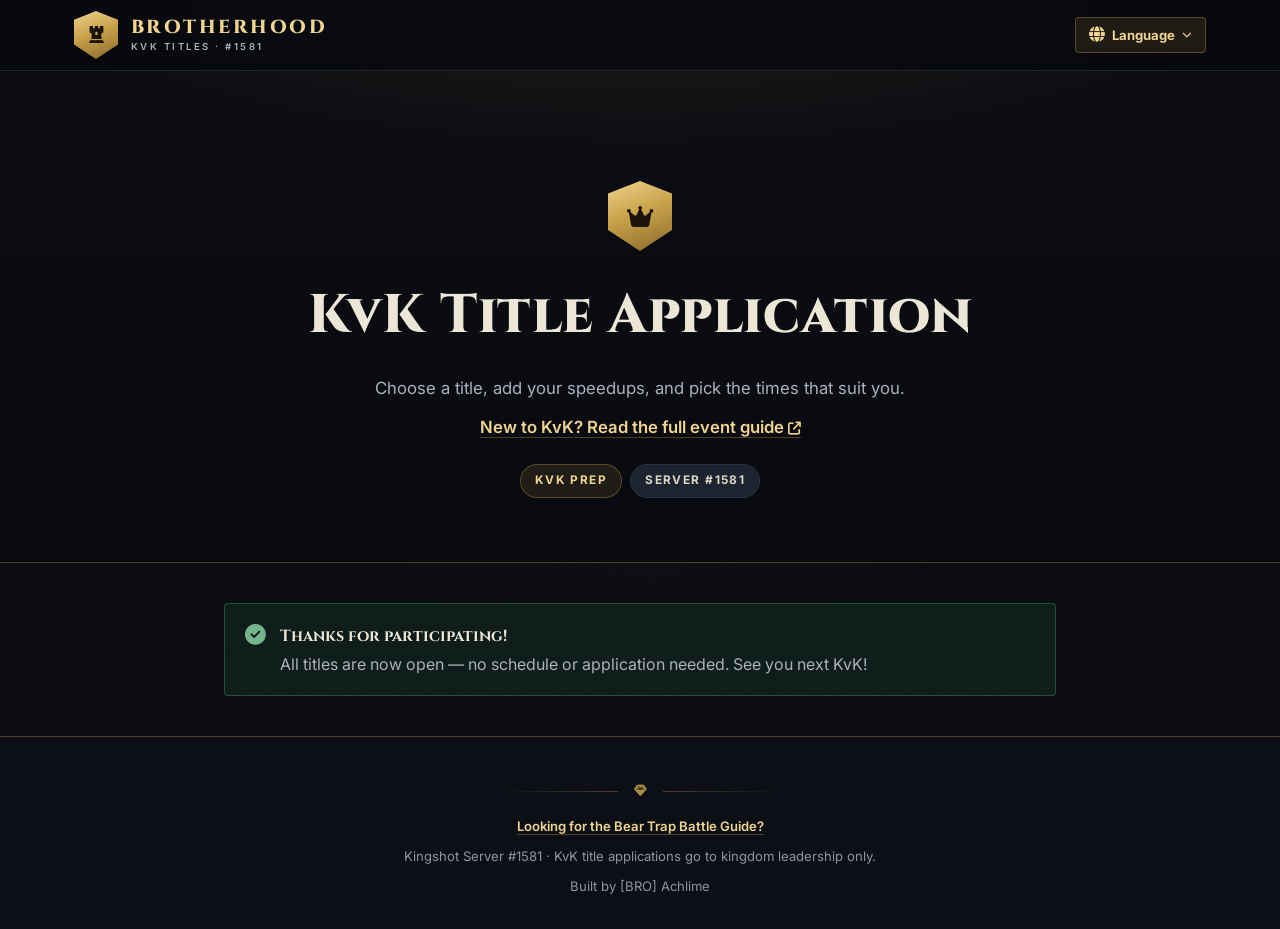
<file: speedups.html>
<!DOCTYPE html>
<html lang="en">
<head>
<meta charset="UTF-8" />
<meta name="viewport" content="width=device-width, initial-scale=1.0" />
<title>KvK Title Application — Kingshot #1581</title>
<meta name="description" content="Apply for a KvK governor title (Chief Minister / Noble Advisor), tell us your available time windows, and submit your speedups. Kingshot Server #1581." />
<link rel="preconnect" href="https://fonts.googleapis.com" />
<link rel="preconnect" href="https://fonts.gstatic.com" crossorigin />
<link href="https://fonts.googleapis.com/css2?family=Cinzel:wght@400;600;700;800;900&family=Cinzel+Decorative:wght@700;900&family=Inter:wght@400;500;600;700&display=swap" rel="stylesheet" />
<link rel="stylesheet" href="https://cdnjs.cloudflare.com/ajax/libs/font-awesome/6.5.1/css/all.min.css" />
<link rel="stylesheet" href="style.css" />
</head>
<body>

<!-- ===================== NAV ===================== -->
<header class="nav">
  <div class="nav-inner">
    <a class="brand" href="index.html" aria-label="Brotherhood — Bear Trap Guide">
      <span class="crest"><i class="fa-solid fa-chess-rook"></i></span>
      <span class="brand-text">
        <span class="brand-name">BROTHERHOOD</span>
        <span class="brand-sub">KvK Titles · #1581</span>
      </span>
    </a>
    <div class="nav-right">
      <div class="lang" data-tl-menu>
        <button class="lang-btn" type="button" data-tl-btn aria-haspopup="true" aria-expanded="false">
          <i class="fa-solid fa-globe"></i><span>Language</span><i class="fa-solid fa-chevron-down" style="font-size:.6rem"></i>
        </button>
        <div class="lang-menu"><!-- rendered by speedups.js (renderLangMenu) --></div>
      </div>
    </div>
  </div>
</header>

<!-- ===================== PAGE HEADER ===================== -->
<section class="page-header">
  <div class="crest-lg"><i class="fa-solid fa-crown"></i></div>
  <h1 data-i18n="h1">KvK Title Application</h1>
  <p data-i18n="tagline">Choose a title, add your speedups, and pick the times that suit you.</p>
  <p style="margin-top:12px"><a class="ext-link" href="https://kingshotdata.com/events/kingdom-of-power-kvk-event/" target="_blank" rel="noopener"><span data-i18n="guideLink">New to KvK? Read the full event guide</span> <i class="fa-solid fa-arrow-up-right-from-square" style="font-size:.78em"></i></a></p>
  <div class="badges" style="margin-top:22px">
    <span class="badge" data-i18n="badgePrep">KvK Prep</span>
    <span class="badge alt">Server #1581</span>
  </div>
</section>

<main class="wrap prose" style="padding-top:40px;max-width:880px">

  <div class="view-tabs" role="tablist">
    <button type="button" data-view="form" class="active" role="tab" aria-selected="true" data-i18n="tabForm">Submit application</button>
    <button type="button" data-view="roster" role="tab" aria-selected="false" data-i18n="tabRoster">Title roster</button>
  </div>

  <!-- Shown when the KvK title event is over (FORM_OPEN and ROSTERS_OPEN both false) -->
  <div id="thanksBox" style="display:none">
    <div class="form-success show" style="margin-top:0">
      <i class="fa-solid fa-circle-check"></i>
      <div style="flex:1">
        <strong style="font-family:var(--display);color:var(--ink)" data-i18n="thanksTitle">Thanks for participating!</strong>
        <div style="font-size:1rem;color:var(--muted);margin-top:2px" data-i18n="thanksBody">All titles are now open — no schedule or application needed. See you next KvK!</div>
      </div>
    </div>
  </div>

  <div id="viewForm">

  <div class="callout info" id="setupNotice" style="display:none">
    <strong>Submissions aren't open yet</strong>
    The collection backend hasn't been connected. R4/R5: see the setup notes in the repo.
  </div>

  <form class="form" id="speedupForm" novalidate>

    <!-- ============ ABOUT YOU ============ -->
    <h3 class="form-section"><span data-i18n="aboutHead">About you</span></h3>

    <!-- GOVERNOR NAME -->
    <div class="field">
      <label for="govName"><span data-i18n="govLabel">Governor Name</span> <span class="req">*</span></label>
      <input type="text" id="govName" name="govName" placeholder="Your exact in-game name" data-i18n-ph="govPh" autocomplete="nickname" required aria-describedby="err_govName" />
      <p class="field-error" id="err_govName" role="alert"></p>
    </div>

    <!-- GAME ID -->
    <div class="field">
      <label for="gameId"><span data-i18n="gameIdLabel">Game ID</span> <span class="opt" data-i18n="optional">(optional)</span></label>
      <p class="form-note" style="margin:0 0 8px" data-i18n="gameIdNote">Helps us find you if you change your name. In game: tap your avatar → your ID is under your name.</p>
      <input type="text" id="gameId" name="gameId" inputmode="numeric" placeholder="e.g. 123456789" data-i18n-ph="gameIdPh" autocomplete="off" />
    </div>

    <!-- ALLIANCE -->
    <div class="field">
      <label for="alliance"><span data-i18n="allianceLabel">Alliance</span> <span class="req">*</span></label>
      <select id="alliance" name="alliance" required>
        <option value="" disabled selected data-i18n="alliancePick">Choose your alliance…</option>
        <option value="[APX] Predator">[APX] Predator</option>
        <option value="[BRO] Brotherhood">[BRO] Brotherhood</option>
        <option value="[Jaz] JustaZoo">[Jaz] JustaZoo</option>
        <option value="[AMF] AhjinSeoul">[AMF] AhjinSeoul</option>
        <option value="[THC] TheHighCouncil">[THC] TheHighCouncil</option>
        <option value="[bro] BROacademy">[bro] BROacademy</option>
        <option value="[fam] KingsQueens">[fam] KingsQueens</option>
        <option value="[jaz] JustaZoo2">[jaz] JustaZoo2</option>
        <option value="[2UP] Teamwork777">[2UP] Teamwork777</option>
        <option value="[bra] BroAcademy">[bra] BroAcademy</option>
        <option value="[TVB] TheVikings2b">[TVB] TheVikings2b</option>
        <option value="[apx] farmacademy">[apx] farmacademy</option>
        <option value="Other" data-i18n="allianceOther">Other…</option>
      </select>
      <input type="text" id="allianceOther" placeholder="Type your alliance (e.g. [TAG] Name)" data-i18n-ph="allianceOtherPh" autocomplete="off" style="display:none;margin-top:10px" />
      <p class="field-error" id="err_alliance" role="alert"></p>
    </div>

    <!-- ============ YOUR SPEEDUPS ============ -->
    <h3 class="form-section"><span data-i18n="speedupsHead">Your speedups</span> <span class="req">*</span></h3>

    <div class="field">
      <label for="shot"><span data-i18n="shotLabel">Screenshot</span> <span class="opt" data-i18n="optional">(optional)</span></label>
      <p class="form-note" style="margin:0 0 10px" data-i18n-html="shotNote">Upload your speedup screen and we will read the numbers for you. In game: <strong>Backpack → Speedups → Overview</strong>.</p>
      <input type="file" id="shot" accept="image/*" />
      <div id="ocrStatus" class="ocr-status" style="display:none"></div>
      <img id="shotPreview" alt="Screenshot preview" style="display:none;max-width:280px;border-radius:6px;border:1px solid var(--line);margin-top:10px" />
    </div>

    <div class="field">
      <div class="toggle-line">
        <span class="form-note" data-i18n="unitLead">My numbers are in</span>
        <div class="hero-filter" style="margin:0">
          <div class="seg" role="group" aria-label="Your numbers are shown in">
            <button type="button" data-unit="days" class="active" aria-pressed="true" data-i18n="unitDays">Day(s)</button>
            <button type="button" data-unit="hrs" aria-pressed="false" data-i18n="unitHrs">Hrs</button>
            <button type="button" data-unit="min" aria-pressed="false" data-i18n="unitMin">Min</button>
          </div>
        </div>
      </div>
      <p class="form-note" style="margin:8px 0 0" data-i18n="unitNote">Match the unit shown at the bottom of the game's Overview panel.</p>
    </div>

    <div class="su-rows" id="suRows"><!-- rows injected by JS --></div>
    <p class="form-note"><i class="fa-solid fa-circle-info"></i> <span data-i18n="zeroNote">Leave a row at zero if you have none of that type.</span></p>
    <p class="field-error" id="err_speedups" role="alert"></p>

    <!-- ============ TITLES ============ -->
    <h3 class="form-section"><span data-i18n="titlesHead">Titles you want</span> <span class="req">*</span></h3>

    <p class="form-note" style="margin:0 0 14px"><a class="ext-link" href="#roster" data-i18n="cmClosed">Chief Minister applications have closed — see the Day 1 schedule below.</a></p>

    <div id="ministersHelp" style="display:none;margin:0 0 16px">
      <img id="ministersShot" alt="The King's title screen in game, with the two titles we need highlighted in red" style="width:100%;max-width:520px;border-radius:8px;border:1px solid var(--line);display:block" />
      <p class="form-note" style="margin:10px 0 0" data-i18n-html="seeCaption">Open the <strong>King → appoint titles</strong> screen in game. The two we need are highlighted in red.</p>
    </div>

    <div class="title-cards" id="titleCards">
      <label class="title-card closed" data-title="Chief Minister">
        <input type="checkbox" name="title" value="Chief Minister" disabled />
        <span class="tc-body">
          <span class="tc-name"><i class="fa-solid fa-scale-balanced"></i> <span class="tc-title" data-key="cm">Chief Minister</span> <span class="tc-closed" data-i18n="closedBadge">Closed</span></span>
          <span class="tc-buff" data-i18n="cmBuff">+10% Construction, Research &amp; Training speed</span>
          <span class="tc-when" data-i18n="cmWhen">Day 1 — construction. Days 2 &amp; 5: open to everyone, no need to apply.</span>
        </span>
      </label>
      <label class="title-card" data-title="Noble Advisor">
        <input type="checkbox" name="title" value="Noble Advisor" />
        <span class="tc-body">
          <span class="tc-name"><i class="fa-solid fa-chess-knight"></i> <span class="tc-title" data-key="na">Noble Advisor</span></span>
          <span class="tc-buff" data-i18n="naBuff">+50% Training speed + 200 training capacity</span>
          <span class="tc-when" data-i18n="naWhen">Day 4 — troop training</span>
        </span>
      </label>
    </div>
    <p class="field-error" id="err_titles" role="alert"></p>

    <!-- ============ AVAILABILITY ============ -->
    <h3 class="form-section"><span data-i18n="timeHead">Preferred time</span> <span class="req">*</span></h3>
    <details class="info-accordion" style="margin:0 0 18px">
      <summary data-i18n="accTitle">This is a request, not a guaranteed slot</summary>
      <p data-i18n="accBody">Title slots are limited. We give priority to the highest speedups so the kingdom scores the most points, then place everyone else where we can. The more speedups you have, the better your chance of a slot.</p>
    </details>

    <div class="hero-filter" style="margin:0 0 14px">
      <div class="seg" role="group" aria-label="Enter times in">
        <button type="button" data-tz="utc" class="active" aria-pressed="true" data-i18n="modeUtc">UTC / Server time</button>
        <button type="button" data-tz="local" aria-pressed="false" data-i18n="modeLocal">My local time</button>
      </div>
    </div>

    <div class="tz-clock" role="status">
      <i class="fa-regular fa-clock"></i>
      <span id="clockLabel" data-i18n="serverNowLabel">Server time now</span>
      <strong id="clockTime">--:--</strong>
    </div>

    <div class="field" id="tzWrap">
      <label for="tz" data-i18n="tzLabel">Your timezone</label>
      <select id="tz" name="tz"></select>
      <p class="form-note" style="margin:8px 0 0" data-i18n="tzWrong">If the time above is wrong, pick the closest match.</p>
    </div>

    <label class="flex-line" style="margin-top:4px"><input type="checkbox" id="flexible"> <span data-i18n="flexible">I am flexible — any time works</span></label>

    <div id="windows"><!-- window rows injected by JS --></div>
    <button type="button" class="btn btn-ghost btn-sm" id="addWindow" style="margin-top:2px"><i class="fa-solid fa-plus"></i> <span data-i18n="addWindow">Add another window</span></button>
    <p class="field-error" id="err_availability" role="alert"></p>

    <!-- ============ NOTES ============ -->
    <div class="field" style="margin-top:26px">
      <label for="notes"><span data-i18n="notesLabel">Notes</span> <span class="opt" data-i18n="optional">(optional)</span></label>
      <input type="text" id="notes" name="notes" placeholder="Anything leadership should know" data-i18n-ph="notesPh" autocomplete="off" />
    </div>

    <button type="submit" class="btn btn-gold" id="submitBtn" style="width:100%"><i class="fa-solid fa-paper-plane"></i> <span data-i18n="submit">Submit Application</span></button>

    <div class="form-success" id="okBox" role="status" aria-live="polite">
      <i class="fa-solid fa-circle-check"></i>
      <div style="flex:1">
        <strong style="font-family:var(--display);color:var(--ink)" data-i18n="okTitle">Application received — thanks!</strong>
        <div style="font-size:1rem;color:var(--muted);margin-top:2px" id="okText">Leadership will sort the title slots from here.</div>
      </div>
    </div>
    <div class="callout bad" id="errBox" style="display:none" role="alert" aria-live="assertive">
      <strong data-i18n="errTitle">That didn't send</strong>
      <span id="errText">Please try again, or message your details to R4 Kadi in-game.</span>
    </div>
  </form>

  </div><!-- /viewForm -->

  <!-- ============ TITLE ROSTERS (roster tab) ============ -->
  <section id="cmSchedule" style="display:none">
    <p class="form-note" id="formsClosedNote" style="display:none;margin:0 0 18px" data-i18n="formsClosed">Applications have closed — schedules below.</p>

    <div class="view-tabs" role="tablist">
      <button type="button" data-roster="na" class="active" role="tab" aria-selected="true" data-i18n="tabNa">Day 4 · Noble Advisor</button>
      <button type="button" data-roster="cm" role="tab" aria-selected="false" data-i18n="tabCm">Day 1 · Chief Minister</button>
    </div>

    <p class="form-note" style="margin:0 0 18px" data-i18n="schedNote">Times are in UTC and your local time. Be online 5 minutes before your slot.</p>

    <div id="rosterNa">
      <h2 class="sched-head"><i class="fa-solid fa-chess-knight"></i> <span data-i18n="naSchedHead">Noble Advisor — Day 4 schedule</span></h2>
      <div class="sched-wrap" style="margin-top:10px">
        <table class="sched">
          <thead>
            <tr>
              <th>#</th>
              <th>UTC</th>
              <th data-i18n="colLocal">Your time</th>
              <th data-i18n="colGov">Governor</th>
              <th data-i18n="allianceLabel">Alliance</th>
            </tr>
          </thead>
          <tbody id="naSchedBody"><!-- rows rendered by speedups.js --></tbody>
        </table>
      </div>
    </div>

    <div id="rosterCm" style="display:none">
      <h2 class="sched-head"><i class="fa-solid fa-scale-balanced"></i> <span data-i18n="schedHead">Chief Minister — Day 1 schedule</span></h2>
      <div class="sched-wrap" style="margin-top:10px">
        <table class="sched">
          <thead>
            <tr>
              <th>#</th>
              <th>UTC</th>
              <th data-i18n="colLocal">Your time</th>
              <th data-i18n="colGov">Governor</th>
              <th data-i18n="allianceLabel">Alliance</th>
            </tr>
          </thead>
          <tbody id="schedBody"><!-- rows rendered by speedups.js --></tbody>
        </table>
      </div>
    </div>
  </section>

</main>

<!-- ===================== FOOTER ===================== -->
<footer class="footer">
  <div class="wrap">
    <div class="footer-bottom" style="border-top:none;padding-top:0">
      <div class="rule"><i class="fa-solid fa-gem"></i></div>
      <div><a class="ext-link" href="index.html" data-i18n="footGuide">Looking for the Bear Trap Battle Guide?</a></div>
      <div style="margin-top:8px" data-i18n="footLine">Kingshot Server #1581 · KvK title applications go to kingdom leadership only.</div>
      <div style="margin-top:8px" translate="no">Built by [BRO] Achlime</div>
    </div>
  </div>
</footer>

<script src="i18n.js"></script>
<script src="speedups.js"></script>
</body>
</html>
</file>
<file: style.css>
/* ==========================================================================
   [BRO] BROTHERHOOD — Kingshot Alliance
   Shared design system · "Royal Decree" theme
   ========================================================================== */

/* ---------- TOKENS ---------- */
:root {
  /* surfaces */
  --bg:        #080a0f;
  --bg-2:      #0c0f16;
  --panel:     #11151e;
  --panel-2:   #161b26;
  --panel-3:   #1d2430;
  --line:      #2a3140;
  --line-soft: #1e2530;

  /* ink */
  --ink:       #ece6d6;   /* warm parchment */
  --ink-dim:   #c3bca9;
  --muted:     #8b93a0;
  --muted-2:   #6b727e;

  /* gold */
  --gold:        #c9a24a;
  --gold-bright: #f0d490;
  --gold-deep:   #8a6b2c;
  --gold-soft:   rgba(201, 162, 74, 0.12);
  --gold-line:   rgba(201, 162, 74, 0.34);

  /* heraldic */
  --crimson:        #8e1f2b;
  --crimson-bright: #c0392b;
  --azure:          #2f6fb0;

  /* status */
  --green:  #3fae6a;
  --red:    #d4493f;
  --orange: #d98a2b;

  /* type */
  --display: 'Cinzel', 'Times New Roman', serif;
  --decor:   'Cinzel Decorative', 'Cinzel', serif;
  --body:    'Inter', -apple-system, BlinkMacSystemFont, 'Segoe UI', sans-serif;

  --maxw: 1180px;
  --radius: 4px;
}

/* ---------- RESET ---------- */
* { box-sizing: border-box; margin: 0; padding: 0; }
html { scroll-behavior: smooth; -webkit-text-size-adjust: 100%; }
body {
  font-family: var(--body);
  background: var(--bg);
  color: var(--ink);
  line-height: 1.65;
  font-size: 16px;
  overflow-x: hidden;
  /* fine grain texture */
  background-image:
    radial-gradient(ellipse at 50% -10%, rgba(201,162,74,0.07) 0%, transparent 55%),
    url("data:image/svg+xml,%3Csvg xmlns='http://www.w3.org/2000/svg' width='160' height='160'%3E%3Cfilter id='n'%3E%3CfeTurbulence type='fractalNoise' baseFrequency='0.85' numOctaves='2' stitchTiles='stitch'/%3E%3CfeColorMatrix type='saturate' values='0'/%3E%3C/filter%3E%3Crect width='100%25' height='100%25' filter='url(%23n)' opacity='0.025'/%3E%3C/svg%3E");
}
img { max-width: 100%; display: block; }
a { color: var(--gold); text-decoration: none; transition: color .15s ease; }
a:hover { color: var(--gold-bright); }
ul { list-style: none; }
::selection { background: var(--gold-deep); color: #fff; }

/* scrollbar */
::-webkit-scrollbar { width: 11px; height: 11px; }
::-webkit-scrollbar-track { background: var(--bg-2); }
::-webkit-scrollbar-thumb { background: var(--panel-3); border-radius: 6px; border: 2px solid var(--bg-2); }
::-webkit-scrollbar-thumb:hover { background: var(--gold-deep); }

/* ---------- TYPE HELPERS ---------- */
.display { font-family: var(--display); font-weight: 700; letter-spacing: .02em; line-height: 1.1; }
.eyebrow {
  font-family: var(--display);
  font-weight: 600;
  font-size: .76rem;
  letter-spacing: .32em;
  text-transform: uppercase;
  color: var(--gold);
  display: inline-block;
}
.text-muted { color: var(--muted); }

/* ---------- LAYOUT ---------- */
.wrap { max-width: var(--maxw); margin: 0 auto; padding: 0 24px; }
.section { padding: 84px 0; position: relative; }
.section--tight { padding: 56px 0; }
.section-head { text-align: center; max-width: 760px; margin: 0 auto 48px; }
.section-head h2 {
  font-family: var(--display);
  font-weight: 800;
  font-size: clamp(1.8rem, 4vw, 2.7rem);
  color: var(--ink);
  margin: 14px 0 12px;
  letter-spacing: .01em;
}
.section-head p { color: var(--muted); font-size: 1.05rem; }

/* alternating section bg */
.section--alt { background: var(--bg-2); border-top: 1px solid var(--line-soft); border-bottom: 1px solid var(--line-soft); }

/* ---------- HERALDIC DIVIDER ---------- */
.rule {
  display: flex; align-items: center; justify-content: center; gap: 16px;
  margin: 0 auto; max-width: 280px; color: var(--gold);
}
.rule::before, .rule::after {
  content: ""; height: 1px; flex: 1;
  background: linear-gradient(90deg, transparent, var(--gold-line));
}
.rule::after { background: linear-gradient(90deg, var(--gold-line), transparent); }
.rule i { font-size: .8rem; opacity: .85; }

/* ==========================================================================
   NAVIGATION
   ========================================================================== */
.nav {
  position: sticky; top: 0; z-index: 1000;
  background: rgba(8, 10, 15, 0.78);
  backdrop-filter: blur(14px) saturate(140%);
  border-bottom: 1px solid var(--line-soft);
  transition: background .25s ease, border-color .25s ease, box-shadow .25s ease;
}
.nav.scrolled {
  background: rgba(8, 10, 15, 0.95);
  border-bottom-color: var(--gold-line);
  box-shadow: 0 10px 30px -18px rgba(0,0,0,.9);
}
.nav-inner {
  max-width: var(--maxw); margin: 0 auto; padding: 0 24px;
  height: 70px; display: flex; align-items: center; justify-content: space-between; gap: 18px;
}
.brand { display: flex; align-items: center; gap: 12px; }
.brand .crest {
  width: 42px; height: 46px; flex: none;
  display: grid; place-items: center;
  color: #1a130a; font-size: 1.15rem;
  background: linear-gradient(160deg, var(--gold-bright), var(--gold) 45%, var(--gold-deep));
  clip-path: polygon(50% 0, 100% 18%, 100% 70%, 50% 100%, 0 70%, 0 18%);
  box-shadow: 0 0 0 1px rgba(0,0,0,.4), 0 6px 16px -8px rgba(201,162,74,.8);
}
.brand .brand-text { line-height: 1.15; }
.brand .brand-name {
  font-family: var(--display); font-weight: 800; font-size: 1.05rem;
  color: var(--gold-bright); letter-spacing: .14em;
}
.brand .brand-sub { font-size: .68rem; color: var(--muted); letter-spacing: .18em; text-transform: uppercase; }

.nav-links { display: flex; align-items: center; gap: 4px; }
.nav-links a {
  font-family: var(--display); font-weight: 600;
  font-size: .82rem; letter-spacing: .12em; text-transform: uppercase;
  color: var(--ink-dim); padding: 10px 16px; border-radius: var(--radius);
  position: relative; transition: color .15s ease;
}
.nav-links a::after {
  content: ""; position: absolute; left: 16px; right: 16px; bottom: 6px; height: 2px;
  background: var(--gold); transform: scaleX(0); transform-origin: left; transition: transform .22s ease;
}
.nav-links a:hover { color: var(--gold-bright); }
.nav-links a:hover::after,
.nav-links a.active::after { transform: scaleX(1); }
.nav-links a.active { color: var(--gold-bright); }

.nav-right { display: flex; align-items: center; gap: 10px; }

/* language switcher */
.lang { position: relative; }
.lang-btn {
  display: flex; align-items: center; gap: 7px;
  background: var(--gold-soft); border: 1px solid var(--gold-line); color: var(--gold-bright);
  font-family: var(--body); font-size: .82rem; font-weight: 700;
  padding: 9px 13px; border-radius: var(--radius); cursor: pointer; transition: all .15s ease;
}
.lang-btn .fa-globe { font-size: .98rem; }
.lang-btn:hover { background: var(--gold); border-color: var(--gold); color: #1a130a; }
.lang-btn:hover .fa-chevron-down { color: #1a130a; }
.lang-menu {
  position: absolute; right: 0; top: calc(100% + 8px); min-width: 158px;
  background: var(--panel); border: 1px solid var(--line); border-radius: var(--radius);
  box-shadow: 0 18px 40px -20px rgba(0,0,0,.9); padding: 6px;
  opacity: 0; visibility: hidden; transform: translateY(-6px); transition: all .16s ease; z-index: 50;
}
.lang.open .lang-menu { opacity: 1; visibility: visible; transform: translateY(0); }
.lang-menu button {
  width: 100%; text-align: left; background: transparent; border: 0; cursor: pointer;
  color: var(--ink-dim); font-family: var(--body); font-size: .85rem; padding: 9px 11px;
  border-radius: 3px; display: flex; align-items: center; gap: 9px; transition: all .12s ease;
}
.lang-menu button:hover { background: var(--panel-2); color: var(--gold-bright); }
.lang-menu button.active { color: var(--gold-bright); }
.lang-menu button .flag { font-size: 1rem; }

/* buttons */
.btn {
  display: inline-flex; align-items: center; justify-content: center; gap: 9px;
  font-family: var(--display); font-weight: 700; font-size: .82rem;
  letter-spacing: .14em; text-transform: uppercase;
  padding: 13px 26px; border-radius: var(--radius); cursor: pointer;
  border: 1px solid transparent; transition: all .18s ease; white-space: nowrap;
}
.btn-gold {
  color: #1a130a;
  background: linear-gradient(170deg, var(--gold-bright), var(--gold) 55%, var(--gold-deep));
  box-shadow: 0 0 0 1px rgba(0,0,0,.3), inset 0 1px 0 rgba(255,255,255,.35), 0 10px 26px -12px rgba(201,162,74,.7);
}
.btn-gold:hover { color: #120d06; filter: brightness(1.08); transform: translateY(-2px); box-shadow: 0 14px 30px -12px rgba(201,162,74,.85); }
.btn-ghost {
  color: var(--gold-bright); background: rgba(201,162,74,.06); border-color: var(--gold-line);
}
.btn-ghost:hover { background: rgba(201,162,74,.13); border-color: var(--gold); transform: translateY(-2px); }
.btn-sm { padding: 9px 16px; font-size: .74rem; }
.nav .btn { padding: 11px 20px; }

/* hamburger */
.hamburger { display: none; background: transparent; border: 1px solid var(--line); color: var(--ink);
  width: 42px; height: 42px; border-radius: var(--radius); cursor: pointer; font-size: 1.05rem; }
.mobile-drawer { display: none; }

/* ==========================================================================
   HERO / BANNER
   ========================================================================== */
.banner {
  position: relative; overflow: hidden;
  padding: clamp(80px, 14vw, 160px) 0 clamp(72px, 11vw, 130px);
  border-bottom: 1px solid var(--gold-line);
  background:
    radial-gradient(ellipse 120% 80% at 50% -20%, rgba(201,162,74,.18), transparent 60%),
    radial-gradient(ellipse 90% 70% at 50% 120%, rgba(142,31,43,.16), transparent 65%),
    linear-gradient(180deg, #0b0d13 0%, #080a0f 100%);
}
/* corner heraldry + vignette */
.banner::before {
  content: ""; position: absolute; inset: 0; pointer-events: none;
  background:
    repeating-linear-gradient(135deg, transparent 0 22px, rgba(201,162,74,.02) 22px 23px);
  mask-image: radial-gradient(ellipse 80% 70% at 50% 40%, #000 35%, transparent 80%);
}
.banner-inner { position: relative; text-align: center; max-width: 880px; margin: 0 auto; padding: 0 24px; }
.banner .crest-lg {
  width: 78px; height: 86px; margin: 0 auto 26px;
  display: grid; place-items: center; color: #1a130a; font-size: 2rem;
  background: linear-gradient(160deg, var(--gold-bright), var(--gold) 45%, var(--gold-deep));
  clip-path: polygon(50% 0, 100% 18%, 100% 70%, 50% 100%, 0 70%, 0 18%);
  box-shadow: 0 0 0 1px rgba(0,0,0,.4), 0 0 50px -10px rgba(201,162,74,.65);
}
.banner .decree-tag {
  font-family: var(--display); font-weight: 600; letter-spacing: .42em; text-transform: uppercase;
  font-size: .8rem; color: var(--gold); margin-bottom: 22px; padding-left: .42em;
}
.banner h1 {
  font-family: var(--decor); font-weight: 900;
  font-size: clamp(2.6rem, 8.5vw, 6rem);
  color: var(--ink); line-height: .98; letter-spacing: .01em;
  text-shadow: 0 2px 30px rgba(201,162,74,.18);
}
.banner h1 .gild {
  background: linear-gradient(180deg, var(--gold-bright), var(--gold) 55%, var(--gold-deep));
  -webkit-background-clip: text; background-clip: text; -webkit-text-fill-color: transparent;
}
.banner .tagline {
  font-family: var(--display); font-size: clamp(1rem, 2.4vw, 1.4rem);
  color: var(--ink-dim); font-style: italic; margin: 22px auto 0; max-width: 620px; font-weight: 500;
}
.banner .sub { color: var(--muted); margin: 18px auto 0; max-width: 560px; font-size: 1rem; }
.banner .banner-cta { margin-top: 38px; display: flex; gap: 14px; justify-content: center; flex-wrap: wrap; }
.banner .crest-rule { margin: 34px auto 0; }

/* server strip */
.creststrip {
  display: flex; gap: 26px; justify-content: center; flex-wrap: wrap; margin-top: 40px;
}
.creststrip .item { text-align: center; }
.creststrip .item .v { font-family: var(--display); font-weight: 800; font-size: 1.5rem; color: var(--gold-bright); }
.creststrip .item .k { font-size: .68rem; letter-spacing: .2em; text-transform: uppercase; color: var(--muted); margin-top: 2px; }
.creststrip .sep { width: 1px; background: var(--line); }

/* scroll hint */
.scroll-hint { margin-top: 50px; color: var(--muted); font-size: .72rem; letter-spacing: .25em; text-transform: uppercase; }
.scroll-hint i { display: block; margin-top: 8px; font-size: 1rem; color: var(--gold); animation: bob 1.8s ease-in-out infinite; }
@keyframes bob { 0%,100%{transform:translateY(0)} 50%{transform:translateY(6px)} }

/* ==========================================================================
   PAGE HEADER (interior pages)
   ========================================================================== */
.page-header {
  padding: clamp(64px, 10vw, 110px) 0 clamp(40px, 6vw, 64px);
  text-align: center; position: relative;
  border-bottom: 1px solid var(--gold-line);
  background:
    radial-gradient(ellipse 90% 80% at 50% -30%, rgba(201,162,74,.14), transparent 60%),
    linear-gradient(180deg, #0b0d13, #080a0f);
}
.page-header .crest-lg {
  width: 64px; height: 70px; margin: 0 auto 20px; display: grid; place-items: center;
  color: #1a130a; font-size: 1.5rem;
  background: linear-gradient(160deg, var(--gold-bright), var(--gold) 45%, var(--gold-deep));
  clip-path: polygon(50% 0, 100% 18%, 100% 70%, 50% 100%, 0 70%, 0 18%);
  box-shadow: 0 0 40px -12px rgba(201,162,74,.6);
}
.page-header h1 {
  font-family: var(--display); font-weight: 800;
  font-size: clamp(2.1rem, 5.5vw, 3.4rem); color: var(--ink); letter-spacing: .01em;
}
.page-header p { color: var(--muted); max-width: 640px; margin: 14px auto 0; font-size: 1.05rem; }
.page-header .badges { margin-top: 22px; }

/* ==========================================================================
   BADGES & PILLS
   ========================================================================== */
.badges { display: flex; gap: 8px; justify-content: center; flex-wrap: wrap; }
.badge {
  font-family: var(--display); font-weight: 600; font-size: .74rem; letter-spacing: .12em;
  text-transform: uppercase; padding: 6px 14px; border-radius: 999px;
  background: var(--gold-soft); border: 1px solid var(--gold-line); color: var(--gold-bright);
}
.badge.alt { background: rgba(47,111,176,.1); border-color: rgba(47,111,176,.4); color: #7db4e6; }
.badge.crim { background: rgba(142,31,43,.14); border-color: rgba(192,57,43,.4); color: #e08a82; }

.pill {
  display: inline-block; padding: 3px 10px; border-radius: 999px;
  font-size: .68rem; font-weight: 700; letter-spacing: .06em; text-transform: uppercase;
  font-family: var(--body);
}
.pill.host    { background: rgba(212,73,63,.16);  color: #e3897f; }
.pill.joiner  { background: rgba(47,111,176,.16); color: #7db4e6; }
.pill.sp      { background: rgba(168,85,247,.16); color: #c39bf0; }
.pill.live    { background: rgba(63,174,106,.16); color: #6fd498; }
.pill.draft   { background: rgba(139,147,160,.14);color: var(--muted); }
.pill.tier-s  { background: rgba(212,73,63,.16);  color: #e3897f; }
.pill.tier-a  { background: rgba(217,138,43,.16); color: #e6b061; }
.pill.tier-b  { background: rgba(201,162,74,.16); color: var(--gold-bright); }
.pill.tier-x  { background: rgba(139,147,160,.14);color: var(--muted); }

/* ==========================================================================
   GRID + CARDS
   ========================================================================== */
.grid { display: grid; gap: 18px; }
.grid-2 { grid-template-columns: repeat(auto-fit, minmax(300px, 1fr)); }
.grid-3 { grid-template-columns: repeat(auto-fit, minmax(280px, 1fr)); }
.grid-4 { grid-template-columns: repeat(auto-fit, minmax(220px, 1fr)); }

.card {
  position: relative; background: linear-gradient(180deg, var(--panel), var(--panel-2));
  border: 1px solid var(--line); border-radius: var(--radius); padding: 28px 26px;
  overflow: hidden; transition: transform .2s ease, border-color .2s ease, box-shadow .2s ease;
}
.card::before {
  content: ""; position: absolute; inset: 0 0 auto 0; height: 2px;
  background: linear-gradient(90deg, transparent, var(--gold), transparent);
  opacity: .5; transition: opacity .2s ease;
}
.card:hover { transform: translateY(-4px); border-color: var(--gold-line); box-shadow: 0 22px 44px -28px rgba(0,0,0,.9), 0 0 0 1px rgba(201,162,74,.08); }
.card:hover::before { opacity: 1; }
.card .card-icon {
  width: 54px; height: 54px; display: grid; place-items: center; margin-bottom: 16px;
  font-size: 1.4rem; color: var(--gold-bright);
  background: var(--gold-soft); border: 1px solid var(--gold-line); border-radius: var(--radius);
}
.card h3 { font-family: var(--display); font-weight: 700; font-size: 1.2rem; color: var(--ink); margin-bottom: 9px; }
.card p { color: var(--muted); font-size: .94rem; }
.card .card-link {
  display: inline-flex; align-items: center; gap: 8px; margin-top: 16px;
  font-family: var(--display); font-weight: 600; font-size: .78rem; letter-spacing: .1em; text-transform: uppercase;
  color: var(--gold);
}
.card .card-link i { transition: transform .18s ease; }
.card:hover .card-link i { transform: translateX(4px); }

/* ---------- GUIDE LIST ITEM ---------- */
.guide-card {
  display: flex; gap: 22px; align-items: flex-start;
  background: linear-gradient(180deg, var(--panel), var(--panel-2));
  border: 1px solid var(--line); border-radius: var(--radius);
  padding: 26px 28px; margin-bottom: 16px; color: var(--ink);
  transition: transform .18s ease, border-color .18s ease, box-shadow .18s ease;
}
.guide-card:not(.disabled):hover { transform: translateY(-3px); border-color: var(--gold-line); box-shadow: 0 22px 44px -30px rgba(0,0,0,.9); color: var(--ink); }
.guide-card.disabled { opacity: .5; }
.guide-card .gc-icon {
  width: 62px; height: 62px; flex: none; display: grid; place-items: center; font-size: 1.7rem;
  color: var(--gold-bright); background: var(--gold-soft); border: 1px solid var(--gold-line); border-radius: var(--radius);
}
.guide-card.featured { border-color: var(--gold-line); box-shadow: 0 0 0 1px rgba(201,162,74,.1), 0 20px 50px -34px rgba(201,162,74,.4); }
.guide-card .gc-body { flex: 1; }
.guide-card h3 { font-family: var(--display); font-weight: 700; font-size: 1.3rem; color: var(--ink); margin-bottom: 6px; }
.guide-card p { color: var(--muted); font-size: .96rem; }
.guide-card .gc-meta { display: flex; gap: 8px; margin-top: 12px; align-items: center; flex-wrap: wrap; }
.guide-card .gc-cta { align-self: center; }

/* ---------- FEATURE / VALUE CARDS ---------- */
.feature {
  background: linear-gradient(180deg, var(--panel), var(--panel-2));
  border: 1px solid var(--line); border-radius: var(--radius); padding: 26px;
  transition: transform .18s ease, border-color .18s ease;
}
.feature:hover { transform: translateY(-3px); border-color: var(--gold-line); }
.feature .ic { font-size: 1.6rem; color: var(--gold-bright); margin-bottom: 12px; }
.feature h3 { font-family: var(--display); font-weight: 700; font-size: 1.1rem; margin-bottom: 8px; color: var(--ink); }
.feature p { color: var(--muted); font-size: .92rem; }

/* ---------- ROLE BLOCKS ---------- */
.roles { display: grid; grid-template-columns: 1fr 1fr; gap: 18px; }
.role {
  position: relative; background: linear-gradient(180deg, var(--panel), var(--panel-2));
  border: 1px solid var(--line); border-radius: var(--radius); padding: 28px; overflow: hidden;
  transition: transform .18s ease;
}
.role:hover { transform: translateY(-3px); }
.role.joiner { border-left: 3px solid var(--azure); }
.role.host   { border-left: 3px solid var(--crimson-bright); }
.role .role-label { font-family: var(--display); font-size: .72rem; letter-spacing: .2em; text-transform: uppercase; color: var(--muted); margin-bottom: 6px; }
.role.joiner .role-label { color: #7db4e6; }
.role.host .role-label { color: #e3897f; }
.role h3 { font-family: var(--display); font-weight: 700; font-size: 1.3rem; margin-bottom: 12px; color: var(--ink); }
.role .who { font-size: .88rem; color: var(--muted); margin-bottom: 14px; }
.role ul { padding-left: 4px; }
.role ul li { position: relative; padding: 5px 0 5px 24px; font-size: .94rem; }
.role ul li::before { content: "\f054"; font-family: "Font Awesome 6 Free"; font-weight: 900; position: absolute; left: 0; top: 6px; font-size: .65rem; color: var(--gold); }

/* ---------- HERO/UNIT CARDS ---------- */
.unit-grid { display: grid; grid-template-columns: repeat(auto-fit, minmax(260px, 1fr)); gap: 16px; }
.unit {
  position: relative; background: linear-gradient(180deg, var(--panel), var(--panel-2));
  border: 1px solid var(--line); border-top: 2px solid var(--gold); border-radius: var(--radius); padding: 18px 20px;
}
.unit.locked { opacity: .5; border-top-color: var(--muted); }
.unit .name { font-family: var(--display); font-weight: 700; font-size: 1.12rem; color: var(--ink); }
.unit .skill { color: var(--gold-bright); font-size: .85rem; font-weight: 600; margin: 3px 0 8px; }
.unit .desc { color: var(--muted); font-size: .88rem; }
.unit .status { position: absolute; top: 14px; right: 14px; font-size: .62rem; padding: 3px 8px; border-radius: 999px; font-weight: 700; letter-spacing: .06em; text-transform: uppercase; }
.unit .status.avail { background: rgba(63,174,106,.18); color: #6fd498; }
.unit .status.lock { background: rgba(139,147,160,.16); color: var(--muted); }

/* ---------- LEADER CARD ---------- */
.leader {
  text-align: center; background: linear-gradient(180deg, var(--panel), var(--panel-2));
  border: 1px solid var(--line); border-radius: var(--radius); padding: 30px 24px;
  transition: transform .18s ease, border-color .18s ease;
}
.leader:hover { transform: translateY(-4px); border-color: var(--gold-line); }
.leader .avatar {
  width: 84px; height: 92px; margin: 0 auto 16px; display: grid; place-items: center;
  font-size: 2rem; color: #1a130a;
  background: linear-gradient(160deg, var(--gold-bright), var(--gold) 50%, var(--gold-deep));
  clip-path: polygon(50% 0, 100% 18%, 100% 70%, 50% 100%, 0 70%, 0 18%);
  box-shadow: 0 0 36px -12px rgba(201,162,74,.6);
}
.leader .rank { font-family: var(--display); font-size: .74rem; letter-spacing: .2em; text-transform: uppercase; color: var(--gold); }
.leader .lname { font-family: var(--display); font-weight: 800; font-size: 1.6rem; color: var(--ink); margin: 4px 0 8px; }
.leader p { color: var(--muted); font-size: .9rem; }

/* ---------- ACADEMY CARD ---------- */
.academy {
  background: linear-gradient(180deg, var(--panel), var(--panel-2));
  border: 1px solid var(--line); border-radius: var(--radius); padding: 28px;
  position: relative; overflow: hidden;
}
.academy::after {
  content: ""; position: absolute; right: -30px; top: -30px; width: 120px; height: 120px;
  background: radial-gradient(circle, rgba(201,162,74,.12), transparent 70%);
}
.academy .tag { display: inline-block; font-family: var(--display); font-weight: 700; letter-spacing: .08em;
  color: var(--gold-bright); background: var(--gold-soft); border: 1px solid var(--gold-line);
  padding: 4px 12px; border-radius: 999px; font-size: .78rem; margin-bottom: 12px; }
.academy h3 { font-family: var(--display); font-weight: 700; font-size: 1.3rem; color: var(--ink); margin-bottom: 8px; }
.academy p { color: var(--muted); font-size: .94rem; }

/* ==========================================================================
   TABLES
   ========================================================================== */
.table-wrap { overflow-x: auto; border: 1px solid var(--line); border-radius: var(--radius); }
table { width: 100%; border-collapse: collapse; font-size: .92rem; background: var(--panel); }
th, td { text-align: left; padding: 13px 16px; border-bottom: 1px solid var(--line-soft); vertical-align: top; }
thead th {
  background: var(--panel-3); color: var(--gold-bright);
  font-family: var(--display); font-weight: 600; font-size: .74rem; letter-spacing: .1em; text-transform: uppercase;
}
tbody tr:last-child td { border-bottom: none; }
tbody tr:hover td { background: rgba(201,162,74,.04); }
td.yes { color: var(--green); font-weight: 600; }
td.no  { color: var(--red); font-weight: 600; }

/* ==========================================================================
   CALLOUTS
   ========================================================================== */
.callout {
  border-left: 3px solid var(--gold); background: var(--gold-soft);
  padding: 16px 20px; margin: 16px 0; border-radius: 0 var(--radius) var(--radius) 0;
}
.callout.warn { border-color: var(--orange); background: rgba(217,138,43,.08); }
.callout.bad  { border-color: var(--red);    background: rgba(212,73,63,.08); }
.callout.good { border-color: var(--green);  background: rgba(63,174,106,.08); }
.callout.info { border-color: var(--azure);  background: rgba(47,111,176,.08); }
.callout strong:first-child { display: block; margin-bottom: 4px; font-family: var(--display); letter-spacing: .02em; }

/* ==========================================================================
   CHECKLIST / STEPS
   ========================================================================== */
ul.checklist li { position: relative; padding: 9px 12px 9px 38px; border-bottom: 1px solid var(--line-soft); font-size: .94rem; }
ul.checklist li:last-child { border-bottom: none; }
ul.checklist li::before {
  content: "\f00c"; font-family: "Font Awesome 6 Free"; font-weight: 900;
  position: absolute; left: 12px; top: 10px; font-size: .72rem; color: var(--gold);
  width: 16px; height: 16px; border: 1px solid var(--gold-line); border-radius: 3px; display: grid; place-items: center;
}
.steps { counter-reset: step; }
.steps li {
  counter-increment: step; position: relative; padding: 12px 16px 12px 54px; margin-bottom: 10px;
  background: var(--panel-2); border: 1px solid var(--line-soft); border-radius: var(--radius); font-size: .94rem;
}
.steps li::before {
  content: counter(step); position: absolute; left: 14px; top: 50%; transform: translateY(-50%);
  width: 28px; height: 28px; border-radius: 50%; display: grid; place-items: center;
  font-family: var(--display); font-weight: 700; font-size: .85rem; color: #1a130a;
  background: linear-gradient(160deg, var(--gold-bright), var(--gold-deep));
}

/* ==========================================================================
   FORMULA / CODE
   ========================================================================== */
.formula {
  background: var(--bg-2); border: 1px solid var(--line-soft); border-left: 3px solid var(--gold);
  padding: 16px 20px; border-radius: var(--radius); font-family: 'SF Mono', Consolas, monospace;
  color: var(--gold-bright); margin: 14px 0; font-size: .9rem; line-height: 1.8;
}
code { background: var(--panel-2); padding: 2px 7px; border-radius: 3px; color: var(--gold-bright); font-size: .88em; }

/* ==========================================================================
   TIMELINE / PHASES
   ========================================================================== */
.timeline { display: grid; grid-template-columns: repeat(4, 1fr); gap: 12px; }
.phase { background: var(--panel-2); border: 1px solid var(--line-soft); border-top: 2px solid var(--gold); border-radius: var(--radius); padding: 18px; }
.phase .when { font-family: var(--display); font-size: .72rem; letter-spacing: .12em; text-transform: uppercase; color: var(--muted); }
.phase .what { font-family: var(--display); font-weight: 700; color: var(--ink); margin: 5px 0; }
.phase .detail { font-size: .86rem; color: var(--muted); }
.phase.final { border-top-color: var(--crimson-bright); background: rgba(142,31,43,.07); }

/* ==========================================================================
   COUNTDOWN / TZ
   ========================================================================== */
.tz-box {
  background: linear-gradient(180deg, var(--panel), var(--panel-2));
  border: 1px solid var(--gold-line); border-radius: var(--radius); padding: 26px;
}
.tz-controls { display: flex; align-items: center; gap: 12px; margin-bottom: 18px; flex-wrap: wrap; }
.tz-controls label { color: var(--muted); font-size: .85rem; font-family: var(--display); letter-spacing: .08em; text-transform: uppercase; }
select {
  background: var(--panel-2); color: var(--ink); border: 1px solid var(--line);
  padding: 9px 14px; border-radius: var(--radius); font-family: var(--body); font-size: .9rem;
}
select:focus { outline: none; border-color: var(--gold-line); }
.tz-grid { display: grid; grid-template-columns: 1fr 1fr; gap: 16px; }
.tz-card { background: var(--bg-2); border: 1px solid var(--line-soft); border-radius: var(--radius); padding: 20px; }
.tz-card .label { font-family: var(--display); font-size: .74rem; letter-spacing: .12em; text-transform: uppercase; color: var(--muted); }
.tz-card .time { font-family: var(--display); font-weight: 800; font-size: 2.2rem; color: var(--gold-bright); line-height: 1; margin-top: 6px; }
.tz-card .date { color: var(--muted); font-size: .85rem; margin-top: 6px; }
.tz-card .countdown { display: inline-block; margin-top: 12px; padding: 5px 10px; background: var(--panel-2); border: 1px solid var(--line-soft); border-radius: 3px; font-family: 'SF Mono', Consolas, monospace; font-size: .88rem; color: var(--ink); }

/* ==========================================================================
   STAT ROW
   ========================================================================== */
.stat-row { display: grid; grid-template-columns: repeat(auto-fit, minmax(150px,1fr)); gap: 14px; }
.stat { text-align: center; background: linear-gradient(180deg, var(--panel), var(--panel-2)); border: 1px solid var(--line); border-radius: var(--radius); padding: 22px 16px; }
.stat .num { font-family: var(--display); font-weight: 800; font-size: 2rem; color: var(--gold-bright); line-height: 1; }
.stat .lbl { font-size: .7rem; letter-spacing: .16em; text-transform: uppercase; color: var(--muted); margin-top: 8px; }

/* ==========================================================================
   FORM
   ========================================================================== */
.form {
  background: linear-gradient(180deg, var(--panel), var(--panel-2));
  border: 1px solid var(--line); border-radius: var(--radius); padding: 32px;
}
.form .field { margin-bottom: 20px; }
.form label { display: block; font-family: var(--display); font-size: .78rem; letter-spacing: .1em; text-transform: uppercase; color: var(--gold); margin-bottom: 8px; }
.form label .req { color: var(--crimson-bright); }
.form input, .form select, .form textarea {
  width: 100%; background: var(--bg-2); border: 1px solid var(--line); color: var(--ink);
  padding: 13px 15px; border-radius: var(--radius); font-family: var(--body); font-size: .95rem; transition: border-color .15s ease, box-shadow .15s ease;
}
.form input:focus, .form select:focus, .form textarea:focus { outline: none; border-color: var(--gold-line); box-shadow: 0 0 0 3px rgba(201,162,74,.1); }
.form textarea { resize: vertical; min-height: 120px; }
.form .row { display: grid; grid-template-columns: 1fr 1fr; gap: 18px; }
.form .form-note { font-size: .82rem; color: var(--muted); margin-top: -8px; margin-bottom: 18px; }
.form-success {
  display: none; align-items: flex-start; gap: 14px; padding: 18px 20px; margin-top: 18px;
  background: rgba(63,174,106,.1); border: 1px solid rgba(63,174,106,.35); border-radius: var(--radius);
}
.form-success.show { display: flex; }
.form-success i { color: var(--green); font-size: 1.3rem; margin-top: 2px; }
.copybox {
  margin-top: 12px; background: var(--bg-2); border: 1px solid var(--line); border-radius: var(--radius);
  padding: 14px 16px; font-family: 'SF Mono', Consolas, monospace; font-size: .85rem; color: var(--ink-dim); white-space: pre-wrap;
}

/* ==========================================================================
   FOOTER
   ========================================================================== */
.footer {
  border-top: 1px solid var(--gold-line); background: var(--bg-2);
  padding: 48px 0 32px; margin-top: 40px;
}
.footer-grid { display: grid; grid-template-columns: 1.4fr 1fr 1fr; gap: 32px; margin-bottom: 32px; }
.footer .brand { margin-bottom: 14px; }
.footer p { color: var(--muted); font-size: .9rem; max-width: 38ch; }
.footer h4 { font-family: var(--display); font-size: .82rem; letter-spacing: .14em; text-transform: uppercase; color: var(--gold); margin-bottom: 14px; }
.footer ul li { margin-bottom: 9px; }
.footer ul li a { color: var(--ink-dim); font-size: .9rem; }
.footer ul li a:hover { color: var(--gold-bright); }
.footer-bottom { border-top: 1px solid var(--line-soft); padding-top: 22px; text-align: center; color: var(--muted-2); font-size: .82rem; }
.footer-bottom .rule { margin-bottom: 18px; }

/* in-prose links inside guides */
.prose h3 { font-family: var(--display); font-weight: 700; color: var(--gold-bright); margin: 28px 0 10px; font-size: 1.25rem; }
.prose h4 { font-family: var(--display); color: var(--ink); margin: 0 0 6px; }
.prose p, .prose li { color: var(--ink-dim); }
.prose ul, .prose ol { padding-left: 22px; }
.prose ul li, .prose ol li { margin: 5px 0; }
.prose ul { list-style: disc; }
.prose ol { list-style: decimal; }

/* figures / images */
.figure { margin: 20px 0; border: 1px solid var(--line); border-radius: var(--radius); overflow: hidden; background: var(--panel); box-shadow: 0 18px 40px -30px rgba(0,0,0,.9); }
.figure img { width: 100%; display: block; }
.figure figcaption { padding: 13px 18px; font-size: .85rem; color: var(--muted); border-top: 1px solid var(--line-soft); background: var(--bg-2); }
.figure figcaption strong { color: var(--gold-bright); font-family: var(--display); font-weight: 600; }

/* tier legend chips under an image */
.tier-legend { display: flex; flex-wrap: wrap; gap: 8px; margin: 14px 0 4px; }
.tier-legend .tl { display: inline-flex; align-items: center; gap: 7px; font-size: .82rem; color: var(--ink-dim); background: var(--panel-2); border: 1px solid var(--line-soft); padding: 5px 11px; border-radius: 999px; }
.tier-legend .dot { width: 10px; height: 10px; border-radius: 50%; flex: none; }

/* ---------- HERO SKILL CARDS (joiner roster) ---------- */
.hero-filter { display: flex; align-items: center; gap: 10px; flex-wrap: wrap; margin: 6px 0 20px; }
.hero-filter .seg { display: inline-flex; background: var(--panel-2); border: 1px solid var(--line); border-radius: 999px; padding: 4px; }
.hero-filter .seg button {
  font-family: var(--display); font-size: .76rem; font-weight: 600; letter-spacing: .06em;
  color: var(--muted); background: transparent; border: 0; cursor: pointer;
  padding: 8px 16px; border-radius: 999px; transition: all .15s ease;
  white-space: nowrap;
}
.hero-filter .seg button.active { color: #1a130a; background: linear-gradient(160deg, var(--gold-bright), var(--gold-deep)); }
.hero-filter .hint { font-size: .82rem; color: var(--muted); }

.hero-cards { display: grid; grid-template-columns: repeat(auto-fill, minmax(330px, 1fr)); gap: 16px; }
.hcard {
  position: relative; background: linear-gradient(180deg, var(--panel), var(--panel-2));
  border: 1px solid var(--line); border-radius: var(--radius); overflow: hidden;
  transition: transform .18s ease, border-color .18s ease, box-shadow .18s ease;
}
.hcard:hover { transform: translateY(-3px); border-color: var(--gold-line); box-shadow: 0 22px 44px -30px rgba(0,0,0,.9); }
.hcard[hidden] { display: none; }
/* tier accent stripe */
.hcard.t-s::before, .hcard.t-a::before { content: ""; position: absolute; top: 0; left: 0; right: 0; height: 3px; }
.hcard.t-s::before { background: linear-gradient(90deg, transparent, #ef6b6b, transparent); }
.hcard.t-a::before { background: linear-gradient(90deg, transparent, #f5a25a, transparent); }

.hcard .hc-head { display: flex; align-items: center; gap: 14px; padding: 18px 18px 14px; border-bottom: 1px solid var(--line-soft); }
.hcard .hc-av {
  width: 56px; height: 56px; flex: none; border-radius: var(--radius); overflow: hidden;
  border: 1px solid var(--gold-line); background: var(--bg-2);
}
.hcard .hc-av img { width: 100%; height: 100%; object-fit: cover; }
.hcard .hc-id { flex: 1; min-width: 0; }
.hcard .hc-name { display: flex; align-items: center; gap: 8px; }
.hcard .hc-name b { font-family: var(--display); font-weight: 700; font-size: 1.18rem; color: var(--ink); }
.hcard .hc-tier { font-family: var(--display); font-size: .68rem; font-weight: 700; letter-spacing: .04em; padding: 2px 7px; border-radius: 4px; }
.hcard .hc-tier.s { background: rgba(212,73,63,.18); color: #e3897f; }
.hcard .hc-tier.a { background: rgba(217,138,43,.18); color: #e6b061; }
.hcard .hc-meta { display: flex; align-items: center; gap: 6px; margin-top: 6px; flex-wrap: wrap; }
.hc-chip { font-size: .66rem; font-weight: 700; letter-spacing: .04em; text-transform: uppercase; padding: 3px 8px; border-radius: 4px; }
.hc-chip.cls-cavalry { background: rgba(212,73,63,.16); color: #e88a82; }
.hc-chip.cls-infantry { background: rgba(47,111,176,.18); color: #7db4e6; }
.hc-chip.cls-archer { background: rgba(63,174,106,.16); color: #6fd498; }
.hc-chip.rar-epic { background: rgba(168,85,247,.16); color: #c39bf0; }
.hc-chip.rar-legendary { background: rgba(201,162,74,.16); color: var(--gold-bright); }
.hc-chip.gen { background: var(--panel-3); color: var(--muted); }

.hcard .hc-skill { display: flex; gap: 14px; padding: 16px 18px 18px; }
.hcard .hc-skill-ic {
  width: 46px; height: 46px; flex: none; border-radius: var(--radius); overflow: hidden;
  border: 1px solid var(--gold-line); background: var(--bg-2);
}
.hcard .hc-skill-ic img { width: 100%; height: 100%; object-fit: cover; }
.hcard .hc-skill-body { flex: 1; min-width: 0; }
.hcard .hc-skill-name { display: flex; align-items: center; gap: 8px; flex-wrap: wrap; }
.hcard .hc-skill-name strong { font-family: var(--display); font-size: 1rem; color: var(--ink); }
.hcard .exp-tag {
  display: inline-flex; align-items: center; gap: 5px; font-size: .62rem; font-weight: 700;
  letter-spacing: .08em; text-transform: uppercase; color: #7db4e6;
  background: rgba(47,111,176,.16); border: 1px solid rgba(47,111,176,.34); padding: 2px 7px; border-radius: 4px;
}
.hcard .hc-desc { color: var(--muted); font-size: .86rem; margin: 7px 0 10px; line-height: 1.5; }
.hcard .hc-stat { font-size: .8rem; color: var(--ink-dim); display: flex; flex-wrap: wrap; gap: 4px 8px; }
.hcard .hc-stat .k { color: var(--gold-bright); font-weight: 600; }
.hcard .hc-stat .scale { font-family: 'SF Mono', Consolas, monospace; color: var(--ink-dim); }
.hcard .hc-stat .scale .max { color: var(--gold-bright); font-weight: 700; }
.hcard .hc-stat-row { margin-top: 4px; }

/* "at a glance" quick box */
.glance { background: linear-gradient(180deg, var(--panel), var(--panel-2)); border: 1px solid var(--gold-line); border-radius: var(--radius); padding: 22px 24px; margin: 8px 0 6px; }
.glance h3 { margin: 0 0 14px; font-family: var(--display); color: var(--gold-bright); font-size: 1.05rem; letter-spacing: .04em; }
.glance .glance-grid { display: grid; grid-template-columns: 1fr 1fr; gap: 18px; }
@media (max-width: 640px) { .glance .glance-grid { grid-template-columns: 1fr; } }
.glance .gi { display: flex; gap: 12px; align-items: flex-start; }
.glance .gi i { color: var(--gold); margin-top: 3px; width: 18px; text-align: center; flex: none; }
.glance .gi span { font-size: .92rem; color: var(--ink-dim); }
.glance .gi b { color: var(--ink); }

/* section number chip used in guide */
.snum {
  font-family: var(--display); font-size: .72rem; letter-spacing: .12em; color: var(--gold);
  border: 1px solid var(--gold-line); background: var(--gold-soft); padding: 3px 9px; border-radius: 3px; margin-right: 10px;
}
.guide-section { margin-bottom: 44px; scroll-margin-top: 150px; }
.guide-section > h2 { display: flex; align-items: center; font-family: var(--display); font-weight: 800; font-size: 1.6rem; color: var(--ink); margin-bottom: 8px; }
.guide-section > .lede { color: var(--muted); max-width: 80ch; margin-bottom: 18px; }

/* in-guide sticky sub nav */
.subnav {
  position: sticky; top: 70px; z-index: 80; background: rgba(8,10,15,.9); backdrop-filter: blur(10px);
  border-bottom: 1px solid var(--line-soft); padding: 8px 0;
}
.subnav-inner { max-width: var(--maxw); margin: 0 auto; padding: 0 24px; display: flex; gap: 4px; overflow-x: auto; }
.subnav a { font-family: var(--display); font-size: .74rem; letter-spacing: .08em; text-transform: uppercase; color: var(--muted); padding: 6px 12px; border-radius: 3px; white-space: nowrap; }
.subnav a:hover { background: var(--panel-2); color: var(--gold-bright); }

/* ==========================================================================
   RESPONSIVE
   ========================================================================== */
@media (max-width: 860px) {
  .nav-links, .nav .btn.desktop-cta { display: none; }
  .hamburger { display: grid; place-items: center; }
  .roles { grid-template-columns: 1fr; }
  .timeline { grid-template-columns: 1fr 1fr; }
  .footer-grid { grid-template-columns: 1fr; gap: 26px; }
  .form .row { grid-template-columns: 1fr; }
  .tz-grid { grid-template-columns: 1fr; }
  .guide-card { flex-direction: column; }
  .guide-card .gc-cta { align-self: flex-start; }

  .mobile-drawer {
    display: block; position: fixed; inset: 70px 0 auto 0; z-index: 999;
    background: var(--bg-2); border-bottom: 1px solid var(--gold-line);
    transform: translateY(-120%); transition: transform .3s cubic-bezier(.4,0,.2,1);
    box-shadow: 0 20px 40px -20px rgba(0,0,0,.9);
  }
  .mobile-drawer.open { transform: translateY(0); }
  .mobile-drawer a {
    display: block; font-family: var(--display); font-weight: 600; letter-spacing: .1em; text-transform: uppercase;
    font-size: .9rem; color: var(--ink-dim); padding: 16px 24px; border-bottom: 1px solid var(--line-soft);
  }
  .mobile-drawer a:hover, .mobile-drawer a.active { color: var(--gold-bright); background: var(--panel); }
  .mobile-drawer .drawer-cta { padding: 18px 24px; }
}
@media (max-width: 520px) {
  .timeline { grid-template-columns: 1fr; }
  .creststrip { gap: 18px; }
  .section { padding: 60px 0; }
  .banner .banner-cta { flex-direction: column; }
  .banner .banner-cta .btn { width: 100%; }
}

/* ==========================================================================
   PROGRESSIVE DISCLOSURE — <details class="deep">
   ========================================================================== */
details.deep { border: 1px solid var(--line); border-radius: var(--radius); background: var(--panel); margin: 18px 0; overflow: hidden; }
details.deep > summary {
  cursor: pointer; list-style: none; padding: 16px 20px;
  font-family: var(--display); font-weight: 700; font-size: 1.02rem; color: var(--ink);
  display: flex; align-items: center; gap: 12px;
}
details.deep > summary::-webkit-details-marker { display: none; }
details.deep > summary .lead-ic { color: var(--gold); }
details.deep > summary .chev { margin-left: auto; color: var(--gold); transition: transform .2s ease; }
details.deep[open] > summary .chev { transform: rotate(180deg); }
details.deep > summary:hover { color: var(--gold-bright); }
details.deep > summary .tag-opt { font-family: var(--body); font-size: .68rem; font-weight: 700; letter-spacing: .08em; text-transform: uppercase; color: var(--muted); background: var(--panel-3); padding: 3px 9px; border-radius: 999px; }
details.deep .deep-body { padding: 4px 20px 20px; border-top: 1px solid var(--line-soft); }
details.deep .deep-body > *:first-child { margin-top: 14px; }

/* ==========================================================================
   TYPOGRAPHY & ACCESSIBILITY — readable prose, comfortable mobile
   ========================================================================== */
/* keep long-form text to a comfortable measure */
.prose .lede,
.prose > p,
.guide-section > .lede { max-width: 68ch; }

/* prose rhythm */
.prose p, .prose li { font-size: 1.02rem; line-height: 1.72; }
.prose ul, .prose ol { margin: 10px 0; }
.prose ul li, .prose ol li { margin: 7px 0; padding-left: 2px; }

/* callouts: a touch more air + readable size */
.callout { line-height: 1.6; font-size: 1rem; }
.callout strong:first-child { font-size: 1.02rem; }

/* the guide section heading wraps gracefully with its numeral */
.guide-section > h2 { flex-wrap: wrap; gap: 4px 10px; line-height: 1.2; }

/* mini-card pair used for skill-stacking explainer */
.split { display: grid; grid-template-columns: 1fr 1fr; gap: 14px; }
.split .mini { background: var(--panel-2); border: 1px solid var(--line-soft); border-radius: var(--radius); padding: 16px 18px; }
.split .mini.good { border-left: 3px solid var(--green); }
.split .mini.bad  { border-left: 3px solid var(--red); }
.split .mini h4 { font-family: var(--display); font-size: 1rem; margin-bottom: 6px; }
.split .mini.good h4 { color: var(--green); }
.split .mini.bad h4 { color: var(--red); }
.split .mini p { font-size: .92rem; color: var(--ink-dim); margin: 4px 0; }
.split .mini .ex { font-size: .84rem; color: var(--muted); }

/* ----- TABLET ----- */
@media (max-width: 860px) {
  .hero-cards { grid-template-columns: 1fr; }
  .split { grid-template-columns: 1fr; }
}

/* ----- MOBILE ----- */
@media (max-width: 640px) {
  body { font-size: 16px; }                 /* never below 16px on phones */
  .wrap, .nav-inner { padding-left: 18px; padding-right: 18px; }

  .page-header { padding-top: 56px; }
  .page-header h1 { font-size: 1.75rem; }
  .page-header p { font-size: .98rem; }

  .section-head h2 { font-size: 1.55rem; }
  .guide-section { margin-bottom: 36px; }
  .guide-section > h2 { font-size: 1.3rem; }
  .guide-section > .lede { font-size: 1rem; }

  .eyebrow { letter-spacing: .2em; }        /* tighten huge tracking on small screens */
  .snum { font-size: .66rem; padding: 2px 7px; margin-right: 8px; }

  .prose p, .prose li { font-size: 1rem; line-height: 1.7; }
  .callout { padding: 14px 16px; }
  .formula { font-size: .82rem; padding: 14px 16px; }

  /* tables: let them scroll, keep cells legible */
  table { font-size: .88rem; }
  th, td { padding: 11px 12px; }

  /* hero cards single column, slightly tighter */
  .hcard .hc-head { padding: 14px 14px 12px; }
  .hcard .hc-skill { padding: 14px; }
  .hcard .hc-name b { font-size: 1.1rem; }

  /* sub-nav: bigger tap targets, easy thumb scroll */
  .subnav { top: 64px; }
  .subnav-inner { gap: 2px; padding: 0 14px; -webkit-overflow-scrolling: touch; }
  .subnav a { padding: 10px 12px; font-size: .74rem; }

  /* schedule cards readable */
  .tz-card .time { font-size: 1.85rem; }

  /* glance box stacks */
  .glance { padding: 18px; }
}

@media (max-width: 400px) {
  .creststrip .sep { display: none; }
  .hero-filter .seg { width: 100%; }
  .hero-filter .seg button { flex: 1; }
}

/* visible keyboard focus everywhere (a11y) */
a:focus-visible, button:focus-visible, select:focus-visible,
input:focus-visible, textarea:focus-visible, summary:focus-visible {
  outline: 2px solid var(--gold-bright); outline-offset: 2px; border-radius: 3px;
}

/* reduced motion */
@media (prefers-reduced-motion: reduce) {
  * { animation: none !important; scroll-behavior: auto !important; transition-duration: .01ms !important; }
}

/* ==========================================================================
   ACCESSIBILITY UPLIFT  (loaded last — intentionally wins the cascade)
   Goals: (1) readable functional type, (2) fewer colours, (3) higher contrast.
   Cinzel is reserved for large display headings + proper names only.
   ========================================================================== */

/* ---- 1. Higher-contrast text tokens (WCAG AA on the dark background) ---- */
:root {
  --ink-dim: #dcd6c6;   /* was #c3bca9 — secondary text */
  --muted:   #aab1bd;   /* was #8b93a0 — captions, meta */
  --muted-2: #8d95a1;   /* was #6b727e — footer fine print */
}

/* ---- 2. Body font for ALL small / functional UI text ---- */
.nav-links a,
.btn,
.eyebrow,
.section-head .eyebrow,
thead th,
.badge,
.pill,
.hc-chip,
.hc-tier,
.exp-tag,
.role-label,
.tz-card .label,
.tz-controls label,
.phase .when,
.snum,
.subnav a,
.hero-filter .seg button,
.hero-filter .hint,
.leader .rank,
.footer h4,
.form label,
.stat .lbl,
.card .card-link,
.guide-card .gc-cta,
.tier-legend .tl,
.decree-tag,
.creststrip .item .k {
  font-family: var(--body);
}

/* ---- 3. Calmer letter-spacing + sentence/normal case on small text ---- */
.nav-links a { text-transform: none; letter-spacing: .005em; font-weight: 600; font-size: .94rem; }
.btn { text-transform: none; letter-spacing: .02em; font-weight: 700; font-size: .92rem; }
.btn-sm { font-size: .82rem; }
.eyebrow, .section-head .eyebrow { letter-spacing: .12em; font-weight: 700; font-size: .76rem; color: var(--gold-bright); }
thead th { letter-spacing: .03em; font-weight: 700; font-size: .76rem; }
.subnav a { text-transform: none; letter-spacing: .01em; font-weight: 600; font-size: .82rem; }
.role-label { letter-spacing: .08em; font-weight: 700; }
.snum { letter-spacing: .04em; }
.tz-card .label, .tz-controls label { letter-spacing: .04em; font-weight: 700; }
.leader .rank { letter-spacing: .08em; font-weight: 700; }
.footer h4 { letter-spacing: .06em; font-weight: 700; }
.form label { letter-spacing: .03em; font-weight: 700; }
.stat .lbl { letter-spacing: .06em; font-weight: 600; }
.decree-tag { letter-spacing: .22em; }
.brand-name { letter-spacing: .08em; }
.badge, .pill, .hc-chip { font-weight: 700; }

/* ---- 4. FEWER COLOURS ----------------------------------------------------
   Gold is the single brand accent. Everything decorative collapses to gold
   or a neutral slate; semantics shrink to two muted hues (positive / caution).
-------------------------------------------------------------------------- */

/* semantic set (used by callouts, mini-cards, check/cross icons) */
:root {
  --green: #74b58c;   /* muted positive */
  --red:   #d98f86;   /* muted caution  */
  --orange: var(--gold);
  --azure:  #7e8ba0;  /* neutral slate, no longer blue */
  --crimson-bright: var(--gold);
}

/* hero class chips → one calm family (class still named in text) */
.hc-chip.cls-cavalry,
.hc-chip.cls-infantry,
.hc-chip.cls-archer { background: var(--panel-3); color: var(--ink-dim); }

/* rarity + generation → quiet neutral outline (no purple / loud gold fill) */
.hc-chip.rar-epic,
.hc-chip.rar-legendary,
.hc-chip.gen { background: transparent; color: var(--muted); border: 1px solid var(--line); }

/* tiers: S+ wears the brand gold; A and below go neutral (drops red + orange) */
.hc-tier.s, .pill.tier-s { background: var(--gold-soft); color: var(--gold-bright); }
.hc-tier.a, .pill.tier-a,
.pill.tier-b, .pill.tier-x { background: var(--panel-3); color: var(--ink-dim); }
.hcard.t-s::before { background: linear-gradient(90deg, transparent, var(--gold), transparent); }
.hcard.t-a::before { background: linear-gradient(90deg, transparent, var(--line), transparent); }

/* Expedition tag → neutral chip instead of blue */
.exp-tag { color: var(--ink-dim); background: var(--panel-3); border-color: var(--line); }

/* role cards: host = gold, joining = one calm slate (drops the blue/red duo) */
.role.joiner { border-left-color: var(--azure); }
.role.host   { border-left-color: var(--gold); }
.role.joiner .role-label { color: #b4bcc9; }
.role.host .role-label   { color: var(--gold-bright); }
.pill.joiner { background: var(--panel-3); color: #b4bcc9; }
.pill.host   { background: var(--gold-soft); color: var(--gold-bright); }
.pill.sp     { background: var(--panel-3); color: var(--ink-dim); }

/* header badges → gold / neutral only */
.badge.alt  { background: var(--panel-3); border-color: var(--line); color: var(--ink-dim); }
.badge.crim { background: var(--gold-soft); border-color: var(--gold-line); color: var(--gold-bright); }

/* callouts: three calm states — gold (note/info/warn), green, red */
.callout,
.callout.info,
.callout.warn { border-left-color: var(--gold); background: var(--gold-soft); }
.callout.good { border-left-color: var(--green); background: rgba(116,181,140,.09); }
.callout.bad  { border-left-color: var(--red);   background: rgba(217,143,134,.09); }

/* split mini-cards follow the same two semantics */
.split .mini.good { border-left-color: var(--green); }
.split .mini.bad  { border-left-color: var(--red); }
.split .mini.good h4 { color: var(--green); }
.split .mini.bad  h4 { color: var(--red); }

/* card top-rule + section accents already gold; keep card-link gold */
.card .card-link { font-weight: 700; letter-spacing: .02em; text-transform: none; }

/* ---- 5. A couple of contrast touch-ups on accent text ---- */
.eyebrow i, .decree-tag { color: var(--gold-bright); }
.hc-stat .k { color: var(--gold-bright); }
.subnav a:hover, .nav-links a:hover { color: var(--gold-bright); }

/* ==========================================================================
   SECTION RHYTHM · ACTIVE NAV · LIST FIXES   (final layer)
   ========================================================================== */

/* generous, clearly divided sections with much larger headings */
.guide-section {
  margin: 0;
  padding: 72px 0;
  border-top: 1px solid var(--line-soft);
  scroll-margin-top: 124px;
}
.guide-section:first-of-type { border-top: none; padding-top: 28px; }

.guide-section > h2 {
  font-family: var(--display);
  font-weight: 800;
  font-size: clamp(2rem, 4.4vw, 2.8rem);
  line-height: 1.12;
  letter-spacing: .01em;
  margin-bottom: 18px;
  gap: 8px 16px;
}
.guide-section > h2 .pill { align-self: center; }
.guide-section > .lede {
  font-size: 1.14rem;
  line-height: 1.7;
  margin-bottom: 32px;
  max-width: 70ch;
}
.guide-section > h3 { font-size: 1.32rem; margin: 36px 0 14px; }
.snum { font-size: .82rem; padding: 5px 11px; }

/* the short-version box gets matching breathing room */
.glance { margin: 40px 0; padding: 28px 30px; }

/* active section in the sub-nav */
.subnav a.active {
  color: var(--gold-bright);
  background: var(--gold-soft);
  box-shadow: inset 0 -2px 0 var(--gold);
}

/* ---- list markers: components keep their OWN marker inside .prose ---- */
.prose ul.checklist { list-style: none; padding-left: 0; }
.prose ul.checklist li { padding: 9px 12px 9px 38px; margin: 0; }
.prose ol.steps { list-style: none; padding-left: 0; }
.prose ol.steps li { padding: 12px 16px 12px 54px; margin: 0 0 10px; }
.prose .role ul { list-style: none; padding-left: 2px; margin: 6px 0 0; }
.prose .role ul li { list-style: none; padding: 7px 0 7px 26px; margin: 0; }
.prose .split ul, .prose .split ol { list-style: none; }

/* clean gold dot for role-card bullets (no icon-font dependency) */
.role ul li::before {
  content: ""; position: absolute; left: 4px; top: 15px;
  width: 6px; height: 6px; border-radius: 50%; background: var(--gold);
}

/* a touch more room on mobile too */
@media (max-width: 640px) {
  .guide-section { padding: 52px 0; }
  .guide-section:first-of-type { padding-top: 20px; }
  .guide-section > h2 { font-size: clamp(1.7rem, 7vw, 2.1rem); }
  .guide-section > .lede { font-size: 1.04rem; }
  .glance { padding: 20px; margin: 28px 0; }
}

/* ==========================================================================
   VERTICAL TIMELINE  (Game Plan)
   ========================================================================== */
.vtimeline { position: relative; margin: 14px 0 8px; }
/* the spine */
.vtimeline::before {
  content: ""; position: absolute; top: 10px; bottom: 10px; left: 97px; width: 2px;
  background: linear-gradient(180deg, var(--gold), var(--line-soft));
}
.vtl-item {
  position: relative; display: grid; grid-template-columns: 84px 1fr; gap: 28px;
  padding-bottom: 20px;
}
.vtl-item:last-child { padding-bottom: 0; }
.vtl-time {
  text-align: right; white-space: nowrap; padding-top: 14px;
  font-family: var(--body); font-weight: 700; font-size: .84rem;
  letter-spacing: .02em; color: var(--gold-bright);
}
.vtl-node {
  position: absolute; left: 90px; top: 14px; width: 16px; height: 16px; border-radius: 50%;
  background: var(--bg); border: 3px solid var(--gold); z-index: 1;
}
.vtl-body {
  background: linear-gradient(180deg, var(--panel), var(--panel-2));
  border: 1px solid var(--line); border-radius: var(--radius); padding: 14px 18px;
}
.vtl-body h4 { font-family: var(--display); font-weight: 700; font-size: 1.12rem; color: var(--ink); margin-bottom: 4px; }
.vtl-body p { margin: 0; color: var(--ink-dim); font-size: .97rem; line-height: 1.6; }
.vtl-item.final .vtl-node { background: var(--gold); box-shadow: 0 0 0 5px var(--gold-soft); }
.vtl-item.final .vtl-body { border-color: var(--gold-line); box-shadow: inset 0 0 0 1px rgba(201,162,74,.12); }

@media (max-width: 640px) {
  .vtimeline::before { left: 69px; }
  .vtl-item { grid-template-columns: 62px 1fr; gap: 22px; padding-bottom: 16px; }
  .vtl-node { left: 62px; }
  .vtl-time { font-size: .78rem; padding-top: 13px; }
  .vtl-body h4 { font-size: 1.05rem; }
}

/* ==========================================================================
   PROSE PARAGRAPH RHYTHM + DEEP-DIVE SUB-HEADINGS
   (paragraphs had no spacing, so they ran together)
   ========================================================================== */
.prose p { margin-bottom: 12px; }
.prose p:last-child { margin-bottom: 0; }

/* sub-headings inside a collapsible deep dive — clear gold labels with air */
.deep-body > h4 {
  font-family: var(--display); font-weight: 700; font-size: 1.05rem;
  color: var(--gold-bright); margin: 26px 0 10px; letter-spacing: .01em;
}
.deep-body > h4:first-child { margin-top: 14px; }
.deep-body > p { margin-bottom: 12px; }
.deep-body > .split { margin: 6px 0 4px; }
.deep-body > ol.steps { margin-top: 6px; }

/* ==========================================================================
   SUMMARY BOX — icon badge + title + text rows
   ========================================================================== */
.glance .glance-grid { grid-template-columns: 1fr; gap: 0; }
.glance .gi {
  display: flex; align-items: flex-start; gap: 14px;
  padding: 16px 0; border-bottom: 1px solid var(--line-soft);
}
.glance .gi:first-of-type { padding-top: 6px; }
.glance .gi:last-child { border-bottom: none; padding-bottom: 4px; }
.glance .gi-ic {
  flex: none; width: 40px; height: 40px; border-radius: 50%;
  display: grid; place-items: center; font-size: 1rem; margin: 0;
  color: var(--gold-bright); background: var(--gold-soft); border: 1px solid var(--gold-line);
}
.glance .gi-body { flex: 1; min-width: 0; }
.glance .gi-title {
  font-family: var(--display); font-weight: 700; font-size: 1.05rem;
  color: var(--gold-bright); letter-spacing: .02em; margin-bottom: 3px;
}
.glance .gi-text { margin: 0; font-size: .96rem; line-height: 1.58; color: var(--ink-dim); }
.glance .gi-text b { color: var(--ink); }

/* ==========================================================================
   SPEEDUP CENSUS FORM (speedups.html)
   ========================================================================== */
.su-rows { display: flex; flex-direction: column; gap: 10px; margin: 6px 0 18px; }
.su-row {
  display: grid; grid-template-columns: 200px 1fr auto; align-items: center; gap: 14px;
  background: var(--bg-2); border: 1px solid var(--line-soft); border-radius: var(--radius);
  padding: 13px 16px;
}
.su-label {
  font-family: var(--display); font-weight: 700; font-size: .95rem; color: var(--ink);
  display: flex; align-items: center; gap: 9px;
}
.su-label i { color: var(--gold); width: 18px; text-align: center; }
.su-inputs { display: flex; gap: 10px; flex-wrap: wrap; }
.su-cell { display: flex; align-items: center; gap: 6px; }
.su-cell input {
  width: 86px; padding: 10px 10px; text-align: right;
  background: var(--panel); border: 1px solid var(--line); color: var(--ink);
  border-radius: var(--radius); font-size: 1rem; font-family: var(--body);
}
.su-cell input:focus { outline: none; border-color: var(--gold-line); }
.su-cell label { font-size: .76rem; color: var(--muted); font-weight: 600; }
.su-total { font-size: .82rem; color: var(--gold-bright); font-weight: 600; white-space: nowrap; min-width: 76px; text-align: right; }
.ocr-status {
  display: flex; align-items: center; gap: 9px; margin-top: 10px;
  font-size: .9rem; color: var(--ink-dim);
  background: var(--panel-2); border: 1px solid var(--line-soft);
  border-radius: var(--radius); padding: 10px 14px;
}
input[type="file"] {
  width: 100%; color: var(--muted); font-size: .9rem;
  background: var(--bg-2); border: 1px dashed var(--gold-line); border-radius: var(--radius);
  padding: 14px;
}
input[type="file"]::file-selector-button {
  font-family: var(--display); font-weight: 700; font-size: .8rem; letter-spacing: .02em;
  color: #1a130a; background: linear-gradient(170deg, var(--gold-bright), var(--gold-deep));
  border: 0; border-radius: var(--radius); padding: 9px 16px; margin-right: 13px; cursor: pointer;
}
@media (max-width: 640px) {
  .su-row { grid-template-columns: 1fr; gap: 9px; padding: 13px 14px; }
  .su-total { text-align: left; min-width: 0; }
  .su-cell input { width: 76px; }
}

/* language menu items rendered as links (auto-translate switcher) */
.lang-menu a {
  width: 100%; text-align: left; text-decoration: none;
  color: var(--ink-dim); font-family: var(--body); font-size: .85rem; padding: 9px 11px;
  border-radius: 3px; display: flex; align-items: center; gap: 9px; transition: all .12s ease;
}
.lang-menu a:hover { background: var(--panel-2); color: var(--gold-bright); }
.lang-menu a .flag { font-size: 1.05rem; }
.lang-menu { max-height: 70vh; overflow-y: auto; }

/* ==========================================================================
   SCHEDULE — larger, more prominent countdown
   ========================================================================== */
.tz-card .countdown {
  font-size: 1.25rem; font-weight: 700; color: var(--gold-bright);
  padding: 8px 14px; margin-top: 14px; letter-spacing: .02em;
}
@media (max-width: 640px) {
  .tz-card .countdown { font-size: 1.1rem; }
}

/* live phase — bear is on right now */
.tz-card.live {
  border-color: #c0392b;
  box-shadow: 0 0 0 1px rgba(192,57,43,.5), 0 0 30px -8px rgba(192,57,43,.6);
}
.tz-card.live .countdown {
  color: #fff; background: #c0392b; border-color: #c0392b;
  font-weight: 800; letter-spacing: .03em;
  animation: livePulse 1.4s ease-in-out infinite;
}
@keyframes livePulse { 0%, 100% { opacity: 1; } 50% { opacity: .72; } }

/* floating LIVE banner — appears anywhere on the page while the bear is on */
.live-banner {
  position: fixed; left: 50%; bottom: 24px;
  transform: translateX(-50%) translateY(160%);
  z-index: 1500; pointer-events: none;
  display: flex; align-items: center; gap: 11px;
  background: #c0392b; color: #fff; text-decoration: none;
  padding: 12px 20px; border-radius: 999px;
  font-family: var(--display); font-weight: 700; font-size: .95rem; letter-spacing: .02em;
  box-shadow: 0 14px 34px -10px rgba(192,57,43,.7), 0 0 0 1px rgba(0,0,0,.25);
  transition: transform .4s cubic-bezier(.34, 1.3, .64, 1);
}
.live-banner.show { transform: translateX(-50%) translateY(0); pointer-events: auto; }
.live-banner:hover { filter: brightness(1.06); }
.live-banner strong { font-weight: 800; }
.live-banner .lb-dot {
  width: 10px; height: 10px; border-radius: 50%; background: #fff; flex: none;
  box-shadow: 0 0 0 0 rgba(255,255,255,.7);
  animation: lbDot 1.3s ease-out infinite;
}
.live-banner i { font-size: .85rem; opacity: .85; }
@keyframes lbDot {
  0% { box-shadow: 0 0 0 0 rgba(255,255,255,.6); }
  70% { box-shadow: 0 0 0 9px rgba(255,255,255,0); }
  100% { box-shadow: 0 0 0 0 rgba(255,255,255,0); }
}
@media (max-width: 480px) {
  .live-banner { font-size: .85rem; padding: 10px 16px; bottom: 16px; width: max-content; max-width: 92vw; }
}

/* ==========================================================================
   HOST HERO SPOTLIGHT (e.g. Petra) — widget + key skills
   ========================================================================== */
.spotlight { padding: 22px 24px; }
.spotlight .sp-head {
  display: flex; align-items: center; gap: 14px;
  padding-bottom: 16px; margin-bottom: 8px; border-bottom: 1px solid var(--line-soft);
}
.spotlight .sp-head .hc-av { width: 60px; height: 60px; }
.spotlight .sp-head .hc-name b { font-size: 1.3rem; }
.spotlight .sp-skill {
  display: flex; gap: 14px; padding: 16px 0;
  border-top: 1px solid var(--line-soft);
}
.spotlight .sp-skill:first-of-type { border-top: none; }
.spotlight .sp-skill .hc-skill-ic { width: 50px; height: 50px; }
.spotlight .sp-skill .hc-skill-body { flex: 1; min-width: 0; }
.spotlight .tag-widget {
  display: inline-flex; align-items: center; gap: 5px; font-size: .62rem; font-weight: 700;
  letter-spacing: .06em; text-transform: uppercase; color: var(--gold-bright);
  background: var(--gold-soft); border: 1px solid var(--gold-line); padding: 2px 8px; border-radius: 4px;
}
.spotlight .sp-foot { font-size: .9rem; color: var(--muted); margin-top: 12px; padding-top: 4px; }
.host-why { display: grid; grid-template-columns: repeat(auto-fit, minmax(240px, 1fr)); gap: 14px; margin-top: 16px; }
.host-why .feature h4 { color: var(--gold-bright); }

/* ==========================================================================
   FINAL POLISH — bigger section menu + wider, more balanced text measure
   ========================================================================== */

/* 1. The in-page section menu ("bookmark/menu") — make it an obvious toolbar */
.subnav {
  padding: 12px 0;
  background: rgba(10, 13, 19, 0.94);
  border-top: 1px solid var(--gold-line);
  border-bottom: 1px solid var(--gold-line);
  box-shadow: 0 8px 22px -16px rgba(0, 0, 0, 0.9);
}
.subnav-inner { gap: 6px; }
.subnav a {
  font-size: 0.98rem;
  font-weight: 600;
  padding: 10px 18px;
  border-radius: 6px;
  color: var(--ink-dim);
}
.subnav a:hover { background: var(--panel-2); color: var(--gold-bright); }
.subnav a.active {
  color: #1a130a;
  background: linear-gradient(160deg, var(--gold-bright), var(--gold));
  box-shadow: none;
}
@media (max-width: 640px) {
  .subnav a { font-size: 0.9rem; padding: 9px 14px; }
}

/* ----- Section menu: real dropdown on mobile (no more horizontal scroll) ----- */
.subnav-toggle { display: none; }
@media (max-width: 768px) {
  .subnav { padding: 0; }
  .subnav-toggle {
    display: flex; align-items: center; gap: 11px; width: 100%;
    background: transparent; border: 0; cursor: pointer;
    padding: 14px 18px; color: var(--gold-bright);
    font-family: var(--display); font-weight: 700; font-size: .98rem;
  }
  .subnav-toggle .fa-list-ul { color: var(--gold); }
  .subnav-toggle .subnav-current { flex: 1; text-align: left; color: var(--ink); letter-spacing: .01em; }
  .subnav-toggle .subnav-caret { color: var(--gold); transition: transform .25s ease; }
  .subnav.open .subnav-toggle .subnav-caret { transform: rotate(180deg); }

  .subnav-inner {
    position: absolute; left: 0; right: 0; top: 100%;
    display: block; max-width: none; margin: 0; padding: 0; gap: 0;
    background: var(--panel); border-bottom: 1px solid var(--gold-line);
    box-shadow: 0 18px 32px -16px rgba(0,0,0,.92);
    max-height: 0; overflow: hidden; transition: max-height .3s ease;
  }
  .subnav.open .subnav-inner { max-height: 78vh; overflow-y: auto; }
  .subnav-inner a {
    display: block; padding: 15px 20px; border-radius: 0; font-size: 1.02rem;
    color: var(--ink-dim); border-bottom: 1px solid var(--line-soft);
  }
  .subnav-inner a:last-child { border-bottom: none; }
  .subnav-inner a:hover,
  .subnav-inner a.active { background: var(--gold-soft); color: var(--gold-bright); box-shadow: none; }
}

/* 2. Wider reading measure so body text stops wrapping so early */
.prose .lede,
.prose > p,
.guide-section > .lede,
.deep-body > p { max-width: 84ch; }

/* ==========================================================================
   BEAR-TRAP HERO HEADER — cinematic banner with the bear art
   Drop the artwork at  img/bear-hero.webp  and it appears automatically.
   ========================================================================== */
.page-header--bear {
  position: relative;
  overflow: hidden;
  padding: clamp(96px, 16vw, 190px) 0 clamp(60px, 9vw, 96px);
  border-bottom: 1px solid var(--gold-line);
  background: #0a0c11;
  isolation: isolate;
}
/* the artwork */
.page-header--bear::before {
  content: "";
  position: absolute; inset: 0; z-index: -2;
  background: url("img/bear-hero.webp") center 28% / cover no-repeat;
  filter: saturate(1.05) brightness(0.92);
  transform: scale(1.04);
}
/* readability scrim + ember glow + fade into the page */
.page-header--bear::after {
  content: "";
  position: absolute; inset: 0; z-index: -1;
  background:
    radial-gradient(125% 90% at 50% 16%, rgba(255, 150, 50, 0.13), transparent 52%),
    linear-gradient(180deg,
      rgba(8, 10, 15, 0.90) 0%,
      rgba(8, 10, 15, 0.55) 34%,
      rgba(8, 10, 15, 0.70) 66%,
      var(--bg) 100%);
}
.page-header--bear .crest-lg {
  width: 76px; height: 84px; margin-bottom: 24px;
  box-shadow: 0 0 0 1px rgba(0,0,0,.45), 0 0 54px -6px rgba(255, 150, 50, 0.7);
}
.page-header--bear h1 {
  color: var(--ink);
  font-size: clamp(2.4rem, 6.4vw, 4.1rem);
  letter-spacing: .015em;
  text-shadow: 0 2px 18px rgba(0,0,0,.78), 0 0 48px rgba(255, 150, 50, 0.30);
}
.page-header--bear p {
  color: #ece5d6;
  max-width: 58ch; margin: 16px auto 0;
  text-shadow: 0 1px 10px rgba(0,0,0,.7);
}
.page-header--bear .badges { margin-top: 26px; }
.page-header--bear .badge {
  backdrop-filter: blur(4px);
  background: rgba(201, 162, 74, 0.18);
}
.page-header--bear .badge.alt { background: rgba(10, 13, 19, 0.55); }
@media (max-width: 640px) {
  .page-header--bear { padding: 84px 0 56px; }
  .page-header--bear::before { background-position: center 30%; }
}

/* ==========================================================================
   BRAND LOCKUP POLISH — crest + stacked name/sub (was rendering inline)
   ========================================================================== */
.nav .brand { gap: 13px; }
.nav .brand .crest {
  width: 44px; height: 48px; flex: none;
  box-shadow: 0 0 0 1px rgba(0,0,0,.4), 0 6px 18px -8px rgba(201,162,74,.85);
}
.brand .brand-text {
  display: flex; flex-direction: column; justify-content: center;
  line-height: 1.05;
}
.brand .brand-name {
  display: block;
  font-family: var(--display); font-weight: 800;
  font-size: 1.18rem; letter-spacing: .13em;
  color: var(--gold-bright);
}
.brand .brand-sub {
  display: block; margin-top: 5px;
  font-family: var(--body); font-weight: 600;
  font-size: 0.6rem; letter-spacing: .26em; text-transform: uppercase;
  color: var(--muted);
}
@media (max-width: 480px) {
  .brand .brand-name { font-size: 1.04rem; letter-spacing: .1em; }
  .brand .brand-sub { letter-spacing: .18em; }
}

/* ==========================================================================
   MOBILE LAYOUT POLISH — tighter rhythm, no overflow, comfier cards
   ========================================================================== */

/* formation tiles stay three-across at every width (no 2 + 1 wrap) */
.formation-tiles { grid-template-columns: repeat(3, 1fr); }

@media (max-width: 768px) {
  .subnav { top: 70px; }   /* sit flush under the 70px nav, no overlap */
}

@media (max-width: 600px) {
  .wrap, .nav-inner { padding-left: 16px; padding-right: 16px; }

  /* section rhythm */
  .guide-section { padding: 44px 0; }
  .guide-section:first-of-type { padding-top: 18px; }
  .guide-section > h2 { font-size: clamp(1.55rem, 7.5vw, 2rem); margin-bottom: 12px; }
  .guide-section > .lede { font-size: 1rem; margin-bottom: 22px; }
  .guide-section > h3 { font-size: 1.18rem; margin: 26px 0 12px; }
  .snum { font-size: .62rem; padding: 2px 6px; margin-right: 7px; }

  /* hero banner sizing */
  .page-header--bear h1 { font-size: clamp(2rem, 8.5vw, 2.6rem); }
  .page-header--bear .crest-lg { width: 64px; height: 70px; margin-bottom: 18px; }

  /* formation tiles compact */
  .formation-tiles { gap: 8px; }
  .formation-tiles .stat { padding: 14px 6px; }
  .formation-tiles .num { font-size: 1.5rem; }
  .formation-tiles .lbl { font-size: .6rem; letter-spacing: .06em; }

  /* formulas scroll instead of breaking mid-expression */
  .formula { overflow-x: auto; -webkit-overflow-scrolling: touch; font-size: .76rem; line-height: 1.9; }

  /* compact tables */
  table { font-size: .82rem; }
  th, td { padding: 9px 10px; }

  /* cards breathe a little less side-to-side */
  .card { padding: 20px 17px; }
  .feature { padding: 18px 16px; }
  .role { padding: 22px 18px; }
  .glance { padding: 16px; }
  .callout { padding: 13px 15px; }
  .deep-body { padding-left: 15px; padding-right: 15px; }
  .split .mini { padding: 14px 15px; }
  .spotlight { padding: 18px 15px; }   /* after .card so it wins for spotlights */

  /* hero / spotlight cards tighter */
  .hcard .hc-head { gap: 11px; padding: 13px 14px 11px; }
  .hcard .hc-av { width: 48px; height: 48px; }
  .hcard .hc-skill { padding: 13px 14px; }
  .hcard .hc-skill-ic { width: 42px; height: 42px; }
  .spotlight .sp-head .hc-av { width: 52px; height: 52px; }
  .spotlight .sp-skill .hc-skill-ic { width: 44px; height: 44px; }

  /* schedule */
  .tz-box { padding: 18px; }
  .tz-card { padding: 16px; }
}

/* make the Summary box impossible to miss */
.glance {
  border: 1px solid var(--gold);
  background:
    radial-gradient(130% 100% at 0% 0%, rgba(201,162,74,.12), transparent 58%),
    linear-gradient(180deg, var(--panel), var(--panel-2));
  box-shadow: 0 0 0 1px rgba(201,162,74,.14), 0 20px 46px -26px rgba(201,162,74,.5);
  position: relative; overflow: hidden;
}
.glance::before {
  content: ""; position: absolute; top: 0; left: 0; right: 0; height: 4px;
  background: linear-gradient(90deg, var(--gold-deep), var(--gold-bright), var(--gold-deep));
}
.glance h3 {
  font-size: 1.45rem; letter-spacing: .02em; color: var(--gold-bright);
  display: inline-flex; align-items: center; gap: 11px;
  margin-bottom: 16px; padding-bottom: 13px;
  border-bottom: 1px solid var(--gold-line);
}
.glance h3 i { color: var(--gold); }
@media (max-width: 600px) { .glance h3 { font-size: 1.3rem; } }

/* "deep-dive below" line under the short version */
.glance-more {
  margin: 16px 0 0; padding-top: 15px;
  border-top: 1px solid var(--line-soft);
  display: flex; align-items: center; gap: 9px;
  font-size: .92rem; color: var(--muted);
}
.glance-more em { font-style: italic; color: var(--ink-dim); }
.glance-more i { color: var(--gold); }

/* ==========================================================================
   HOST HERO ACCORDIONS (Petra / Marlin / Amadeus / Zoe)
   ========================================================================== */
.hero-acc {
  background: linear-gradient(180deg, var(--panel), var(--panel-2));
  border: 1px solid var(--line); border-top: 3px solid var(--gold);
  border-radius: var(--radius); overflow: hidden; margin-bottom: 12px;
}
.hero-acc > summary {
  list-style: none; cursor: pointer;
  display: flex; align-items: center; gap: 14px; padding: 15px 18px;
}
.hero-acc > summary::-webkit-details-marker { display: none; }
.hero-acc > summary:hover { background: rgba(201,162,74,.04); }
.hero-acc > summary .hc-av {
  width: 52px; height: 52px; flex: none;
  border: 1px solid var(--gold-line); border-radius: var(--radius);
  overflow: hidden; background: var(--bg-2);
}
.hero-acc > summary .hc-av img { width: 100%; height: 100%; object-fit: cover; }
.hero-acc > summary .hc-id { flex: 1; min-width: 0; }
.hero-acc > summary .hc-name { display: flex; align-items: center; flex-wrap: wrap; gap: 6px; }
.hero-acc > summary .hc-name b { font-family: var(--display); font-weight: 700; font-size: 1.18rem; color: var(--ink); }
.hero-acc .acc-role {
  flex: none; white-space: nowrap;
  font-size: .66rem; font-weight: 700; letter-spacing: .04em; text-transform: uppercase;
  color: var(--gold-bright); background: var(--gold-soft);
  border: 1px solid var(--gold-line); padding: 4px 10px; border-radius: 999px;
}
.hero-acc .acc-caret { flex: none; color: var(--gold); transition: transform .2s ease; }
.hero-acc[open] .acc-caret { transform: rotate(180deg); }

/* body reuses the spotlight skill styles; just neutralise the card padding/border */
.hero-acc .hero-acc-body.spotlight {
  padding: 2px 18px 18px; border-top: 1px solid var(--line-soft); border-radius: 0;
}
.hero-acc .hero-acc-body .callout { margin-top: 16px; }

@media (max-width: 520px) {
  .hero-acc .acc-role { display: none; }   /* role is explained inside; keep summary clean */
  .hero-acc > summary { padding: 13px 14px; gap: 12px; }
  .hero-acc .hero-acc-body.spotlight { padding: 2px 14px 16px; }
}

/* ==========================================================================
   COMPACT NAV ≤560px — brand + Speedups + language fit one row
   (kept at end of file so it wins the cascade over the lockup rules)
   ========================================================================== */
@media (max-width: 560px) {
  .su-cta-label { display: none; }                  /* "Submit Speedups" → "Speedups" */
  .nav-right { gap: 8px; }
  .nav-right .btn-sm { padding: 9px 12px; font-size: .78rem; }
  .lang-btn > span { display: none; }               /* "Language" → globe icon */
  .lang-btn { padding: 9px 10px; }
  .nav .brand { gap: 9px; }
  .nav .brand .crest { width: 36px; height: 40px; font-size: 1rem; }
  .brand .brand-name { font-size: .95rem; letter-spacing: .06em; }
  .brand .brand-sub { display: none; }              /* page header already says it */
}
@media (max-width: 420px) {
  .nav-inner { padding-left: 12px; padding-right: 12px; }
  .nav-right .btn-sm { padding: 8px 10px; font-size: .74rem; }
  .brand .brand-name { font-size: .88rem; letter-spacing: .04em; }
}

/* ==========================================================================
   FORM READABILITY — larger text on the census form (desktop + mobile)
   ========================================================================== */
.form label { font-size: .94rem; }
.form input, .form select, .form textarea { font-size: 1.05rem; }  /* ≥16px also stops iOS focus-zoom */
.form .form-note { font-size: .98rem; }
.su-label { font-size: 1.04rem; white-space: nowrap; }
.su-cell label { font-size: .92rem; }
.su-cell input { font-size: 1.12rem; width: 96px; }
.su-total { font-size: 1rem; }
.ocr-status { font-size: 1.02rem; }
input[type="file"] { font-size: 1rem; }
input[type="file"]::file-selector-button { font-size: .9rem; }
.form-success div, .form-success strong { font-size: 1rem; }
@media (max-width: 640px) {
  .su-cell input { width: 84px; }
}

/* ==========================================================================
   KvK TITLE APPLICATION — section heading + selectable title cards
   ========================================================================== */
.form-section {
  font-family: var(--display); font-weight: 700; font-size: 1.18rem; color: var(--gold-bright);
  margin: 40px 0 18px; padding-top: 30px; border-top: 1px solid var(--line);
}
.title-cards { display: grid; grid-template-columns: 1fr 1fr; gap: 12px; }
@media (max-width: 600px) { .title-cards { grid-template-columns: 1fr; } }
.title-card {
  position: relative; display: block; cursor: pointer;
  background: var(--bg-2); border: 1px solid var(--line); border-radius: var(--radius);
  padding: 16px 18px; transition: border-color .15s ease, background .15s ease, box-shadow .15s ease;
}
.title-card:hover { border-color: var(--gold-line); }
.title-card input { position: absolute; opacity: 0; pointer-events: none; }
.title-card.selected {
  border-color: var(--gold); background: var(--gold-soft);
  box-shadow: 0 0 0 1px var(--gold-line);
}
.tc-name { display: flex; align-items: center; gap: 9px; font-family: var(--display); font-weight: 700; font-size: 1.08rem; color: var(--ink); }
.tc-name i { color: var(--gold); }
.title-card.selected .tc-name { color: var(--gold-bright); }
.tc-buff { display: block; margin-top: 7px; font-size: .96rem; color: var(--ink-dim); line-height: 1.4; }
.tc-when { display: block; margin-top: 5px; font-size: .84rem; color: var(--muted); }
/* preferred-time input */
#prefTime { color-scheme: dark; }

/* ==========================================================================
   KvK TITLE APPLICATION — multi-select titles, day chips, time windows
   ========================================================================== */
/* selected title gets a gold check badge (multi-select) */
.title-card { padding-right: 40px; }
.title-card.selected::after {
  content: "\f00c"; font-family: "Font Awesome 6 Free"; font-weight: 900;
  position: absolute; top: 13px; right: 14px; color: var(--gold-bright); font-size: .95rem;
}

/* Chief Minister day chips */
.day-chips { display: flex; flex-wrap: wrap; gap: 9px; }
.day-chip {
  display: inline-flex; align-items: center; gap: 9px; cursor: pointer;
  background: var(--bg-2); border: 1px solid var(--line); border-radius: 999px;
  padding: 9px 15px; font-size: .92rem; color: var(--ink-dim); transition: all .12s ease;
}
.day-chip input { width: 17px; height: 17px; accent-color: var(--gold); margin: 0; }
.day-chip.on { border-color: var(--gold); background: var(--gold-soft); color: var(--gold-bright); }

/* availability windows */
.win-row { display: flex; align-items: center; gap: 10px; margin-bottom: 10px; }
.win-row input[type="time"] {
  flex: 1; min-width: 0; padding: 12px 12px; font-size: 1.05rem;
  background: var(--panel); border: 1px solid var(--line); color: var(--ink);
  border-radius: var(--radius); color-scheme: dark;
}
.win-row input[type="time"]:focus { outline: none; border-color: var(--gold-line); }
.win-sep { color: var(--muted); font-size: .9rem; flex: none; }
.win-del {
  flex: none; width: 40px; height: 44px; border-radius: var(--radius);
  background: transparent; border: 1px solid var(--line); color: var(--muted);
  font-size: 1.4rem; line-height: 1; cursor: pointer; transition: all .12s ease;
}
.win-del:hover { color: var(--red); border-color: var(--red); }

/* flexible toggle line */
.flex-line {
  display: flex; align-items: center; gap: 11px; cursor: pointer;
  color: var(--ink-dim); font-size: 1rem; margin-bottom: 14px;
}
.flex-line input { width: 19px; height: 19px; accent-color: var(--gold); margin: 0; flex: none; }

#localNow strong { color: var(--gold-bright); }

@media (max-width: 480px) {
  .win-row input[type="time"] { font-size: 1rem; padding: 11px 8px; }
  .win-sep { font-size: .82rem; }
  .win-del { width: 38px; height: 42px; }
}

/* ==========================================================================
   KvK FORM v2 TWEAKS — checkbox-list titles + 30-min time dropdowns
   ========================================================================== */
/* titles: a familiar vertical checkbox list (visible checkboxes) */
.title-cards { display: flex; flex-direction: column; gap: 10px; grid-template-columns: none; }
.title-card { display: flex; align-items: flex-start; gap: 14px; padding: 15px 18px; padding-right: 18px; }
.title-card input {
  position: static; opacity: 1; pointer-events: auto;
  width: 22px; height: 22px; accent-color: var(--gold); margin: 2px 0 0; flex: none;
}
.title-card.selected::after { content: none; }
.tc-body { flex: 1; min-width: 0; }

/* availability windows use selects (30-min steps) instead of time inputs */
.win-row select {
  flex: 1; min-width: 0; padding: 12px 10px; font-size: 1.05rem;
  background: var(--panel); border: 1px solid var(--line); color: var(--ink);
  border-radius: var(--radius); color-scheme: dark;
}
.win-row select:focus { outline: none; border-color: var(--gold-line); }
@media (max-width: 480px) {
  .win-row select { font-size: 1rem; padding: 11px 6px; }
}

/* ==========================================================================
   FIX: component <label>s (title cards, day chips, flexible) were inheriting
   the field-label styling (.form label → block, uppercase, gold, tracked).
   Re-scope them above .form label and reset the inherited text styling.
   ========================================================================== */
.form .title-card,
.form .day-chip,
.form .flex-line {
  text-transform: none; letter-spacing: normal;
  font-family: var(--body); font-weight: 400; color: var(--ink-dim);
  margin-bottom: 0;
}
.form .title-card { display: flex; align-items: flex-start; gap: 14px; }
.form .day-chip { display: inline-flex; align-items: center; }
.form .flex-line { display: flex; align-items: center; }

/* ==========================================================================
   POLISH: one shared pattern for "lead-in label + segmented control", and
   one reusable "(optional)" badge — replaces ad-hoc inline styling.
   ========================================================================== */
.toggle-line { display: flex; align-items: center; gap: 12px; flex-wrap: wrap; }

/* RTL (Arabic): anchor the language dropdown inward so it can't push the page
   wider, and keep numeric time selects reading naturally */
[dir="rtl"] .lang-menu { right: auto; left: 0; }
[dir="rtl"] .win-row select, [dir="rtl"] .su-cell input { direction: ltr; }
.toggle-line > .form-note { margin: 0; }
.form label .opt {
  font-weight: 400; text-transform: none; letter-spacing: 0;
  color: var(--muted); font-size: .9em;
}
.ext-link {
  color: var(--gold-bright); font-weight: 600; text-decoration: none;
  border-bottom: 1px solid var(--gold-line);
}
.ext-link:hover { border-bottom-color: var(--gold-bright); }

/* ==========================================================================
   ACCESSIBILITY — visible keyboard focus (WCAG 2.4.7). 0-specificity :where()
   so it never fights component styles; only adds an outline on keyboard focus.
   ========================================================================== */
:where(.btn, .lang-btn, .seg button, .win-del, .ext-link, .lang-menu a,
  .info-accordion > summary, .form input, .form select, .form textarea,
  input[type="file"]):focus-visible {
  outline: 2px solid var(--gold-bright); outline-offset: 2px;
}
.title-card:focus-within, .day-chip:focus-within, .flex-line:focus-within {
  outline: 2px solid var(--gold-bright); outline-offset: 2px;
}

/* inline field validation */
.field-error {
  display: none; align-items: center; gap: 8px;
  color: var(--crimson-bright); font-size: .9rem; line-height: 1.4;
  margin: 9px 0 0; font-family: var(--body);
}
.field-error i { font-size: .92em; flex: none; }
.form .is-invalid { border-color: var(--crimson-bright); box-shadow: 0 0 0 1px var(--crimson-bright); }
.form .is-invalid:focus { border-color: var(--crimson-bright); box-shadow: 0 0 0 3px rgba(214,77,77,.18); }

/* collapsible info note (native <details>) */
.info-accordion {
  background: var(--gold-soft); border: 1px solid var(--gold-line); border-radius: var(--radius);
}
.info-accordion > summary {
  list-style: none; cursor: pointer; padding: 13px 16px;
  font-family: var(--display); font-weight: 700; color: var(--gold-bright);
  display: flex; align-items: center; gap: 10px;
}
.info-accordion > summary::-webkit-details-marker { display: none; }
.info-accordion > summary::before {
  content: "\f05a"; font-family: "Font Awesome 6 Free"; font-weight: 900;
  color: var(--gold); font-size: .95rem;
}
.info-accordion > summary::after {
  content: "\f078"; font-family: "Font Awesome 6 Free"; font-weight: 900;
  margin-left: auto; font-size: .72rem; color: var(--muted); transition: transform .2s ease;
}
.info-accordion[open] > summary::after { transform: rotate(180deg); }
.info-accordion > p {
  margin: 0; padding: 0 16px 14px; color: var(--ink-dim);
  font-size: .96rem; line-height: 1.55;
}

/* ==========================================================================
   MOBILE — roomier content width + comfortable touch targets on the form
   ========================================================================== */
@media (max-width: 560px) {
  .form { padding: 22px 15px; }
  .form-section { margin-top: 34px; padding-top: 26px; }
  .hero-filter .seg button { min-height: 42px; }
  .day-chip { min-height: 44px; }
  .flex-line { padding: 5px 0; }
  #addWindow.btn-sm { min-height: 42px; padding-top: 11px; padding-bottom: 11px; }
  .win-del { min-height: 44px; }
  .info-accordion > summary { padding: 15px 16px; }
}

/* ==========================================================================
   FORM LAYOUT V2 — numbered section steps + evenly balanced mobile rows
   ========================================================================== */
/* numbered step badges on section headers (1 About you … 4 Preferred time) */
.form { counter-reset: fsec; }
.form-section { counter-increment: fsec; display: flex; align-items: center; gap: 11px; }
.form-section::before {
  content: counter(fsec);
  flex: none; width: 27px; height: 27px; border-radius: 50%;
  display: flex; align-items: center; justify-content: center;
  background: var(--gold-soft); border: 1px solid var(--gold-line);
  color: var(--gold-bright); font-family: var(--body); font-size: .88rem; font-weight: 700;
}
.form h3.form-section:first-of-type { margin-top: 0; padding-top: 0; border-top: none; }

@media (max-width: 640px) {
  /* speedup rows: name + running total on one line, three equal inputs below */
  .su-row {
    display: grid; grid-template-columns: 1fr auto;
    grid-template-areas: "label total" "inputs inputs";
    gap: 10px 8px; padding: 13px 14px;
  }
  .su-label { grid-area: label; }
  .su-total { grid-area: total; align-self: center; text-align: right; min-width: 0; }
  .su-inputs { grid-area: inputs; gap: 8px; flex-wrap: nowrap; }
  .su-cell { flex: 1; min-width: 0; }
  .su-cell input { width: 100%; min-width: 0; min-height: 46px; }
}

@media (max-width: 560px) {
  /* day chips become full-width stacked rows — no adjacent mis-taps */
  .day-chips { display: grid; grid-template-columns: 1fr; gap: 8px; }
  .form .day-chip { display: flex; width: 100%; }
  /* screenshot upload reads as the primary, tappable path */
  input[type="file"] { padding: 18px 14px; }
  /* time window selects: comfortable height */
  .win-row select { min-height: 48px; }
  /* consistent vertical rhythm */
  .form .field { margin-bottom: 18px; }
}

/* prominent current-time readout for the availability section */
.tz-clock {
  display: flex; align-items: center; gap: 10px;
  background: var(--bg-2); border: 1px solid var(--gold-line); border-radius: var(--radius);
  padding: 12px 16px; margin: 0 0 14px; color: var(--ink-dim); font-size: 1rem;
}
.tz-clock i { color: var(--gold); flex: none; }
.tz-clock strong {
  margin-left: auto; color: var(--gold-bright);
  font-family: var(--display); font-weight: 800; font-size: 1.45rem; letter-spacing: .04em;
  font-variant-numeric: tabular-nums;
}
[dir="rtl"] .tz-clock strong { margin-left: 0; margin-right: auto; }

/* closed title option: still visible, clearly not selectable */
.title-card.closed { cursor: default; }
.title-card.closed:hover { border-color: var(--line); }
.title-card.closed input,
.title-card.closed .tc-name i,
.title-card.closed .tc-title,
.title-card.closed .tc-buff,
.title-card.closed .tc-when { opacity: .55; }
.tc-closed {
  display: inline-block; margin-left: 8px; padding: 3px 10px; border-radius: 999px;
  background: rgba(214, 77, 77, .14); border: 1px solid rgba(214, 77, 77, .45);
  color: var(--crimson-bright); font-family: var(--body); font-size: .7rem; font-weight: 700;
  letter-spacing: .08em; text-transform: uppercase; vertical-align: middle; white-space: nowrap;
}
[dir="rtl"] .tc-closed { margin-left: 0; margin-right: 8px; }

/* top view tabs: submit form vs title roster */
.view-tabs {
  display: flex; gap: 5px; padding: 5px; margin: 0 0 28px;
  background: var(--panel-2); border: 1px solid var(--line); border-radius: var(--radius);
}
.view-tabs button {
  flex: 1; min-height: 46px; padding: 11px 10px; border: 0; cursor: pointer;
  border-radius: calc(var(--radius) - 2px); background: transparent;
  font-family: var(--display); font-weight: 700; font-size: .92rem; letter-spacing: .04em;
  color: var(--muted); transition: all .15s ease;
}
.view-tabs button:hover { color: var(--gold-bright); }
.view-tabs button.active {
  color: #1a130a; background: linear-gradient(160deg, var(--gold-bright), var(--gold-deep));
}

/* Chief Minister Day 1 schedule table */
.sched-head {
  font-family: var(--display); font-weight: 700; font-size: 1.35rem; color: var(--gold-bright);
  margin: 0 0 4px; display: flex; align-items: center; gap: 10px;
}
.sched-head i { color: var(--gold); font-size: 1.05rem; }
.sched-wrap {
  overflow-x: auto; background: linear-gradient(180deg, var(--panel), var(--panel-2));
  border: 1px solid var(--line); border-radius: var(--radius);
}
.sched { width: 100%; border-collapse: collapse; font-size: .95rem; }
.sched th {
  font-family: var(--display); font-size: .72rem; font-weight: 700; letter-spacing: .1em;
  text-transform: uppercase; color: var(--gold); text-align: left;
  padding: 11px 14px; border-bottom: 1px solid var(--gold-line); white-space: nowrap;
}
.sched td { padding: 9px 14px; border-bottom: 1px solid var(--line-soft); color: var(--ink-dim); white-space: nowrap; }
.sched tr:last-child td { border-bottom: none; }
.sched tbody tr:nth-child(even) td { background: rgba(255,255,255,.02); }
.sched td:nth-child(2) { color: var(--gold-bright); font-weight: 600; font-variant-numeric: tabular-nums; }
.sched td:first-child { font-variant-numeric: tabular-nums; }
[dir="rtl"] .sched th, [dir="rtl"] .sched td { text-align: right; }
@media (max-width: 560px) {
  .sched { font-size: .88rem; }
  .sched th, .sched td { padding: 8px 10px; }
}

/* 320px safety: segmented buttons shrink instead of overflowing */
@media (max-width: 374px) {
  .hero-filter .seg { width: 100%; }
  .hero-filter .seg button { flex: 1; padding: 8px 8px; font-size: .7rem; }
  .su-cell label { font-size: .8rem; }
  .form { padding: 20px 12px; }
}
</file>
